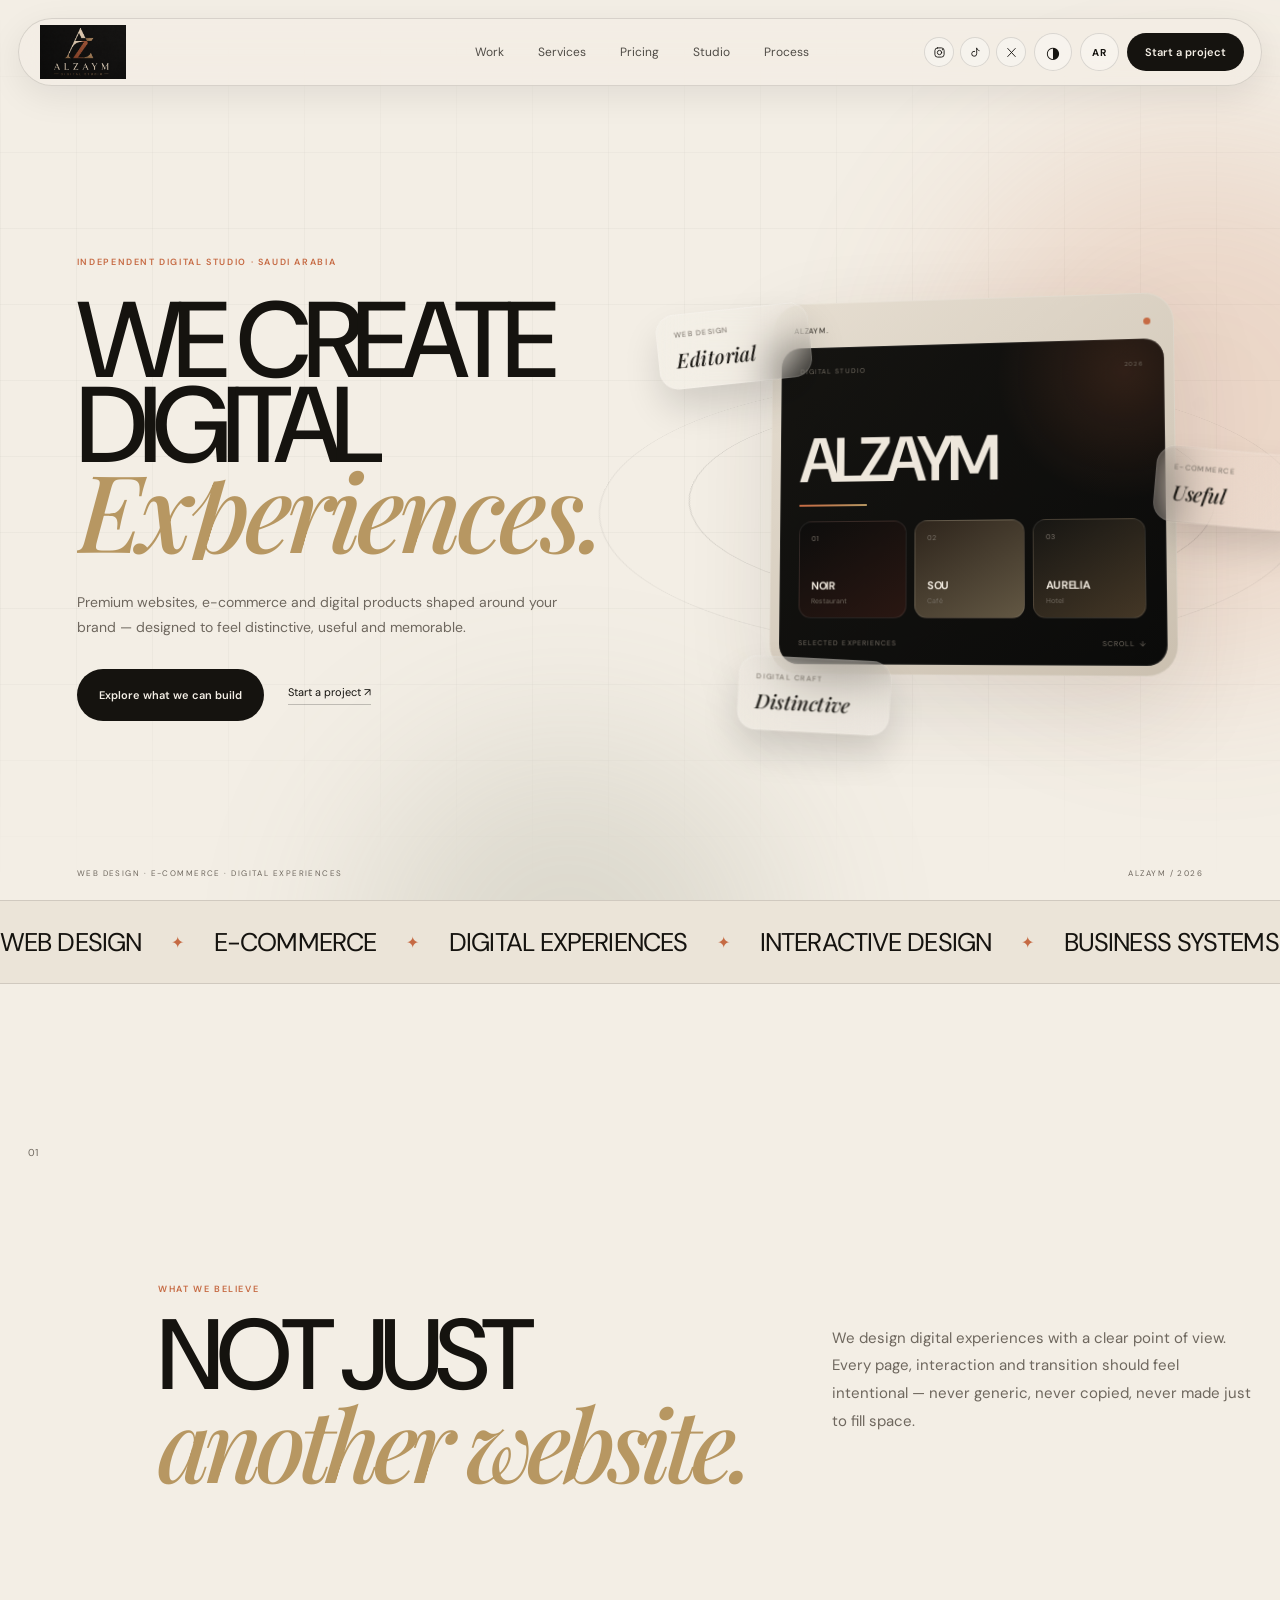
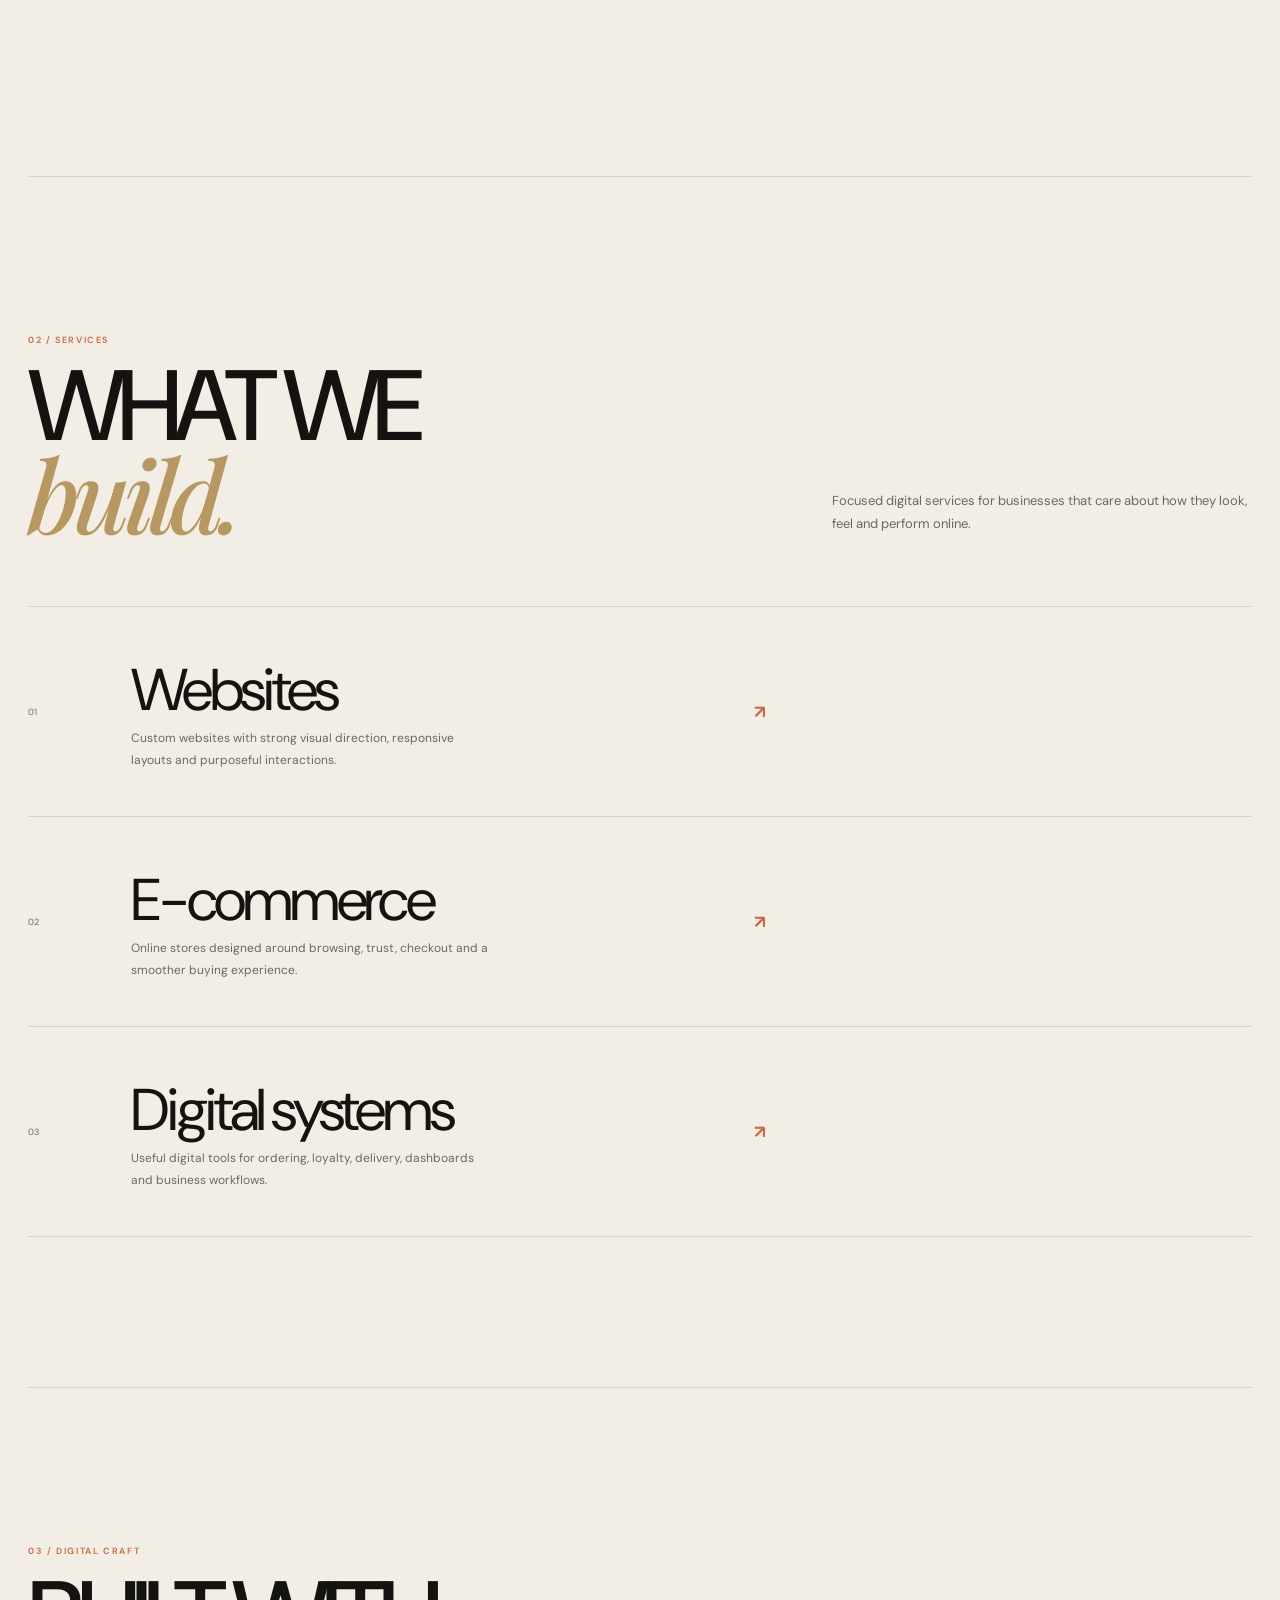
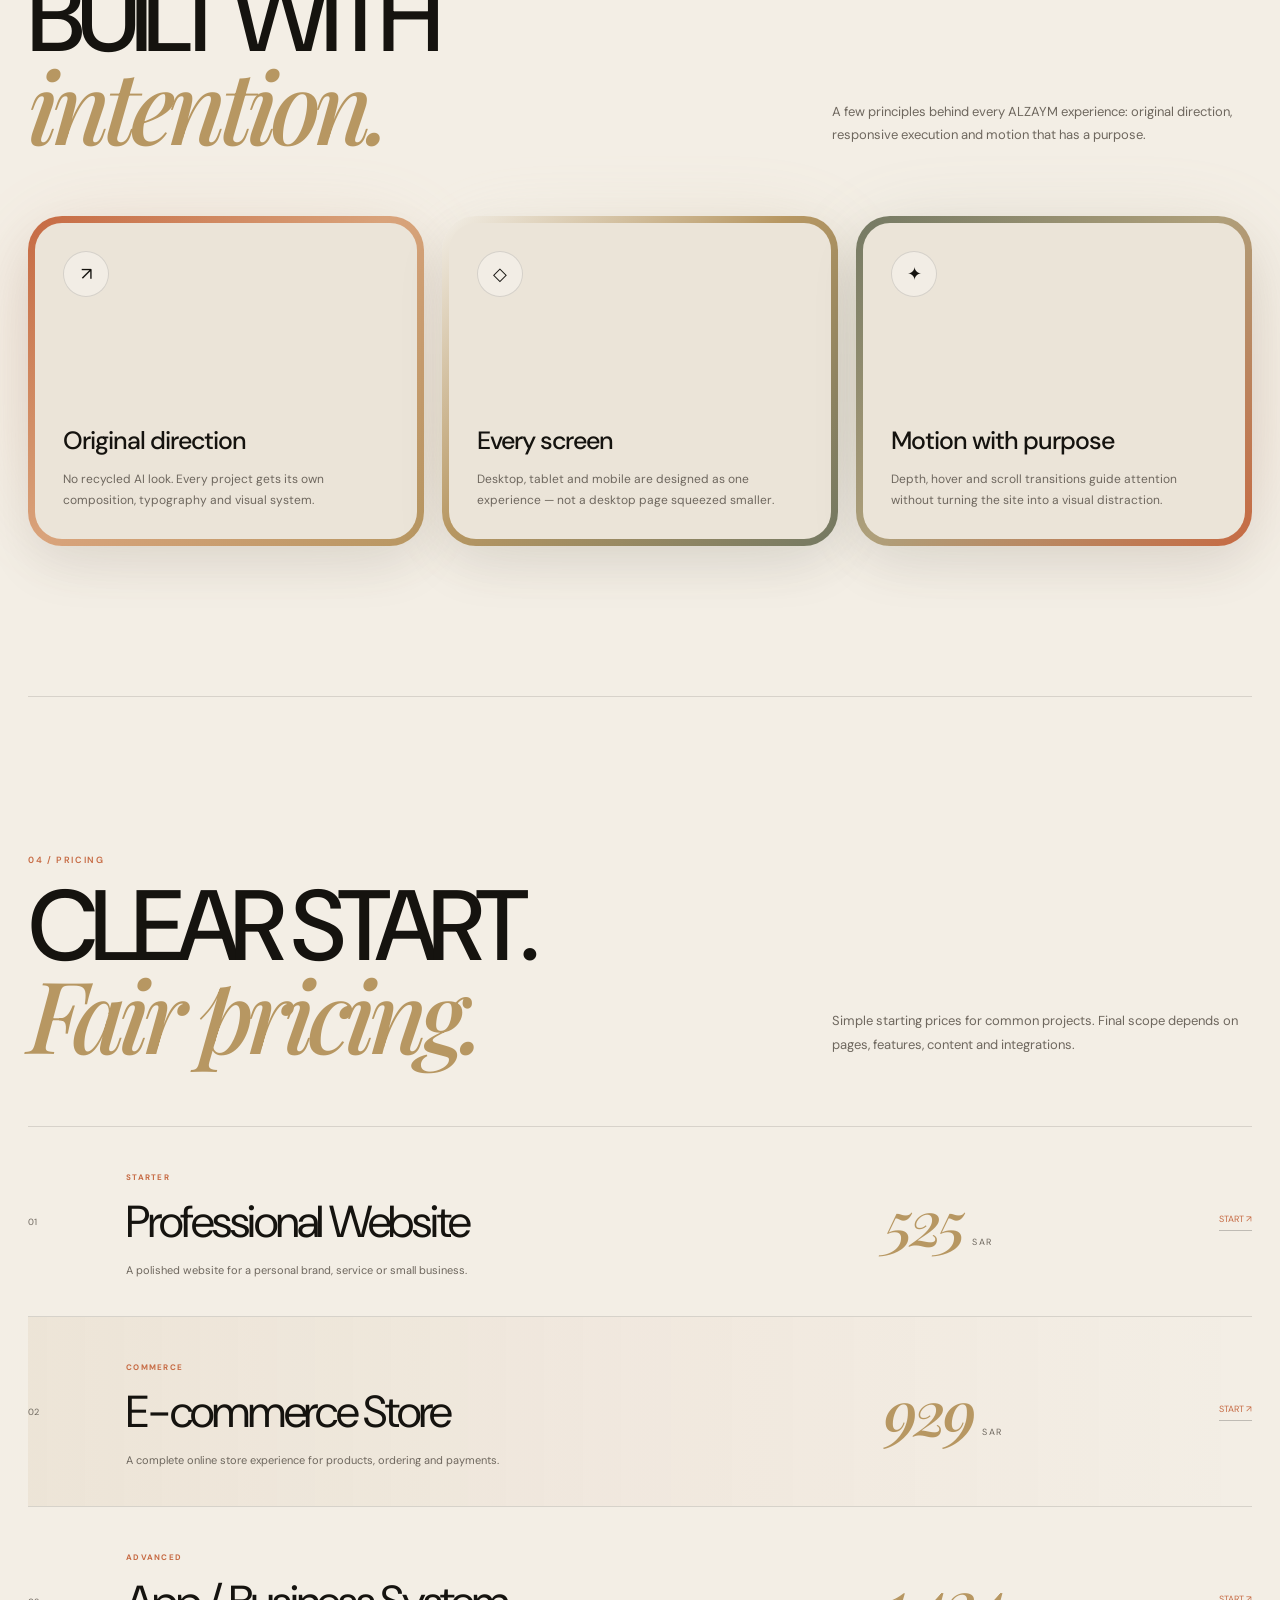
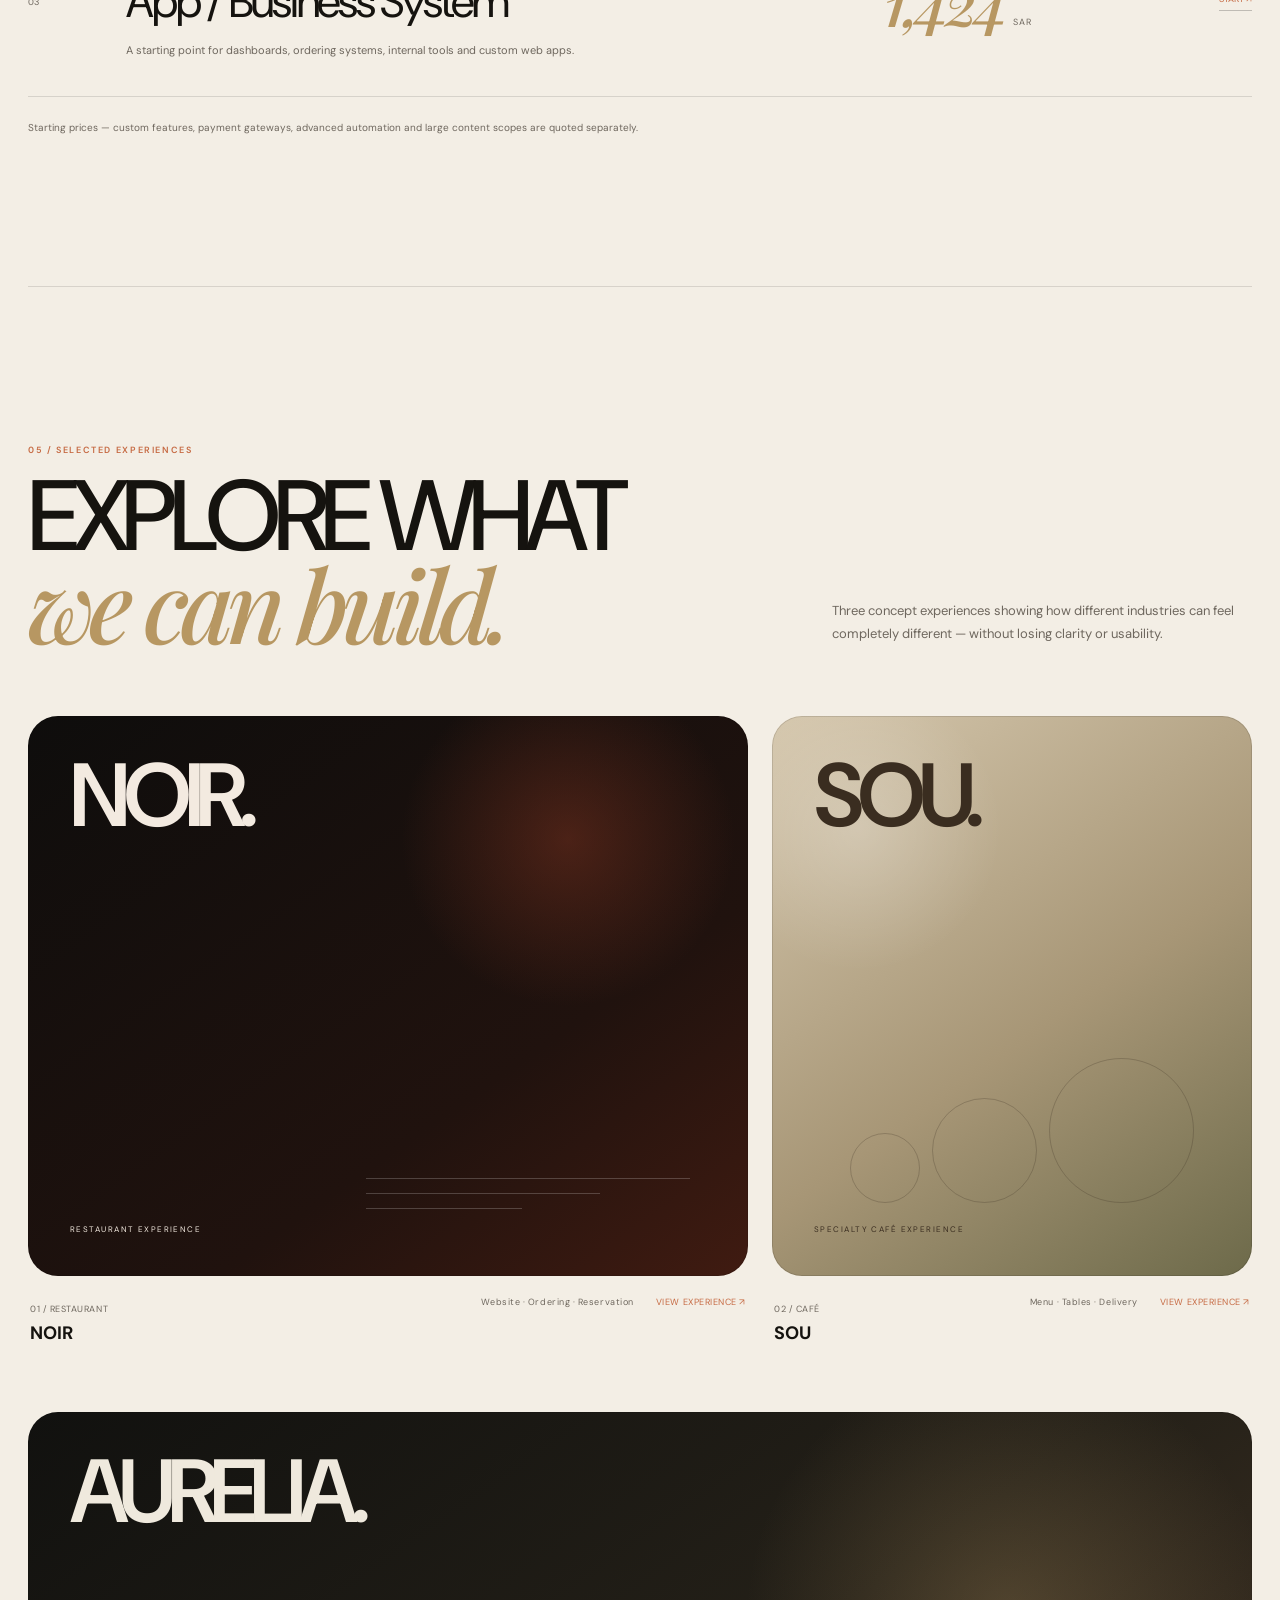
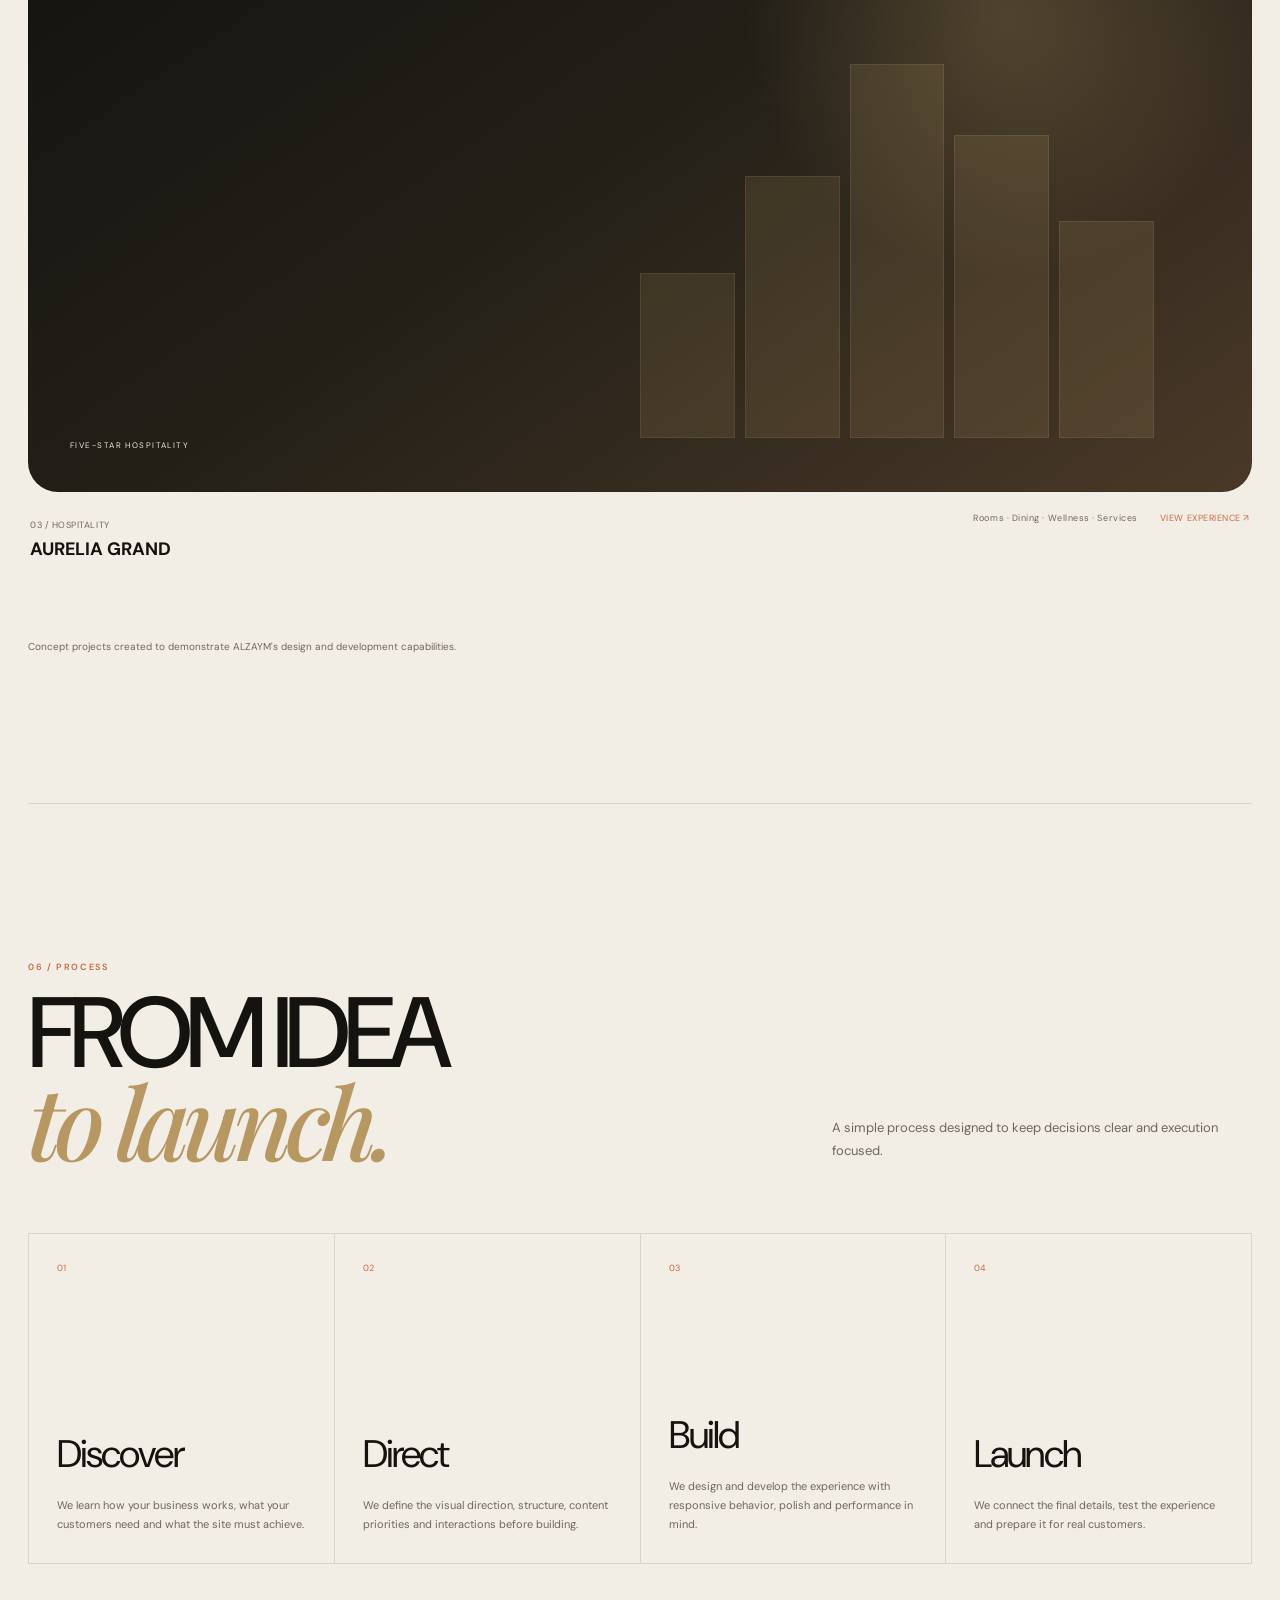
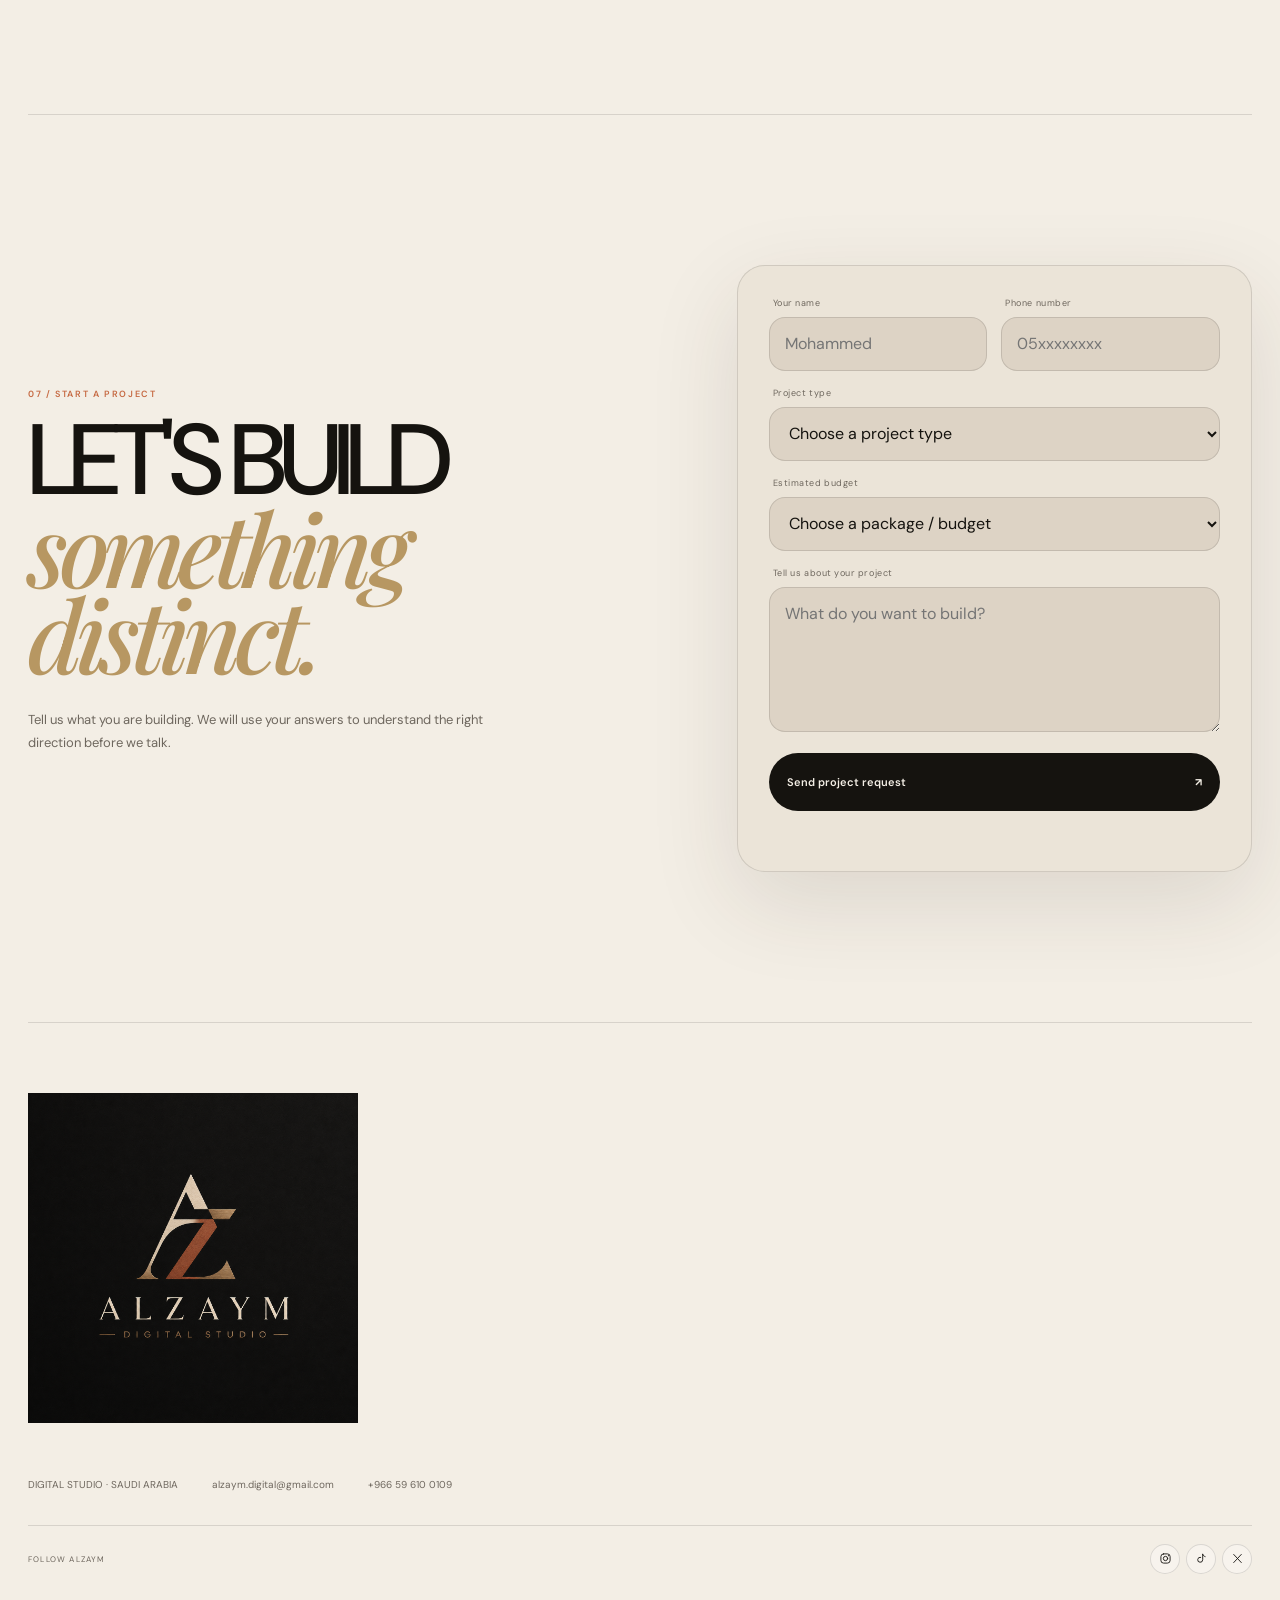
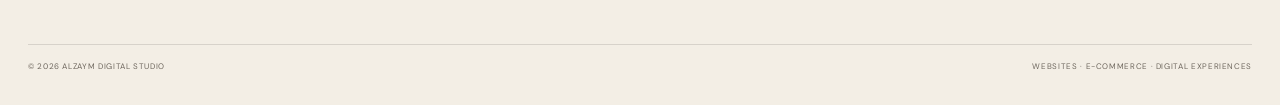
<file: index.html>
<!DOCTYPE html>
<html lang="en" data-theme="dark">
<head>
  <meta charset="UTF-8">
  <meta name="viewport" content="width=device-width, initial-scale=1.0">

  <title>ALZAYM Digital Studio — Websites, E-commerce & Digital Experiences</title>
  <meta name="description" content="ALZAYM Digital Studio creates premium websites, e-commerce experiences and digital products for ambitious businesses in Saudi Arabia and beyond.">
  <meta name="author" content="ALZAYM Digital Studio">
  <meta name="robots" content="index, follow">

  <meta property="og:title" content="ALZAYM Digital Studio">
  <meta property="og:description" content="Websites, e-commerce and digital experiences with a distinctive point of view.">
  <meta property="og:type" content="website">

  <link rel="preconnect" href="https://fonts.googleapis.com">
  <link rel="preconnect" href="https://fonts.gstatic.com" crossorigin>
  <link href="https://fonts.googleapis.com/css2?family=DM+Sans:wght@300;400;500;600;700&family=IBM+Plex+Sans+Arabic:wght@300;400;500;600;700&family=Playfair+Display:ital,wght@0,500;1,500&display=swap" rel="stylesheet">

  <link rel="stylesheet" href="style.css">
</head>

<body>
  <div class="loader" id="loader">
    <img class="loader-logo" src="alzaym-logo.png.png" alt="ALZAYM Digital Studio logo">
    <div class="loader-track"><i></i></div>
    <small>DIGITAL STUDIO</small>
  </div>

  <div class="cursor" id="cursor" aria-hidden="true"><span>VIEW</span></div>

  <header class="site-header" id="siteHeader">
    <a class="brand brand-logo" href="#home" aria-label="ALZAYM home"><img src="alzaym-logo.png.png" alt="ALZAYM Digital Studio"></a>

    <nav class="desktop-nav" aria-label="Primary navigation">
      <a href="#work" data-copy-en="Work" data-copy-ar="الأعمال">Work</a>
      <a href="#services" data-copy-en="Services" data-copy-ar="الخدمات">Services</a>
      <a href="#pricing" data-copy-en="Pricing" data-copy-ar="الأسعار">Pricing</a>
      <a href="#studio" data-copy-en="Studio" data-copy-ar="الاستوديو">Studio</a>
      <a href="#process" data-copy-en="Process" data-copy-ar="الخطوات">Process</a>
    </nav>

    <div class="header-actions">

      <div class="social-links social-links-top" aria-label="Social media">
        <a class="social-icon" href="https://www.instagram.com/alzaym.digital" target="_blank" rel="noopener noreferrer" aria-label="ALZAYM on Instagram" title="Instagram">
          <svg viewBox="0 0 24 24" aria-hidden="true">
            <rect x="3.5" y="3.5" width="17" height="17" rx="5"></rect>
            <circle cx="12" cy="12" r="4"></circle>
            <circle class="fill-dot" cx="17.4" cy="6.7" r="1"></circle>
          </svg>
        </a>
        <a class="social-icon" href="https://www.tiktok.com/@alzaym.digital" target="_blank" rel="noopener noreferrer" aria-label="ALZAYM on TikTok" title="TikTok">
          <svg viewBox="0 0 24 24" aria-hidden="true">
            <path d="M14.2 4.2v10.1a4.6 4.6 0 1 1-3.7-4.5"></path>
            <path d="M14.2 4.2c.7 2.2 2.2 3.7 4.5 4.3"></path>
          </svg>
        </a>
        <a class="social-icon" href="https://x.com/alzaym_digital?s=11" target="_blank" rel="noopener noreferrer" aria-label="ALZAYM on X" title="X">
          <svg viewBox="0 0 24 24" aria-hidden="true">
            <path d="M5 4.5 19 19.5"></path>
            <path d="M19 4.5 5 19.5"></path>
          </svg>
        </a>
      </div>
      <button class="round-control" id="themeToggle" type="button" aria-label="Switch color theme">
        <span id="themeIcon">◐</span>
      </button>

      <button class="lang-control" id="languageToggle" type="button" aria-label="Switch language">
        AR
      </button>

      <a class="start-project" href="#project-form"
         data-copy-en="Start a project"
         data-copy-ar="ابدأ مشروعك">Start a project</a>

      <button class="menu-toggle" id="menuToggle" type="button"
              aria-label="Open menu" aria-expanded="false">
        <span></span><span></span>
      </button>
    </div>
  </header>

  <div class="mobile-menu" id="mobileMenu" aria-hidden="true">
    <div class="mobile-menu-inner">
      <div class="mobile-menu-top">
        <span>ALZAYM DIGITAL STUDIO</span>
        <small>© 2026</small>
      </div>

      <nav>
        <a href="#work">
          <span>01</span>
          <strong data-copy-en="Work" data-copy-ar="الأعمال">Work</strong>
          <b>↗</b>
        </a>
        <a href="#services">
          <span>02</span>
          <strong data-copy-en="Services" data-copy-ar="الخدمات">Services</strong>
          <b>↗</b>
        </a>
        <a href="#pricing">
          <span>03</span>
          <strong data-copy-en="Pricing" data-copy-ar="الأسعار">Pricing</strong>
          <b>↗</b>
        </a>
        <a href="#studio">
          <span>04</span>
          <strong data-copy-en="Studio" data-copy-ar="الاستوديو">Studio</strong>
          <b>↗</b>
        </a>
        <a href="#process">
          <span>05</span>
          <strong data-copy-en="Process" data-copy-ar="الخطوات">Process</strong>
          <b>↗</b>
        </a>
        <a href="#project-form">
          <span>06</span>
          <strong data-copy-en="Contact" data-copy-ar="تواصل">Contact</strong>
          <b>↗</b>
        </a>
      </nav>

      <div class="mobile-menu-foot">
        <a href="mailto:alzaym.digital@gmail.com">alzaym.digital@gmail.com</a>
        <a href="https://wa.me/966596100109" target="_blank" rel="noopener">WhatsApp ↗</a>
      </div>
    </div>
  </div>

  <main>
    <section class="hero" id="home">
      <div class="hero-grid" aria-hidden="true"></div>
      <div class="hero-ambient hero-ambient-a" aria-hidden="true"></div>
      <div class="hero-ambient hero-ambient-b" aria-hidden="true"></div>

      <div class="hero-copy">
        <p class="eyebrow reveal"
           data-copy-en="INDEPENDENT DIGITAL STUDIO · SAUDI ARABIA"
           data-copy-ar="استوديو رقمي مستقل · المملكة العربية السعودية">
          INDEPENDENT DIGITAL STUDIO · SAUDI ARABIA
        </p>

        <h1 class="hero-title" aria-label="We create digital experiences">
          <span class="title-mask"><span data-copy-en="WE CREATE" data-copy-ar="نصنع">WE CREATE</span></span>
          <span class="title-mask"><span data-copy-en="DIGITAL" data-copy-ar="تجارب">DIGITAL</span></span>
          <span class="title-mask serif"><em data-copy-en="Experiences." data-copy-ar="رقمية.">Experiences.</em></span>
        </h1>

        <p class="hero-description reveal"
           data-copy-en="Premium websites, e-commerce and digital products shaped around your brand — designed to feel distinctive, useful and memorable."
           data-copy-ar="نصمم مواقع ومتاجر ومنتجات رقمية راقية مبنية حول هوية مشروعك، لتكون مميزة وعملية وسهلة التذكر.">
          Premium websites, e-commerce and digital products shaped around your brand — designed to feel distinctive, useful and memorable.
        </p>

        <div class="hero-actions reveal">
          <a class="primary-cta" href="#work"
             data-copy-en="Explore what we can build"
             data-copy-ar="اكتشف ما يمكننا بناؤه">
            Explore what we can build
          </a>

          <a class="text-cta" href="#project-form"
             data-copy-en="Start a project ↗"
             data-copy-ar="ابدأ مشروعك ↗">
            Start a project ↗
          </a>
        </div>
      </div>

      <div class="gateway" id="gateway" aria-hidden="true">
        <div class="gateway-orbit orbit-one"></div>
        <div class="gateway-orbit orbit-two"></div>

        <div class="gateway-stage" id="gatewayStage">
          <div class="device">
            <div class="device-cap">
              <span>ALZAYM.</span>
              <i></i>
            </div>

            <div class="device-screen">
              <div class="screen-head">
                <span>DIGITAL STUDIO</span>
                <small>2026</small>
              </div>

              <div class="screen-title">ALZAYM</div>
              <div class="screen-rule"></div>

              <div class="screen-projects">
                <div class="mini-project mini-noir">
                  <small>01</small><strong>NOIR</strong><span>Restaurant</span>
                </div>
                <div class="mini-project mini-sou">
                  <small>02</small><strong>SOU</strong><span>Café</span>
                </div>
                <div class="mini-project mini-aurelia">
                  <small>03</small><strong>AURELIA</strong><span>Hotel</span>
                </div>
              </div>

              <div class="screen-footer">
                <span>SELECTED EXPERIENCES</span>
                <span>SCROLL ↓</span>
              </div>
            </div>
          </div>

          <div class="glass-tag tag-one">
            <small>WEB DESIGN</small>
            <strong>Editorial</strong>
          </div>

          <div class="glass-tag tag-two">
            <small>E-COMMERCE</small>
            <strong>Useful</strong>
          </div>

          <div class="glass-tag tag-three">
            <small>DIGITAL CRAFT</small>
            <strong>Distinctive</strong>
          </div>
        </div>
      </div>

      <div class="hero-bottomline">
        <span>WEB DESIGN · E-COMMERCE · DIGITAL EXPERIENCES</span>
        <span>ALZAYM / 2026</span>
      </div>
    </section>

    <section class="marquee" aria-label="ALZAYM services">
      <div class="marquee-track">
        <span>WEB DESIGN</span><i>✦</i>
        <span>E-COMMERCE</span><i>✦</i>
        <span>DIGITAL EXPERIENCES</span><i>✦</i>
        <span>INTERACTIVE DESIGN</span><i>✦</i>
        <span>BUSINESS SYSTEMS</span><i>✦</i>
        <span>WEB DEVELOPMENT</span><i>✦</i>

        <span>WEB DESIGN</span><i>✦</i>
        <span>E-COMMERCE</span><i>✦</i>
        <span>DIGITAL EXPERIENCES</span><i>✦</i>
        <span>INTERACTIVE DESIGN</span><i>✦</i>
        <span>BUSINESS SYSTEMS</span><i>✦</i>
        <span>WEB DEVELOPMENT</span><i>✦</i>
      </div>
    </section>

    <section class="studio-intro page-section" id="studio">
      <div class="section-index">01</div>

      <div class="intro-heading">
        <p class="section-kicker"
           data-copy-en="WHAT WE BELIEVE"
           data-copy-ar="فلسفتنا">WHAT WE BELIEVE</p>

        <h2 class="section-title reveal">
          <span data-copy-en="NOT JUST" data-copy-ar="ليس مجرد">NOT JUST</span>
          <em data-copy-en="another website." data-copy-ar="موقع آخر.">another website.</em>
        </h2>
      </div>

      <p class="section-copy reveal"
         data-copy-en="We design digital experiences with a clear point of view. Every page, interaction and transition should feel intentional — never generic, never copied, never made just to fill space."
         data-copy-ar="نصمم التجربة الرقمية برؤية واضحة. كل صفحة وحركة وانتقال لها سبب، بعيدًا عن القوالب المكررة والتفاصيل التي لا تخدم المشروع.">
        We design digital experiences with a clear point of view. Every page, interaction and transition should feel intentional — never generic, never copied, never made just to fill space.
      </p>
    </section>

    <section class="services-section page-section" id="services">
      <div class="section-head">
        <div>
          <span class="section-kicker">02 / SERVICES</span>
          <h2 class="section-title reveal">
            <span data-copy-en="WHAT WE" data-copy-ar="ماذا">WHAT WE</span>
            <em data-copy-en="build." data-copy-ar="نبني.">build.</em>
          </h2>
        </div>

        <p data-copy-en="Focused digital services for businesses that care about how they look, feel and perform online."
           data-copy-ar="خدمات رقمية مركزة للمشاريع التي تهتم بالشكل والتجربة والأداء على الإنترنت.">
          Focused digital services for businesses that care about how they look, feel and perform online.
        </p>
      </div>

      <div class="service-grid">
        <article class="service-card reveal">
          <span class="service-number">01</span>
          <div>
            <h3 data-copy-en="Websites" data-copy-ar="المواقع">Websites</h3>
            <p data-copy-en="Custom websites with strong visual direction, responsive layouts and purposeful interactions."
               data-copy-ar="مواقع مخصصة بهوية بصرية قوية، تصميم متجاوب وتفاعلات مدروسة.">
              Custom websites with strong visual direction, responsive layouts and purposeful interactions.
            </p>
          </div>
          <b>↗</b>
        </article>

        <article class="service-card reveal">
          <span class="service-number">02</span>
          <div>
            <h3 data-copy-en="E-commerce" data-copy-ar="المتاجر الإلكترونية">E-commerce</h3>
            <p data-copy-en="Online stores designed around browsing, trust, checkout and a smoother buying experience."
               data-copy-ar="متاجر إلكترونية مبنية حول سهولة التصفح والثقة والدفع وتجربة شراء أفضل.">
              Online stores designed around browsing, trust, checkout and a smoother buying experience.
            </p>
          </div>
          <b>↗</b>
        </article>

        <article class="service-card reveal">
          <span class="service-number">03</span>
          <div>
            <h3 data-copy-en="Digital systems" data-copy-ar="الأنظمة الرقمية">Digital systems</h3>
            <p data-copy-en="Useful digital tools for ordering, loyalty, delivery, dashboards and business workflows."
               data-copy-ar="أدوات رقمية عملية للطلبات والولاء والتوصيل ولوحات التحكم وسير العمل.">
              Useful digital tools for ordering, loyalty, delivery, dashboards and business workflows.
            </p>
          </div>
          <b>↗</b>
        </article>
      </div>
    </section>


    <section class="capabilities-section page-section" id="capabilities">
      <div class="section-head">
        <div>
          <span class="section-kicker">03 / DIGITAL CRAFT</span>
          <h2 class="section-title reveal">
            <span data-copy-en="BUILT WITH" data-copy-ar="مصمم">BUILT WITH</span>
            <em data-copy-en="intention." data-copy-ar="بعناية.">intention.</em>
          </h2>
        </div>
        <p
          data-copy-en="A few principles behind every ALZAYM experience: original direction, responsive execution and motion that has a purpose."
          data-copy-ar="ثلاثة مبادئ خلف كل تجربة من ALZAYM: اتجاه بصري أصلي، تنفيذ متجاوب، وحركة لها وظيفة واضحة.">
          A few principles behind every ALZAYM experience: original direction, responsive execution and motion that has a purpose.
        </p>
      </div>

      <div class="glow-card-grid">
        <article class="glow-feature reveal" style="--card-gradient:linear-gradient(137deg,#C66A43 0%,#D9A37B 48%,#B79762 100%)">
          <div class="glow-feature-aura"></div>
          <div class="glow-feature-card">
            <div class="glow-icon" aria-hidden="true">↗</div>
            <div>
              <h3 data-copy-en="Original direction" data-copy-ar="اتجاه أصلي">Original direction</h3>
              <p data-copy-en="No recycled AI look. Every project gets its own composition, typography and visual system."
                 data-copy-ar="لا نعتمد مظهرًا مكررًا. كل مشروع يحصل على تكوين وخطوط ونظام بصري يناسب هويته.">
                No recycled AI look. Every project gets its own composition, typography and visual system.
              </p>
            </div>
          </div>
        </article>

        <article class="glow-feature reveal" style="--card-gradient:linear-gradient(137deg,#F2EEE6 0%,#B79762 46%,#747963 100%)">
          <div class="glow-feature-aura"></div>
          <div class="glow-feature-card">
            <div class="glow-icon" aria-hidden="true">◇</div>
            <div>
              <h3 data-copy-en="Every screen" data-copy-ar="لكل شاشة">Every screen</h3>
              <p data-copy-en="Desktop, tablet and mobile are designed as one experience — not a desktop page squeezed smaller."
                 data-copy-ar="الكمبيوتر والجهاز اللوحي والجوال تُصمم كتجربة واحدة، وليس مجرد تصغير لصفحة الكمبيوتر.">
                Desktop, tablet and mobile are designed as one experience — not a desktop page squeezed smaller.
              </p>
            </div>
          </div>
        </article>

        <article class="glow-feature reveal" style="--card-gradient:linear-gradient(137deg,#747963 0%,#AFA07B 48%,#C66A43 100%)">
          <div class="glow-feature-aura"></div>
          <div class="glow-feature-card">
            <div class="glow-icon" aria-hidden="true">✦</div>
            <div>
              <h3 data-copy-en="Motion with purpose" data-copy-ar="حركة لها هدف">Motion with purpose</h3>
              <p data-copy-en="Depth, hover and scroll transitions guide attention without turning the site into a visual distraction."
                 data-copy-ar="العمق والهوفر وحركات التمرير توجه الانتباه بدون أن تتحول التجربة إلى تشتيت بصري.">
                Depth, hover and scroll transitions guide attention without turning the site into a visual distraction.
              </p>
            </div>
          </div>
        </article>
      </div>
    </section>

    <section class="pricing-section page-section" id="pricing">
      <div class="section-head pricing-head">
        <div>
          <span class="section-kicker">04 / PRICING</span>
          <h2 class="section-title reveal">
            <span data-copy-en="CLEAR START." data-copy-ar="بداية واضحة.">CLEAR START.</span>
            <em data-copy-en="Fair pricing." data-copy-ar="وسعر منطقي.">Fair pricing.</em>
          </h2>
        </div>
        <p
          data-copy-en="Simple starting prices for common projects. Final scope depends on pages, features, content and integrations."
          data-copy-ar="أسعار بداية واضحة للمشاريع الشائعة. السعر النهائي يعتمد على عدد الصفحات والخصائص والمحتوى والربط المطلوب.">
          Simple starting prices for common projects. Final scope depends on pages, features, content and integrations.
        </p>
      </div>

      <div class="pricing-list">
        <article class="price-row reveal">
          <span class="price-index">01</span>
          <div class="price-name">
            <small data-copy-en="STARTER" data-copy-ar="البداية">STARTER</small>
            <h3 data-copy-en="Professional Website" data-copy-ar="موقع احترافي">Professional Website</h3>
            <p data-copy-en="A polished website for a personal brand, service or small business."
               data-copy-ar="موقع احترافي للعلامة الشخصية أو الخدمات أو المشاريع الصغيرة.">
              A polished website for a personal brand, service or small business.
            </p>
          </div>
          <div class="price-amount"><strong>525</strong><span>SAR</span></div>
          <a href="#project-form" class="price-action">START ↗</a>
        </article>

        <article class="price-row featured reveal">
          <span class="price-index">02</span>
          <div class="price-name">
            <small data-copy-en="COMMERCE" data-copy-ar="المتجر">COMMERCE</small>
            <h3 data-copy-en="E-commerce Store" data-copy-ar="متجر إلكتروني">E-commerce Store</h3>
            <p data-copy-en="A complete online store experience for products, ordering and payments."
               data-copy-ar="تجربة متجر إلكتروني متكاملة للمنتجات والطلبات وخيارات الدفع.">
              A complete online store experience for products, ordering and payments.
            </p>
          </div>
          <div class="price-amount"><strong>929</strong><span>SAR</span></div>
          <a href="#project-form" class="price-action">START ↗</a>
        </article>

        <article class="price-row reveal">
          <span class="price-index">03</span>
          <div class="price-name">
            <small data-copy-en="ADVANCED" data-copy-ar="المتقدم">ADVANCED</small>
            <h3 data-copy-en="App / Business System" data-copy-ar="تطبيق / نظام أعمال">App / Business System</h3>
            <p data-copy-en="A starting point for dashboards, ordering systems, internal tools and custom web apps."
               data-copy-ar="سعر بداية للوحات التحكم وأنظمة الطلب والأدوات الداخلية وتطبيقات الويب المخصصة.">
              A starting point for dashboards, ordering systems, internal tools and custom web apps.
            </p>
          </div>
          <div class="price-amount"><strong>1,424</strong><span>SAR</span></div>
          <a href="#project-form" class="price-action">START ↗</a>
        </article>
      </div>

      <p class="pricing-note"
         data-copy-en="Starting prices — custom features, payment gateways, advanced automation and large content scopes are quoted separately."
         data-copy-ar="هذه أسعار بداية — الخصائص المخصصة وبوابات الدفع والأتمتة المتقدمة والمحتوى الكبير تُسعّر حسب نطاق المشروع.">
        Starting prices — custom features, payment gateways, advanced automation and large content scopes are quoted separately.
      </p>
    </section>

    <section class="work-section page-section" id="work">
      <div class="section-head work-head">
        <div>
          <span class="section-kicker">05 / SELECTED EXPERIENCES</span>
          <h2 class="section-title reveal">
            <span data-copy-en="EXPLORE WHAT" data-copy-ar="اكتشف ما">EXPLORE WHAT</span>
            <em data-copy-en="we can build." data-copy-ar="يمكننا بناؤه.">we can build.</em>
          </h2>
        </div>

        <p data-copy-en="Three concept experiences showing how different industries can feel completely different — without losing clarity or usability."
           data-copy-ar="ثلاث تجارب تصورية توضح كيف يمكن لكل نشاط أن يمتلك هوية مختلفة تمامًا دون التضحية بالوضوح وسهولة الاستخدام.">
          Three concept experiences showing how different industries can feel completely different — without losing clarity or usability.
        </p>
      </div>

      <div class="project-list">
        <a class="project-card project-noir reveal" data-project="NOIR" href="./demos/noir/index.html" aria-label="Open NOIR restaurant concept">
          <div class="project-visual">
            <div class="project-poster">
              <span>NOIR.</span>
              <small>RESTAURANT EXPERIENCE</small>
              <div class="poster-lines"><i></i><i></i><i></i></div>
            </div>
            <div class="project-glass">
              <small>01 / RESTAURANT</small>
              <strong>NOIR</strong>
              <span>Concept experience</span>
            </div>
          </div>

          <div class="project-meta">
            <div><span>01 / RESTAURANT</span><h3>NOIR</h3></div>
            <p>Website · Ordering · Reservation</p>
            <span class="project-action" data-copy-en="VIEW EXPERIENCE ↗" data-copy-ar="عرض التجربة ↗">VIEW EXPERIENCE ↗</span>
          </div>
        </a>

        <a class="project-card project-sou reveal" data-project="SOU" href="./demos/sou/index.html" aria-label="Open SOU café concept">
          <div class="project-visual">
            <div class="project-poster">
              <span>SOU.</span>
              <small>SPECIALTY CAFÉ EXPERIENCE</small>
              <div class="poster-circles"><i></i><i></i><i></i></div>
            </div>
            <div class="project-glass">
              <small>02 / CAFÉ</small>
              <strong>SOU</strong>
              <span>Concept experience</span>
            </div>
          </div>

          <div class="project-meta">
            <div><span>02 / CAFÉ</span><h3>SOU</h3></div>
            <p>Menu · Tables · Delivery</p>
            <span class="project-action" data-copy-en="VIEW EXPERIENCE ↗" data-copy-ar="عرض التجربة ↗">VIEW EXPERIENCE ↗</span>
          </div>
        </a>

        <a class="project-card project-aurelia reveal" data-project="AURELIA" href="./demos/aurelia/index.html" aria-label="Open AURELIA hotel concept">
          <div class="project-visual">
            <div class="project-poster">
              <span>AURELIA.</span>
              <small>FIVE-STAR HOSPITALITY</small>
              <div class="hotel-lines"><i></i><i></i><i></i><i></i><i></i></div>
            </div>
            <div class="project-glass">
              <small>03 / HOSPITALITY</small>
              <strong>AURELIA GRAND</strong>
              <span>Concept experience</span>
            </div>
          </div>

          <div class="project-meta">
            <div><span>03 / HOSPITALITY</span><h3>AURELIA GRAND</h3></div>
            <p>Rooms · Dining · Wellness · Services</p>
            <span class="project-action" data-copy-en="VIEW EXPERIENCE ↗" data-copy-ar="عرض التجربة ↗">VIEW EXPERIENCE ↗</span>
          </div>
        </a>
      </div>

      <p class="demo-note"
         data-copy-en="Concept projects created to demonstrate ALZAYM's design and development capabilities."
         data-copy-ar="مشاريع تصورية صُممت لعرض قدرات ALZAYM في التصميم والتطوير.">
        Concept projects created to demonstrate ALZAYM's design and development capabilities.
      </p>
    </section>

    <section class="process-section page-section" id="process">
      <div class="section-head">
        <div>
          <span class="section-kicker">06 / PROCESS</span>
          <h2 class="section-title reveal">
            <span data-copy-en="FROM IDEA" data-copy-ar="من الفكرة">FROM IDEA</span>
            <em data-copy-en="to launch." data-copy-ar="إلى الإطلاق.">to launch.</em>
          </h2>
        </div>

        <p data-copy-en="A simple process designed to keep decisions clear and execution focused."
           data-copy-ar="عملية واضحة تحافظ على القرارات بسيطة والتنفيذ مركزًا.">
          A simple process designed to keep decisions clear and execution focused.
        </p>
      </div>

      <div class="process-grid">
        <article class="reveal">
          <span>01</span>
          <h3 data-copy-en="Discover" data-copy-ar="نفهم">Discover</h3>
          <p data-copy-en="We learn how your business works, what your customers need and what the site must achieve."
             data-copy-ar="نفهم طريقة عمل نشاطك واحتياجات عملائك وما الذي يجب أن يحققه الموقع.">
            We learn how your business works, what your customers need and what the site must achieve.
          </p>
        </article>

        <article class="reveal">
          <span>02</span>
          <h3 data-copy-en="Direct" data-copy-ar="نحدد الاتجاه">Direct</h3>
          <p data-copy-en="We define the visual direction, structure, content priorities and interactions before building."
             data-copy-ar="نحدد الاتجاه البصري والهيكل وأولوية المحتوى والتفاعلات قبل التنفيذ.">
            We define the visual direction, structure, content priorities and interactions before building.
          </p>
        </article>

        <article class="reveal">
          <span>03</span>
          <h3 data-copy-en="Build" data-copy-ar="نبني">Build</h3>
          <p data-copy-en="We design and develop the experience with responsive behavior, polish and performance in mind."
             data-copy-ar="نصمم ونطور التجربة مع الاهتمام بالتجاوب والجودة والأداء.">
            We design and develop the experience with responsive behavior, polish and performance in mind.
          </p>
        </article>

        <article class="reveal">
          <span>04</span>
          <h3 data-copy-en="Launch" data-copy-ar="نطلق">Launch</h3>
          <p data-copy-en="We connect the final details, test the experience and prepare it for real customers."
             data-copy-ar="نربط التفاصيل النهائية ونختبر التجربة ونجهزها للعملاء الحقيقيين.">
            We connect the final details, test the experience and prepare it for real customers.
          </p>
        </article>
      </div>
    </section>

    <section class="project-form-section page-section" id="project-form">
      <div class="form-copy">
        <span class="section-kicker">07 / START A PROJECT</span>
        <h2 class="section-title reveal">
          <span data-copy-en="LET'S BUILD" data-copy-ar="لنصنع">LET'S BUILD</span>
          <em data-copy-en="something distinct." data-copy-ar="شيئًا مميزًا.">something distinct.</em>
        </h2>

        <p data-copy-en="Tell us what you are building. We will use your answers to understand the right direction before we talk."
           data-copy-ar="أخبرنا عمّا تريد بناءه، وسنستخدم إجاباتك لفهم الاتجاه المناسب قبل التواصل.">
          Tell us what you are building. We will use your answers to understand the right direction before we talk.
        </p>
      </div>

      <form id="clientForm" class="project-form">
        <div class="form-row">
          <label>
            <span data-copy-en="Your name" data-copy-ar="اسمك">Your name</span>
            <input type="text" id="name" placeholder="Mohammed" required>
          </label>

          <label>
            <span data-copy-en="Phone number" data-copy-ar="رقم التواصل">Phone number</span>
            <input type="tel" id="phone" placeholder="05xxxxxxxx" required>
          </label>
        </div>

        <label>
          <span data-copy-en="Project type" data-copy-ar="نوع المشروع">Project type</span>
          <select id="service" required>
            <option value="">Choose a project type</option>
            <option value="موقع إلكتروني احترافي">Professional website</option>
            <option value="متجر إلكتروني">Online store</option>
            <option value="نظام مبيعات وكاشير">POS & sales system</option>
            <option value="نظام مخزون وولاء">Inventory & loyalty system</option>
            <option value="تطبيق أو منصة">App or platform</option>
            <option value="طلبات وتوصيل">Ordering & delivery</option>
            <option value="مشروع آخر">Other</option>
          </select>
        </label>

        <label>
          <span data-copy-en="Estimated budget" data-copy-ar="الميزانية التقريبية">Estimated budget</span>
          <select id="budget" required>
            <option value="">Choose a package / budget</option>
            <option value="525 ريال — موقع احترافي">Professional Website — 525 SAR</option>
            <option value="929 ريال — متجر إلكتروني">E-commerce Store — 929 SAR</option>
            <option value="1424 ريال — تطبيق / نظام أعمال">App / Business System — 1,424 SAR</option>
            <option value="مشروع مخصص — طلب تسعير">Custom Project — Request Quote</option>
          </select>
        </label>

        <label>
          <span data-copy-en="Tell us about your project" data-copy-ar="حدثنا عن مشروعك">Tell us about your project</span>
          <textarea id="details" placeholder="What do you want to build?" required></textarea>
        </label>

        <button class="submit-project" type="submit">
          <span data-copy-en="Send project request" data-copy-ar="أرسل طلب المشروع">Send project request</span>
          <b>↗</b>
        </button>

        <p class="form-status" id="formStatus" aria-live="polite"></p>
      </form>
    </section>
  </main>

  <footer class="site-footer">
    <div class="footer-brand footer-logo"><img src="alzaym-logo.png.png" alt="ALZAYM Digital Studio"></div>

    <div class="footer-copy">
      <span>DIGITAL STUDIO · SAUDI ARABIA</span>
      <a href="mailto:alzaym.digital@gmail.com">alzaym.digital@gmail.com</a>
      <a href="https://wa.me/966596100109" target="_blank" rel="noopener">+966 59 610 0109</a>
    </div>


    <div class="footer-social-row">
      <span>FOLLOW ALZAYM</span>
      <div class="social-links social-links-footer" aria-label="Social media">
        <a class="social-icon" href="https://www.instagram.com/alzaym.digital" target="_blank" rel="noopener noreferrer" aria-label="ALZAYM on Instagram" title="Instagram">
          <svg viewBox="0 0 24 24" aria-hidden="true">
            <rect x="3.5" y="3.5" width="17" height="17" rx="5"></rect>
            <circle cx="12" cy="12" r="4"></circle>
            <circle class="fill-dot" cx="17.4" cy="6.7" r="1"></circle>
          </svg>
        </a>
        <a class="social-icon" href="https://www.tiktok.com/@alzaym.digital" target="_blank" rel="noopener noreferrer" aria-label="ALZAYM on TikTok" title="TikTok">
          <svg viewBox="0 0 24 24" aria-hidden="true">
            <path d="M14.2 4.2v10.1a4.6 4.6 0 1 1-3.7-4.5"></path>
            <path d="M14.2 4.2c.7 2.2 2.2 3.7 4.5 4.3"></path>
          </svg>
        </a>
        <a class="social-icon" href="https://x.com/alzaym_digital?s=11" target="_blank" rel="noopener noreferrer" aria-label="ALZAYM on X" title="X">
          <svg viewBox="0 0 24 24" aria-hidden="true">
            <path d="M5 4.5 19 19.5"></path>
            <path d="M19 4.5 5 19.5"></path>
          </svg>
        </a>
      </div>
    </div>

    <div class="footer-bottom">
      <span>© 2026 ALZAYM DIGITAL STUDIO</span>
      <span>WEBSITES · E-COMMERCE · DIGITAL EXPERIENCES</span>
    </div>
  </footer>

  <script src="script.js"></script>
</body>
</html>
</file>
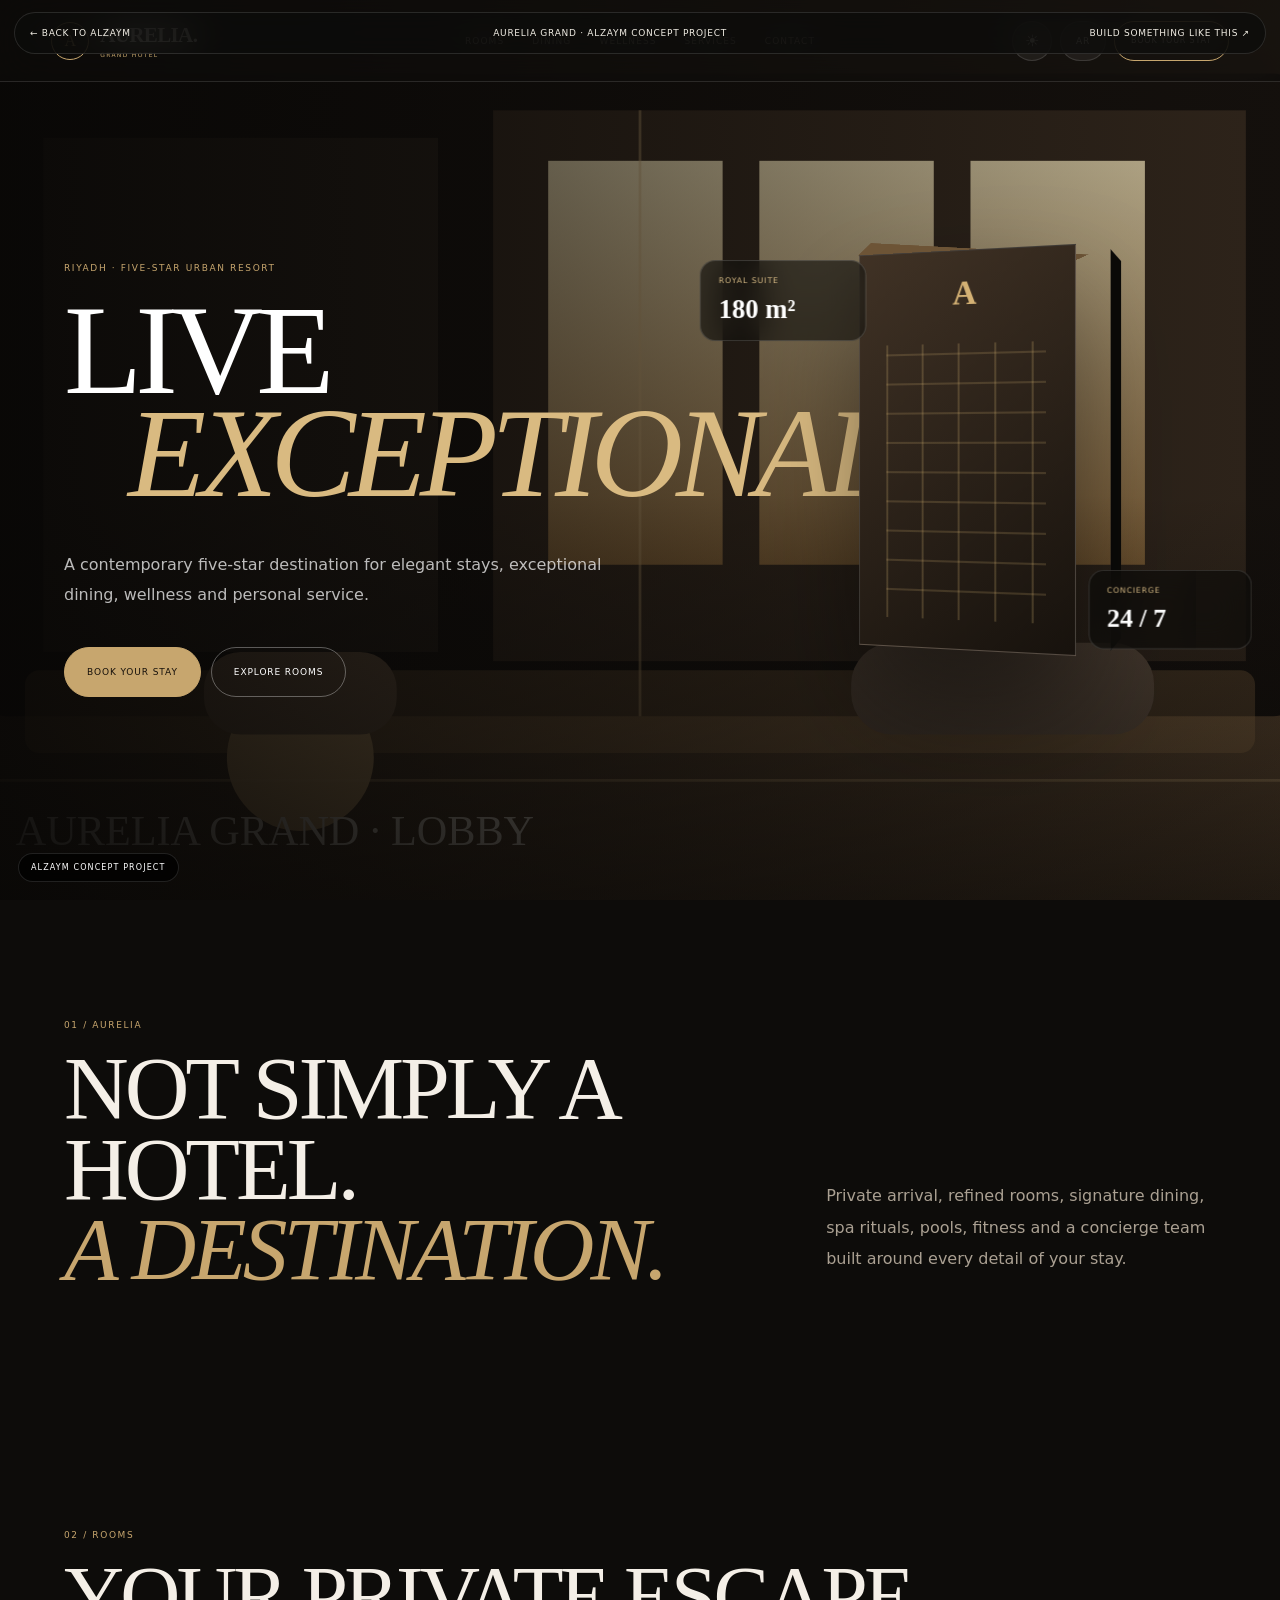
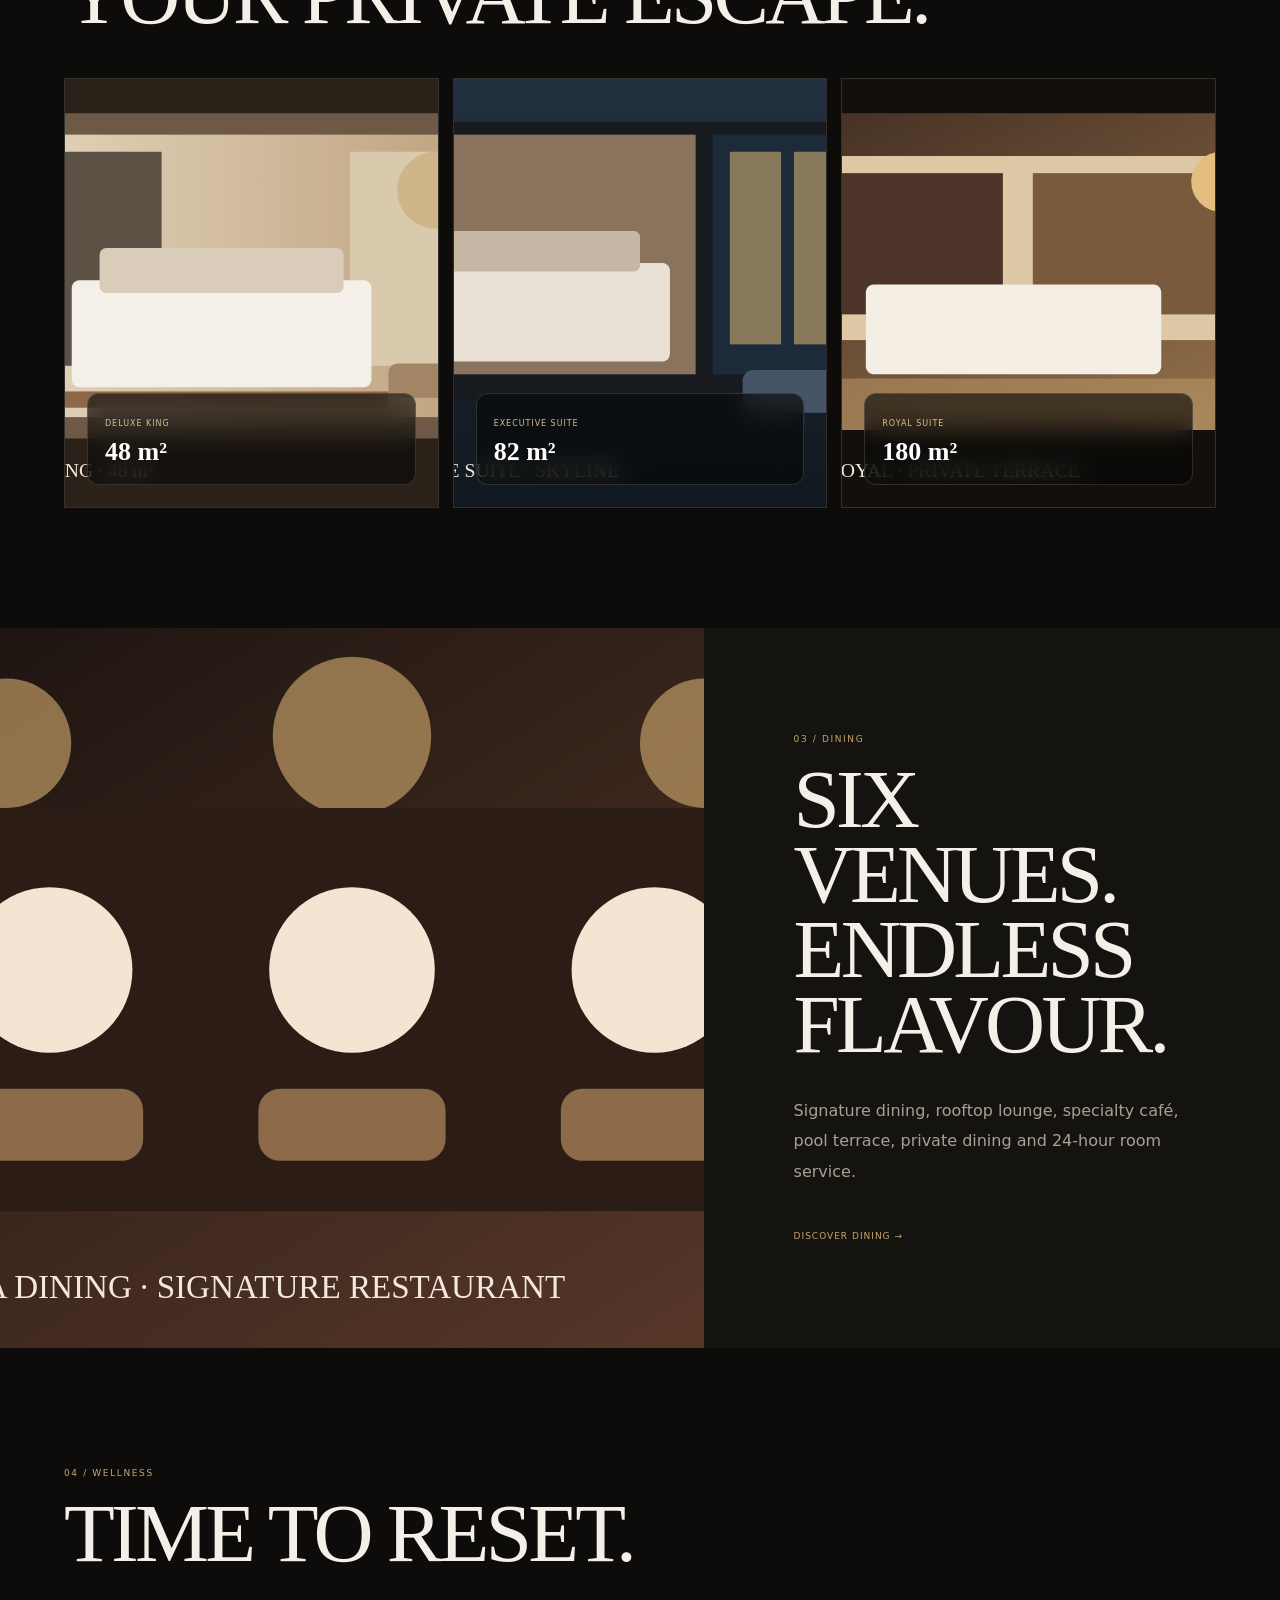
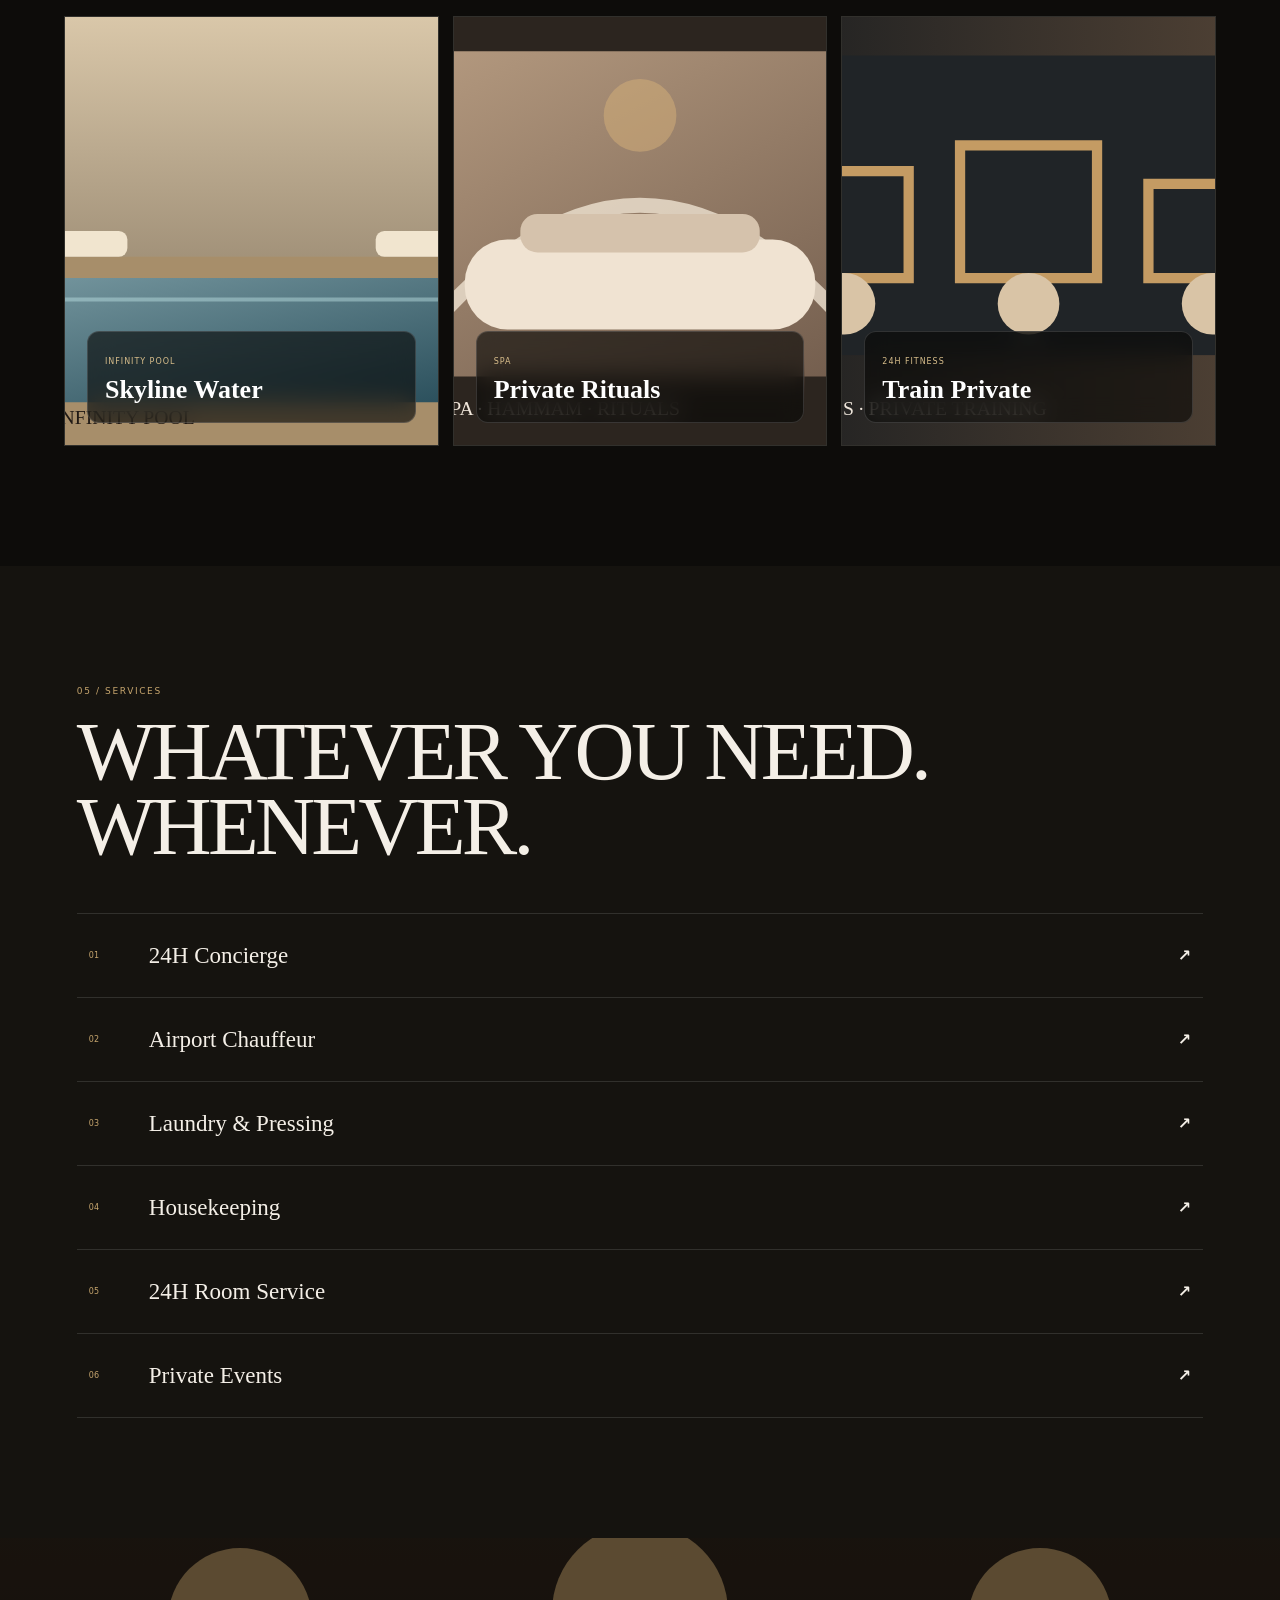
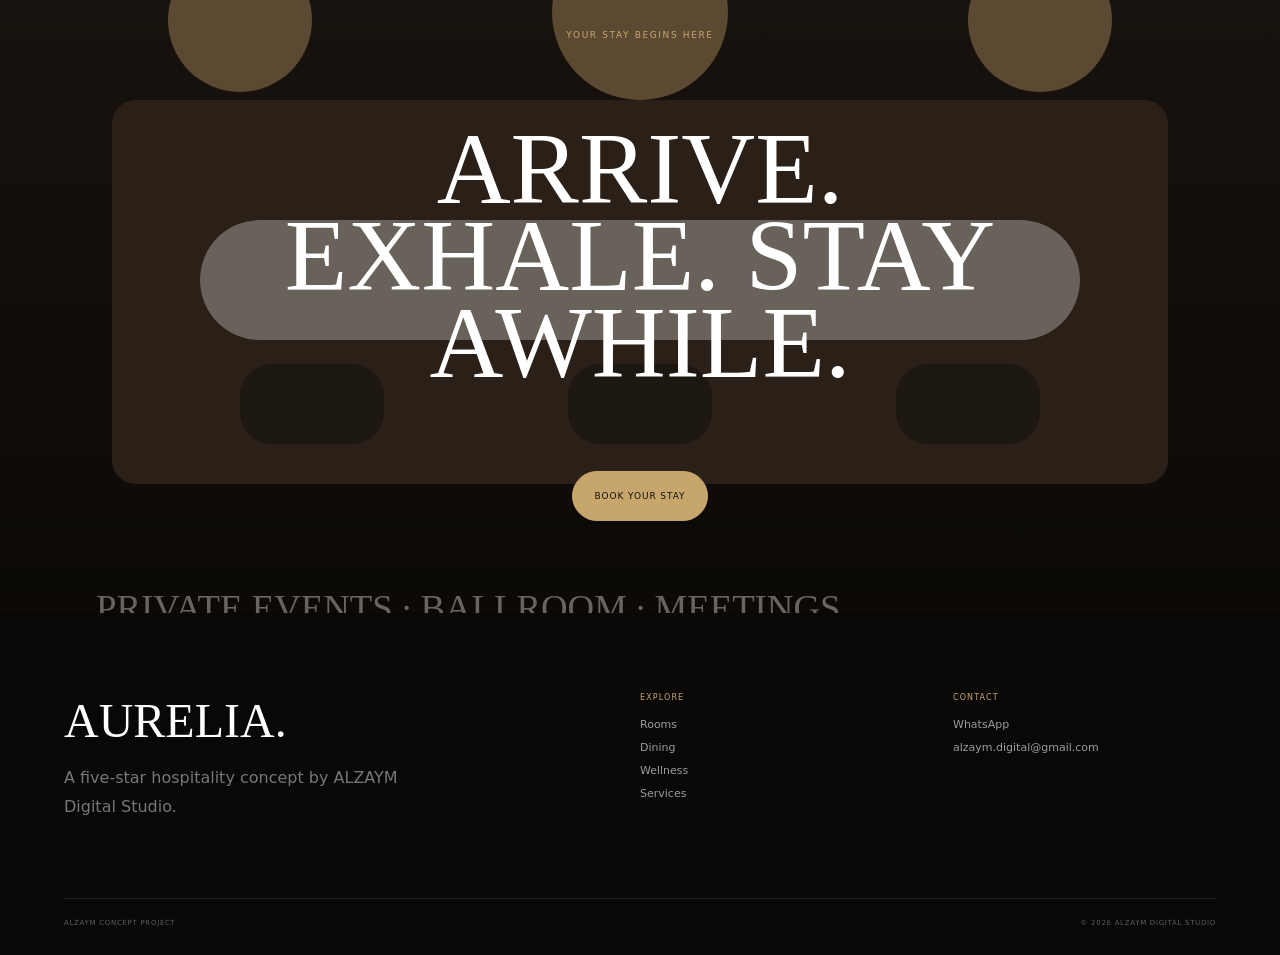
<file: demos/aurelia/index.html>
<!doctype html><html lang="en" data-theme="dark"><head><meta charset="utf-8"><meta name="viewport" content="width=device-width,initial-scale=1"><meta name="theme-color" content="#0d0c0a"><title>AURELIA GRAND — Five-Star Hotel</title><meta name="description" content="AURELIA GRAND — luxury five-star hotel concept by ALZAYM Digital Studio."><link rel="stylesheet" href="style.css"></head><body data-page="home">

<div class="alzaym-demo-bar">
  <a href="../../index.html">← BACK TO ALZAYM</a>
  <span>AURELIA GRAND · ALZAYM CONCEPT PROJECT</span>
  <a href="../../index.html#project-form">BUILD SOMETHING LIKE THIS ↗</a>
</div>
<div class="page-loader" id="pageLoader"><div class="loader-mark">A</div><span>AURELIA GRAND</span></div><div class="concept-badge">ALZAYM CONCEPT PROJECT</div><header class="site-header" id="siteHeader">
<a href="index.html" class="brand"><span class="brand-mark">A</span><span><strong>AURELIA.</strong><small data-i18n="brandSub">GRAND HOTEL</small></span></a>
<nav class="nav-links">
<a href="rooms.html" data-i18n="navRooms">Rooms</a><a href="dining.html" data-i18n="navDining">Dining</a><a href="wellness.html" data-i18n="navWellness">Wellness</a><a href="services.html" data-i18n="navServices">Services</a><a href="contact.html" data-i18n="navContact">Contact</a>
</nav>
<div class="header-tools">
<button class="icon-btn" id="themeToggle" aria-label="Toggle theme"><span id="themeIcon">☾</span></button>
<button class="lang-btn" id="langToggle" aria-label="Toggle language">AR</button>
<a href="booking.html" class="book-pill" data-i18n="bookStay">BOOK YOUR STAY</a>
<button class="menu-btn" id="menuToggle" aria-label="Menu"><span></span><span></span></button>
</div>
</header>
<div class="mobile-menu" id="mobileMenu"><a href="index.html" data-i18n="navHome">Home</a><a href="rooms.html" data-i18n="navRooms">Rooms</a><a href="dining.html" data-i18n="navDining">Dining</a><a href="wellness.html" data-i18n="navWellness">Wellness</a><a href="services.html" data-i18n="navServices">Services</a><a href="booking.html" data-i18n="bookStay">Book your stay</a><a href="contact.html" data-i18n="navContact">Contact</a></div><main>
<section class="hero home-hero"><div class="hero-bg" style="--hero:url('assets/images/lobby.svg')"></div><div class="hero-shade"></div><div class="hero-content"><span class="eyebrow" data-i18n="heroEyebrow">RIYADH · FIVE-STAR URBAN RESORT</span><h1><span data-i18n="heroLive">LIVE</span><em data-i18n="heroExceptional">EXCEPTIONALLY.</em></h1><p data-i18n="heroCopy">A contemporary five-star destination for elegant stays, exceptional dining, wellness and personal service.</p><div class="hero-actions"><a class="btn primary" href="booking.html" data-i18n="bookStay">BOOK YOUR STAY</a><a class="btn ghost" href="rooms.html" data-i18n="exploreRooms">EXPLORE ROOMS</a></div></div><div class="hero-3d" id="hotelScene"><div class="hotel-object" id="hotelObject"><div class="hotel-face front"><b>A</b><i></i></div><div class="hotel-face side"></div><div class="hotel-face roof"></div><div class="float-info fi-1"><small data-i18n="suiteLabel">ROYAL SUITE</small><strong>180 m²</strong></div><div class="float-info fi-2"><small data-i18n="conciergeLabel">CONCIERGE</small><strong>24 / 7</strong></div></div></div></section>
<section class="editorial reveal"><div><span class="eyebrow">01 / AURELIA</span><h2><span data-i18n="notSimply">NOT SIMPLY A HOTEL.</span><em data-i18n="destination">A DESTINATION.</em></h2></div><p data-i18n="introCopy">Private arrival, refined rooms, signature dining, spa rituals, pools, fitness and a concierge team built around every detail of your stay.</p></section>
<section class="showcase"><div class="section-head reveal"><span class="eyebrow">02 / <span data-i18n="navRooms">ROOMS</span></span><h2 data-i18n="privateEscape">YOUR PRIVATE ESCAPE.</h2></div><div class="cards three"><a class="media-card" href="rooms.html#deluxe"><img src="assets/images/room-deluxe.svg" alt="Deluxe room"><div><small>DELUXE KING</small><h3>48 m²</h3></div></a><a class="media-card" href="rooms.html#executive"><img src="assets/images/room-executive.svg" alt="Executive suite"><div><small>EXECUTIVE SUITE</small><h3>82 m²</h3></div></a><a class="media-card" href="rooms.html#royal"><img src="assets/images/room-royal.svg" alt="Royal suite"><div><small>ROYAL SUITE</small><h3>180 m²</h3></div></a></div></section>
<section class="split dark-panel"><div class="split-media"><img src="assets/images/dining.svg" alt="Dining"></div><div class="split-copy reveal"><span class="eyebrow">03 / <span data-i18n="navDining">DINING</span></span><h2 data-i18n="sixVenues">SIX VENUES. ENDLESS FLAVOUR.</h2><p data-i18n="diningIntro">Signature dining, rooftop lounge, specialty café, pool terrace, private dining and 24-hour room service.</p><a class="text-link" href="dining.html" data-i18n="discoverDining">DISCOVER DINING →</a></div></section>
<section class="showcase"><div class="section-head reveal"><span class="eyebrow">04 / <span data-i18n="navWellness">WELLNESS</span></span><h2 data-i18n="reset">TIME TO RESET.</h2></div><div class="cards three"><a class="media-card" href="wellness.html"><img src="assets/images/pool.svg" alt="Pool"><div><small data-i18n="infinityPool">INFINITY POOL</small><h3 data-i18n="skylineWater">Skyline Water</h3></div></a><a class="media-card" href="wellness.html"><img src="assets/images/spa.svg" alt="Spa"><div><small>SPA</small><h3 data-i18n="spaRituals">Private Rituals</h3></div></a><a class="media-card" href="wellness.html"><img src="assets/images/fitness.svg" alt="Fitness"><div><small>24H FITNESS</small><h3 data-i18n="trainPrivate">Train Private</h3></div></a></div></section>
<section class="services-index dark-panel"><div class="section-head reveal"><span class="eyebrow">05 / <span data-i18n="navServices">SERVICES</span></span><h2 data-i18n="whateverNeed">WHATEVER YOU NEED. WHENEVER.</h2></div><div class="service-list"><a href="services.html"><span>01</span><strong data-i18n="concierge">24H Concierge</strong><b>↗</b></a><a href="services.html"><span>02</span><strong data-i18n="chauffeur">Airport Chauffeur</strong><b>↗</b></a><a href="services.html"><span>03</span><strong data-i18n="laundry">Laundry & Pressing</strong><b>↗</b></a><a href="services.html"><span>04</span><strong data-i18n="housekeeping">Housekeeping</strong><b>↗</b></a><a href="services.html"><span>05</span><strong data-i18n="roomService">24H Room Service</strong><b>↗</b></a><a href="services.html"><span>06</span><strong data-i18n="events">Private Events</strong><b>↗</b></a></div></section>
<section class="cta"><img src="assets/images/events.svg" alt="Events"><div><span class="eyebrow" data-i18n="stayBegins">YOUR STAY BEGINS HERE</span><h2 data-i18n="arrive">ARRIVE. EXHALE. STAY AWHILE.</h2><a class="btn primary" href="booking.html" data-i18n="bookStay">BOOK YOUR STAY</a></div></section>
</main><footer class="footer"><div class="footer-grid"><div><div class="footer-logo">AURELIA.</div><p data-i18n="footerDesc">A five-star hospitality concept by ALZAYM Digital Studio.</p></div><div><span data-i18n="explore">EXPLORE</span><a href="rooms.html" data-i18n="navRooms">Rooms</a><a href="dining.html" data-i18n="navDining">Dining</a><a href="wellness.html" data-i18n="navWellness">Wellness</a><a href="services.html" data-i18n="navServices">Services</a></div><div><span data-i18n="contact">CONTACT</span><a href="https://wa.me/966596100109" target="_blank">WhatsApp</a><a href="mailto:alzaym.digital@gmail.com">alzaym.digital@gmail.com</a></div></div><div class="footer-bottom"><span>ALZAYM CONCEPT PROJECT</span><span>© 2026 ALZAYM DIGITAL STUDIO</span></div></footer><script src="script.js"></script></body></html>
</file>
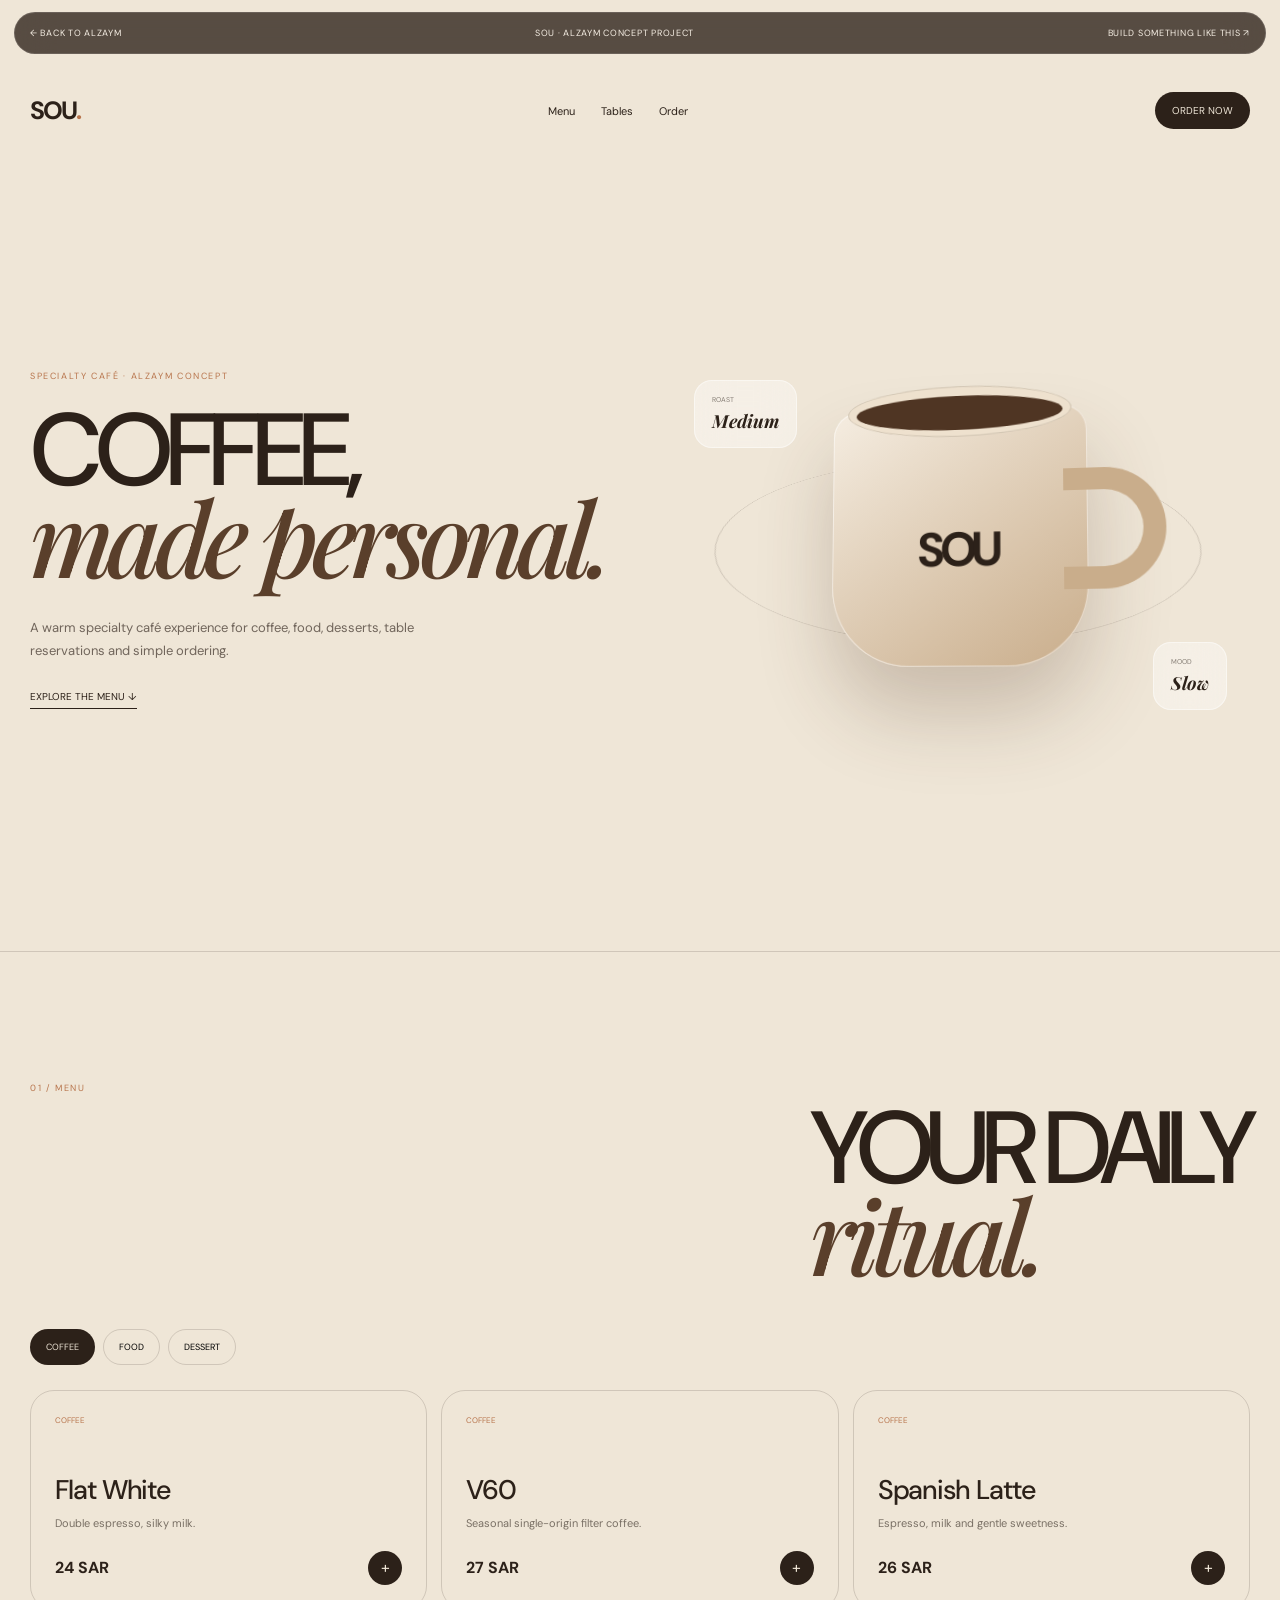
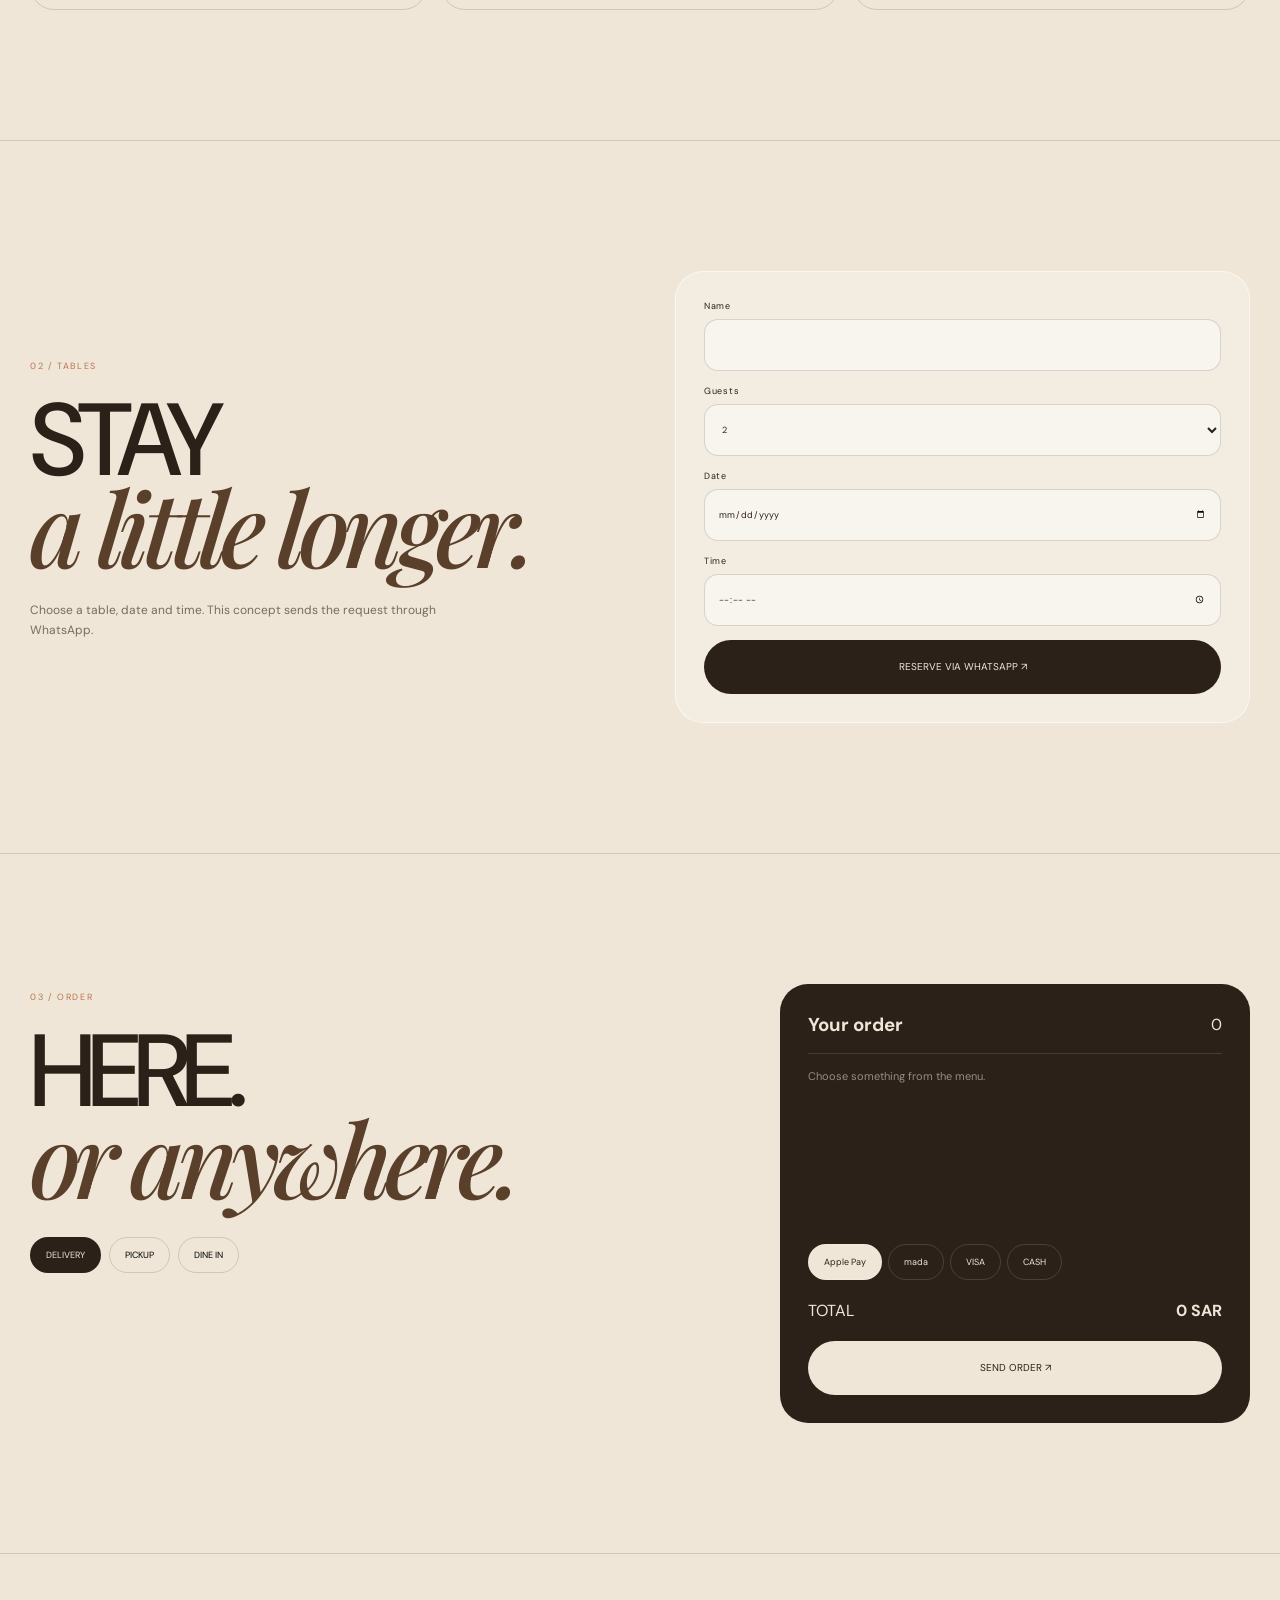
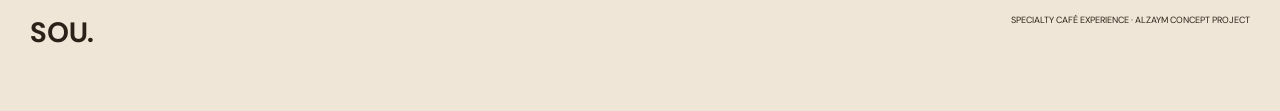
<file: demos/sou/index.html>
<!doctype html>
<html lang="en">
<head>
  <meta charset="utf-8">
  <meta name="viewport" content="width=device-width,initial-scale=1">
  <title>SOU Café — ALZAYM Concept</title>
  <link rel="preconnect" href="https://fonts.googleapis.com">
  <link rel="preconnect" href="https://fonts.gstatic.com" crossorigin>
  <link href="https://fonts.googleapis.com/css2?family=DM+Sans:wght@400;500;600&family=Playfair+Display:ital,wght@0,500;1,500&display=swap" rel="stylesheet">
  <link rel="stylesheet" href="style.css">
</head>
<body>
<div class="alzaym-demo-bar">
  <a href="../../index.html">← BACK TO ALZAYM</a>
  <span>SOU · ALZAYM CONCEPT PROJECT</span>
  <a href="../../index.html#project-form">BUILD SOMETHING LIKE THIS ↗</a>
</div>

<header class="nav">
  <a href="#" class="brand">SOU<span>.</span></a>
  <nav>
    <a href="#menu">Menu</a>
    <a href="#reserve">Tables</a>
    <a href="#order">Order</a>
  </nav>
  <a class="pill" href="#order">ORDER NOW</a>
</header>

<main>
  <section class="hero">
    <div class="copy">
      <small>SPECIALTY CAFÉ · ALZAYM CONCEPT</small>
      <h1>COFFEE,<br><em>made personal.</em></h1>
      <p>A warm specialty café experience for coffee, food, desserts, table reservations and simple ordering.</p>
      <a class="cta" href="#menu">EXPLORE THE MENU ↓</a>
    </div>

    <div class="cup-scene" id="cupScene" aria-hidden="true">
      <div class="orbit"></div>
      <div class="cup" id="cup">
        <div class="coffee"></div>
        <div class="handle"></div>
        <span>SOU</span>
      </div>
      <div class="tag t1"><small>ROAST</small><b>Medium</b></div>
      <div class="tag t2"><small>MOOD</small><b>Slow</b></div>
    </div>
  </section>

  <section class="menu-section" id="menu">
    <div class="head"><small>01 / MENU</small><h2>YOUR DAILY<br><em>ritual.</em></h2></div>
    <div class="tabs">
      <button class="tab active" data-category="coffee">COFFEE</button>
      <button class="tab" data-category="food">FOOD</button>
      <button class="tab" data-category="dessert">DESSERT</button>
    </div>
    <div class="menu-grid" id="menuGrid"></div>
  </section>

  <section class="reserve" id="reserve">
    <div>
      <small>02 / TABLES</small>
      <h2>STAY<br><em>a little longer.</em></h2>
      <p>Choose a table, date and time. This concept sends the request through WhatsApp.</p>
    </div>
    <form id="reserveForm">
      <label>Name<input id="reserveName" required></label>
      <label>Guests<select id="reserveGuests"><option>2</option><option>3</option><option>4</option><option>6</option></select></label>
      <label>Date<input id="reserveDate" type="date" required></label>
      <label>Time<input id="reserveTime" type="time" required></label>
      <button type="submit">RESERVE VIA WHATSAPP ↗</button>
    </form>
  </section>

  <section class="order" id="order">
    <div class="order-copy">
      <small>03 / ORDER</small>
      <h2>HERE.<br><em>or anywhere.</em></h2>
      <div class="methods">
        <button class="method active" data-method="Delivery">DELIVERY</button>
        <button class="method" data-method="Pickup">PICKUP</button>
        <button class="method" data-method="Dine In">DINE IN</button>
      </div>
    </div>

    <aside class="cart">
      <div class="cart-head"><h3>Your order</h3><span id="cartCount">0</span></div>
      <div id="cartItems"><p class="empty">Choose something from the menu.</p></div>
      <div class="payment">
        <button class="pay active" data-pay="Apple Pay">Apple Pay</button>
        <button class="pay" data-pay="Mada">mada</button>
        <button class="pay" data-pay="Visa">VISA</button>
        <button class="pay" data-pay="Cash">CASH</button>
      </div>
      <div class="total"><span>TOTAL</span><strong><b id="cartTotal">0</b> SAR</strong></div>
      <button id="sendOrder" class="send">SEND ORDER ↗</button>
    </aside>
  </section>
</main>

<footer>
  <strong>SOU.</strong>
  <span>SPECIALTY CAFÉ EXPERIENCE · ALZAYM CONCEPT PROJECT</span>
</footer>
<script src="script.js"></script>
</body>
</html>
</file>
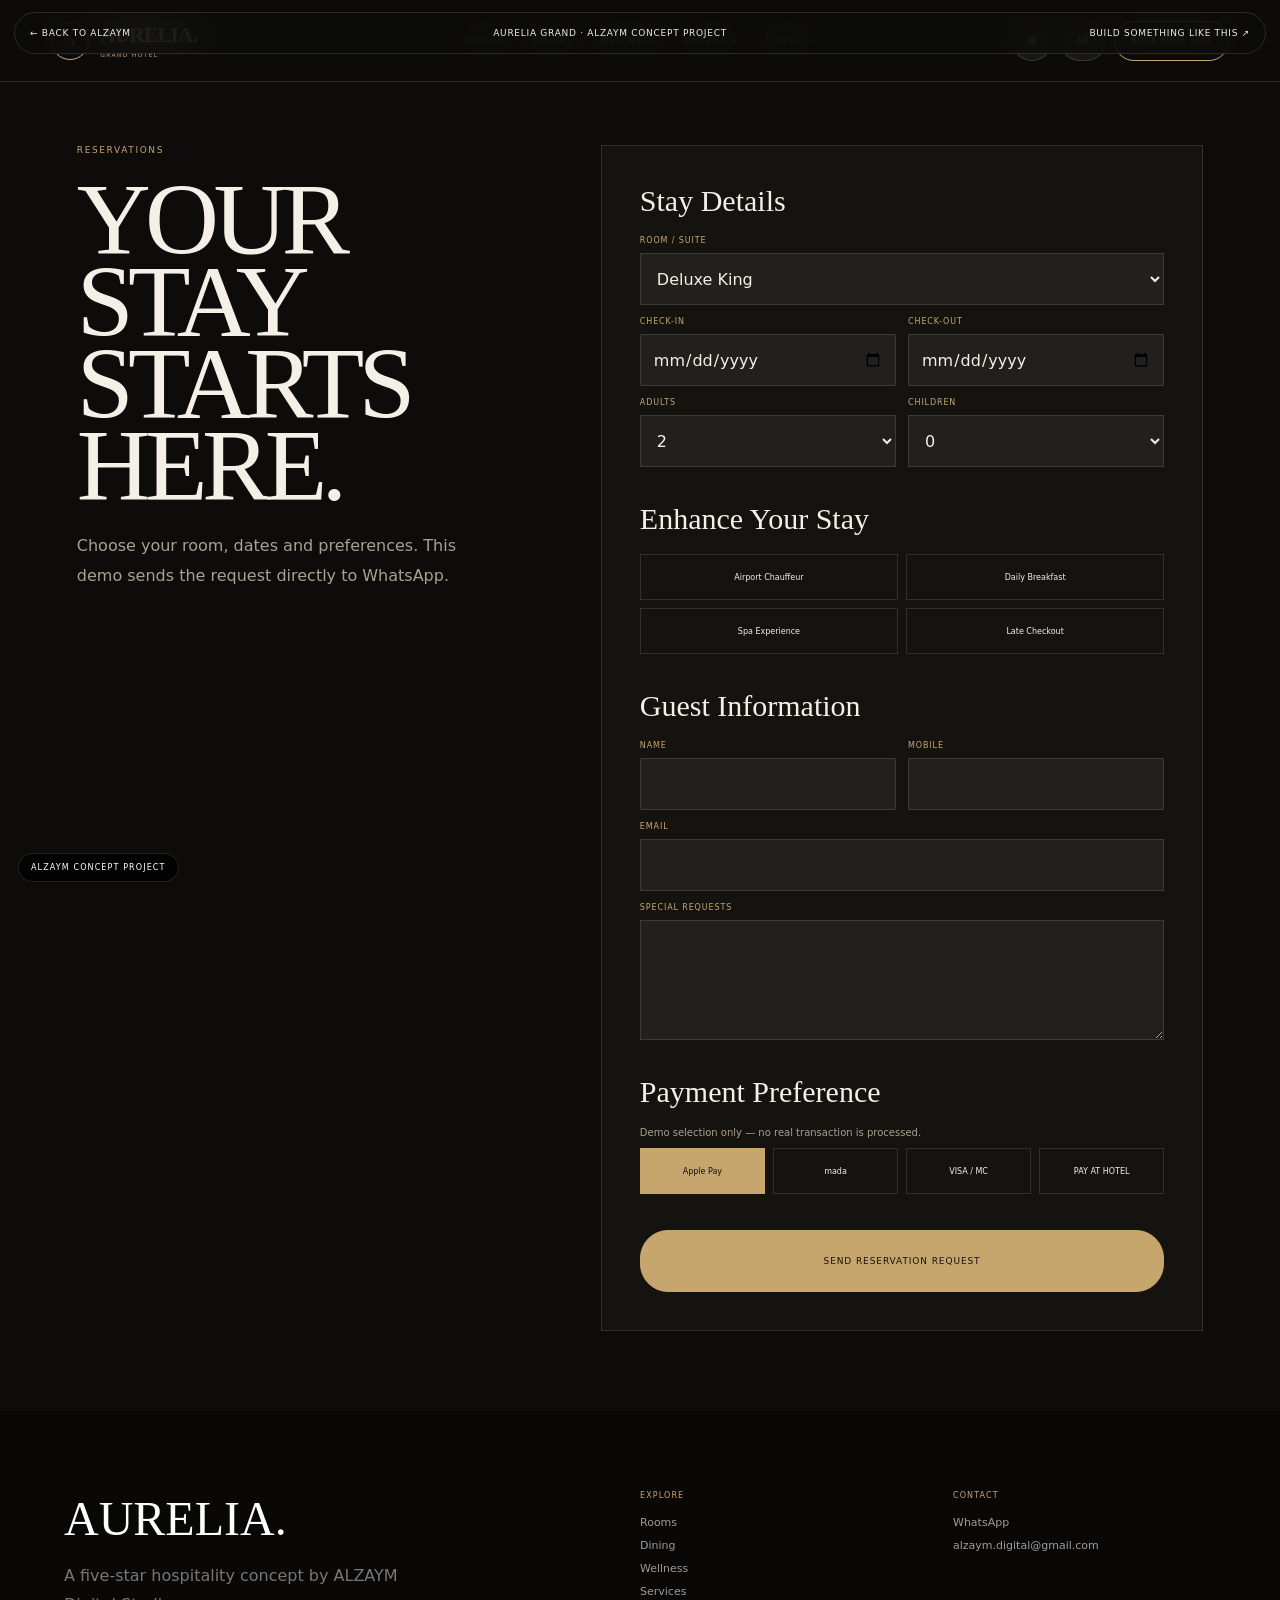
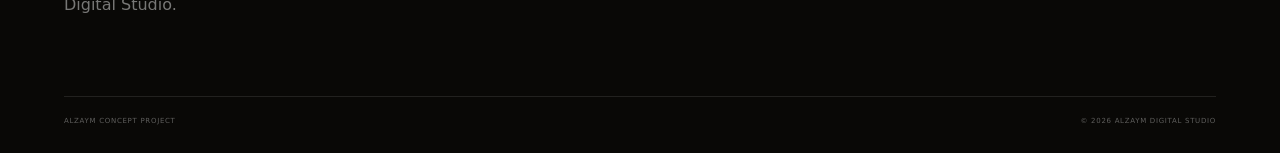
<file: demos/aurelia/booking.html>
<!doctype html><html lang="en" data-theme="dark"><head><meta charset="utf-8"><meta name="viewport" content="width=device-width,initial-scale=1"><meta name="theme-color" content="#0d0c0a"><title>Reservations — AURELIA GRAND</title><meta name="description" content="AURELIA GRAND — luxury five-star hotel concept by ALZAYM Digital Studio."><link rel="stylesheet" href="style.css"></head><body data-page="booking">

<div class="alzaym-demo-bar">
  <a href="../../index.html">← BACK TO ALZAYM</a>
  <span>AURELIA GRAND · ALZAYM CONCEPT PROJECT</span>
  <a href="../../index.html#project-form">BUILD SOMETHING LIKE THIS ↗</a>
</div>
<div class="page-loader" id="pageLoader"><div class="loader-mark">A</div><span>AURELIA GRAND</span></div><div class="concept-badge">ALZAYM CONCEPT PROJECT</div><header class="site-header" id="siteHeader">
<a href="index.html" class="brand"><span class="brand-mark">A</span><span><strong>AURELIA.</strong><small data-i18n="brandSub">GRAND HOTEL</small></span></a>
<nav class="nav-links">
<a href="rooms.html" data-i18n="navRooms">Rooms</a><a href="dining.html" data-i18n="navDining">Dining</a><a href="wellness.html" data-i18n="navWellness">Wellness</a><a href="services.html" data-i18n="navServices">Services</a><a href="contact.html" data-i18n="navContact">Contact</a>
</nav>
<div class="header-tools">
<button class="icon-btn" id="themeToggle" aria-label="Toggle theme"><span id="themeIcon">☾</span></button>
<button class="lang-btn" id="langToggle" aria-label="Toggle language">AR</button>
<a href="booking.html" class="book-pill" data-i18n="bookStay">BOOK YOUR STAY</a>
<button class="menu-btn" id="menuToggle" aria-label="Menu"><span></span><span></span></button>
</div>
</header>
<div class="mobile-menu" id="mobileMenu"><a href="index.html" data-i18n="navHome">Home</a><a href="rooms.html" data-i18n="navRooms">Rooms</a><a href="dining.html" data-i18n="navDining">Dining</a><a href="wellness.html" data-i18n="navWellness">Wellness</a><a href="services.html" data-i18n="navServices">Services</a><a href="booking.html" data-i18n="bookStay">Book your stay</a><a href="contact.html" data-i18n="navContact">Contact</a></div><main><section class="booking-shell"><div class="booking-side"><span class="eyebrow" data-i18n="reservations">RESERVATIONS</span><h1 data-i18n="stayStarts">YOUR STAY STARTS HERE.</h1><p data-i18n="bookingIntro">Choose your room, dates and preferences. This demo sends the request directly to WhatsApp.</p></div><form id="bookingForm" class="booking-card"><h2 data-i18n="stayDetails">Stay Details</h2><div class="form-grid"><label class="full"><span data-i18n="roomSuite">ROOM / SUITE</span><select id="bookingRoom"><option value="Deluxe King">Deluxe King</option><option value="Executive Suite">Executive Suite</option><option value="Aurelia Royal Suite">Aurelia Royal Suite</option></select></label><label><span data-i18n="checkin">CHECK-IN</span><input id="checkIn" type="date" required></label><label><span data-i18n="checkout">CHECK-OUT</span><input id="checkOut" type="date" required></label><label><span data-i18n="adults">ADULTS</span><select id="adults"><option>1</option><option selected>2</option><option>3</option><option>4</option></select></label><label><span data-i18n="children">CHILDREN</span><select id="children"><option selected>0</option><option>1</option><option>2</option><option>3</option></select></label></div><h2 data-i18n="enhance">Enhance Your Stay</h2><div class="extras"><button type="button" data-extra="Airport Chauffeur" data-i18n="chauffeur">Airport Chauffeur</button><button type="button" data-extra="Daily Breakfast" data-i18n="dailyBreakfast">Daily Breakfast</button><button type="button" data-extra="Spa Experience" data-i18n="spaExperience">Spa Experience</button><button type="button" data-extra="Late Checkout" data-i18n="lateCheckout">Late Checkout</button></div><h2 data-i18n="guestInfo">Guest Information</h2><div class="form-grid"><label><span data-i18n="name">NAME</span><input id="guestName" required></label><label><span data-i18n="mobile">MOBILE</span><input id="guestPhone" type="tel" required></label><label class="full"><span>EMAIL</span><input id="guestEmail" type="email" required></label><label class="full"><span data-i18n="specialRequests">SPECIAL REQUESTS</span><textarea id="guestNotes"></textarea></label></div><h2 data-i18n="paymentPreference">Payment Preference</h2><p class="note" data-i18n="paymentNote">Demo selection only — no real transaction is processed.</p><div class="payment-row four"><button type="button" class="booking-pay active" data-pay="Apple Pay">Apple Pay</button><button type="button" class="booking-pay" data-pay="Mada">mada</button><button type="button" class="booking-pay" data-pay="Visa / Mastercard">VISA / MC</button><button type="button" class="booking-pay" data-pay="Pay at Hotel" data-i18n="payHotel">PAY AT HOTEL</button></div><button class="btn primary full submit-big" type="submit" data-i18n="sendReservation">SEND RESERVATION REQUEST</button></form></section></main><footer class="footer"><div class="footer-grid"><div><div class="footer-logo">AURELIA.</div><p data-i18n="footerDesc">A five-star hospitality concept by ALZAYM Digital Studio.</p></div><div><span data-i18n="explore">EXPLORE</span><a href="rooms.html" data-i18n="navRooms">Rooms</a><a href="dining.html" data-i18n="navDining">Dining</a><a href="wellness.html" data-i18n="navWellness">Wellness</a><a href="services.html" data-i18n="navServices">Services</a></div><div><span data-i18n="contact">CONTACT</span><a href="https://wa.me/966596100109" target="_blank">WhatsApp</a><a href="mailto:alzaym.digital@gmail.com">alzaym.digital@gmail.com</a></div></div><div class="footer-bottom"><span>ALZAYM CONCEPT PROJECT</span><span>© 2026 ALZAYM DIGITAL STUDIO</span></div></footer><script src="script.js"></script></body></html>
</file>
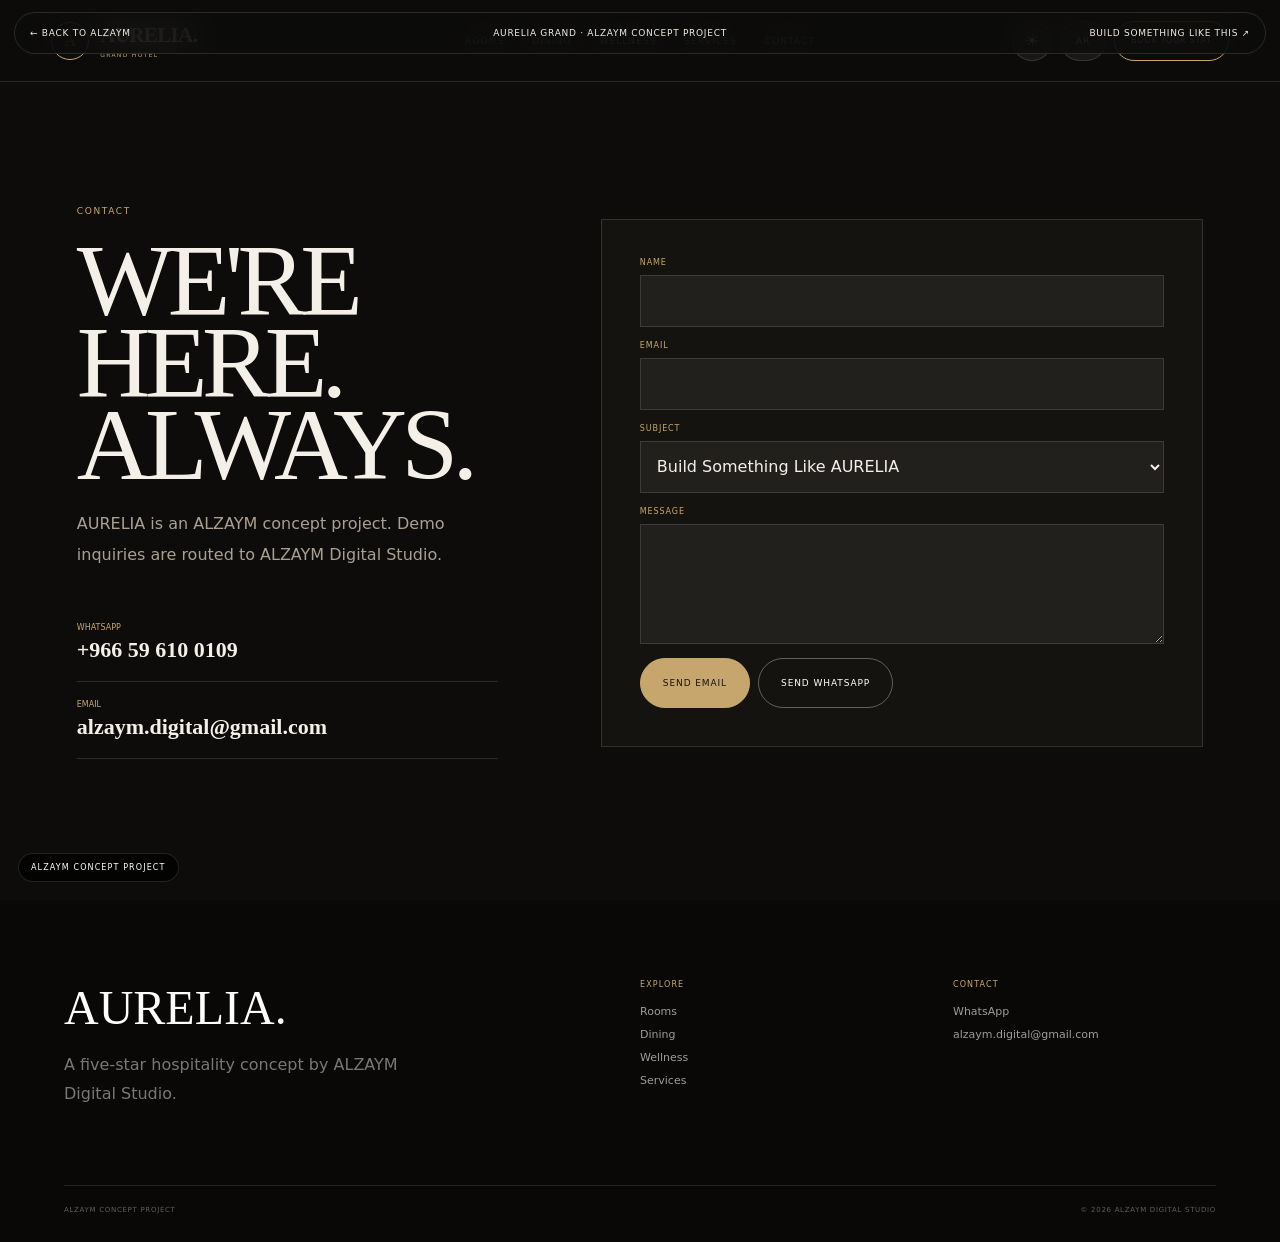
<file: demos/aurelia/contact.html>
<!doctype html><html lang="en" data-theme="dark"><head><meta charset="utf-8"><meta name="viewport" content="width=device-width,initial-scale=1"><meta name="theme-color" content="#0d0c0a"><title>Contact — AURELIA GRAND</title><meta name="description" content="AURELIA GRAND — luxury five-star hotel concept by ALZAYM Digital Studio."><link rel="stylesheet" href="style.css"></head><body data-page="contact">

<div class="alzaym-demo-bar">
  <a href="../../index.html">← BACK TO ALZAYM</a>
  <span>AURELIA GRAND · ALZAYM CONCEPT PROJECT</span>
  <a href="../../index.html#project-form">BUILD SOMETHING LIKE THIS ↗</a>
</div>
<div class="page-loader" id="pageLoader"><div class="loader-mark">A</div><span>AURELIA GRAND</span></div><div class="concept-badge">ALZAYM CONCEPT PROJECT</div><header class="site-header" id="siteHeader">
<a href="index.html" class="brand"><span class="brand-mark">A</span><span><strong>AURELIA.</strong><small data-i18n="brandSub">GRAND HOTEL</small></span></a>
<nav class="nav-links">
<a href="rooms.html" data-i18n="navRooms">Rooms</a><a href="dining.html" data-i18n="navDining">Dining</a><a href="wellness.html" data-i18n="navWellness">Wellness</a><a href="services.html" data-i18n="navServices">Services</a><a href="contact.html" data-i18n="navContact">Contact</a>
</nav>
<div class="header-tools">
<button class="icon-btn" id="themeToggle" aria-label="Toggle theme"><span id="themeIcon">☾</span></button>
<button class="lang-btn" id="langToggle" aria-label="Toggle language">AR</button>
<a href="booking.html" class="book-pill" data-i18n="bookStay">BOOK YOUR STAY</a>
<button class="menu-btn" id="menuToggle" aria-label="Menu"><span></span><span></span></button>
</div>
</header>
<div class="mobile-menu" id="mobileMenu"><a href="index.html" data-i18n="navHome">Home</a><a href="rooms.html" data-i18n="navRooms">Rooms</a><a href="dining.html" data-i18n="navDining">Dining</a><a href="wellness.html" data-i18n="navWellness">Wellness</a><a href="services.html" data-i18n="navServices">Services</a><a href="booking.html" data-i18n="bookStay">Book your stay</a><a href="contact.html" data-i18n="navContact">Contact</a></div><main><section class="contact-shell"><div><span class="eyebrow" data-i18n="contact">CONTACT</span><h1 data-i18n="alwaysHere">WE'RE HERE. ALWAYS.</h1><p data-i18n="contactIntro">AURELIA is an ALZAYM concept project. Demo inquiries are routed to ALZAYM Digital Studio.</p><div class="contact-links"><a href="https://wa.me/966596100109" target="_blank"><small>WHATSAPP</small><strong>+966 59 610 0109</strong></a><a href="mailto:alzaym.digital@gmail.com"><small>EMAIL</small><strong>alzaym.digital@gmail.com</strong></a></div></div><form id="contactForm" class="contact-card"><label><span data-i18n="name">NAME</span><input id="contactName" required></label><label><span>EMAIL</span><input id="contactEmail" type="email" required></label><label><span data-i18n="subject">SUBJECT</span><select id="contactSubject"><option>Build Something Like AURELIA</option><option>Hotel Website Inquiry</option><option>General Inquiry</option></select></label><label><span data-i18n="message">MESSAGE</span><textarea id="contactMessage" required></textarea></label><div class="contact-actions"><button class="btn primary" type="submit" data-i18n="sendEmail">SEND EMAIL</button><button class="btn ghost" type="button" id="contactWhatsapp" data-i18n="sendWhatsapp">SEND WHATSAPP</button></div></form></section></main><footer class="footer"><div class="footer-grid"><div><div class="footer-logo">AURELIA.</div><p data-i18n="footerDesc">A five-star hospitality concept by ALZAYM Digital Studio.</p></div><div><span data-i18n="explore">EXPLORE</span><a href="rooms.html" data-i18n="navRooms">Rooms</a><a href="dining.html" data-i18n="navDining">Dining</a><a href="wellness.html" data-i18n="navWellness">Wellness</a><a href="services.html" data-i18n="navServices">Services</a></div><div><span data-i18n="contact">CONTACT</span><a href="https://wa.me/966596100109" target="_blank">WhatsApp</a><a href="mailto:alzaym.digital@gmail.com">alzaym.digital@gmail.com</a></div></div><div class="footer-bottom"><span>ALZAYM CONCEPT PROJECT</span><span>© 2026 ALZAYM DIGITAL STUDIO</span></div></footer><script src="script.js"></script></body></html>
</file>
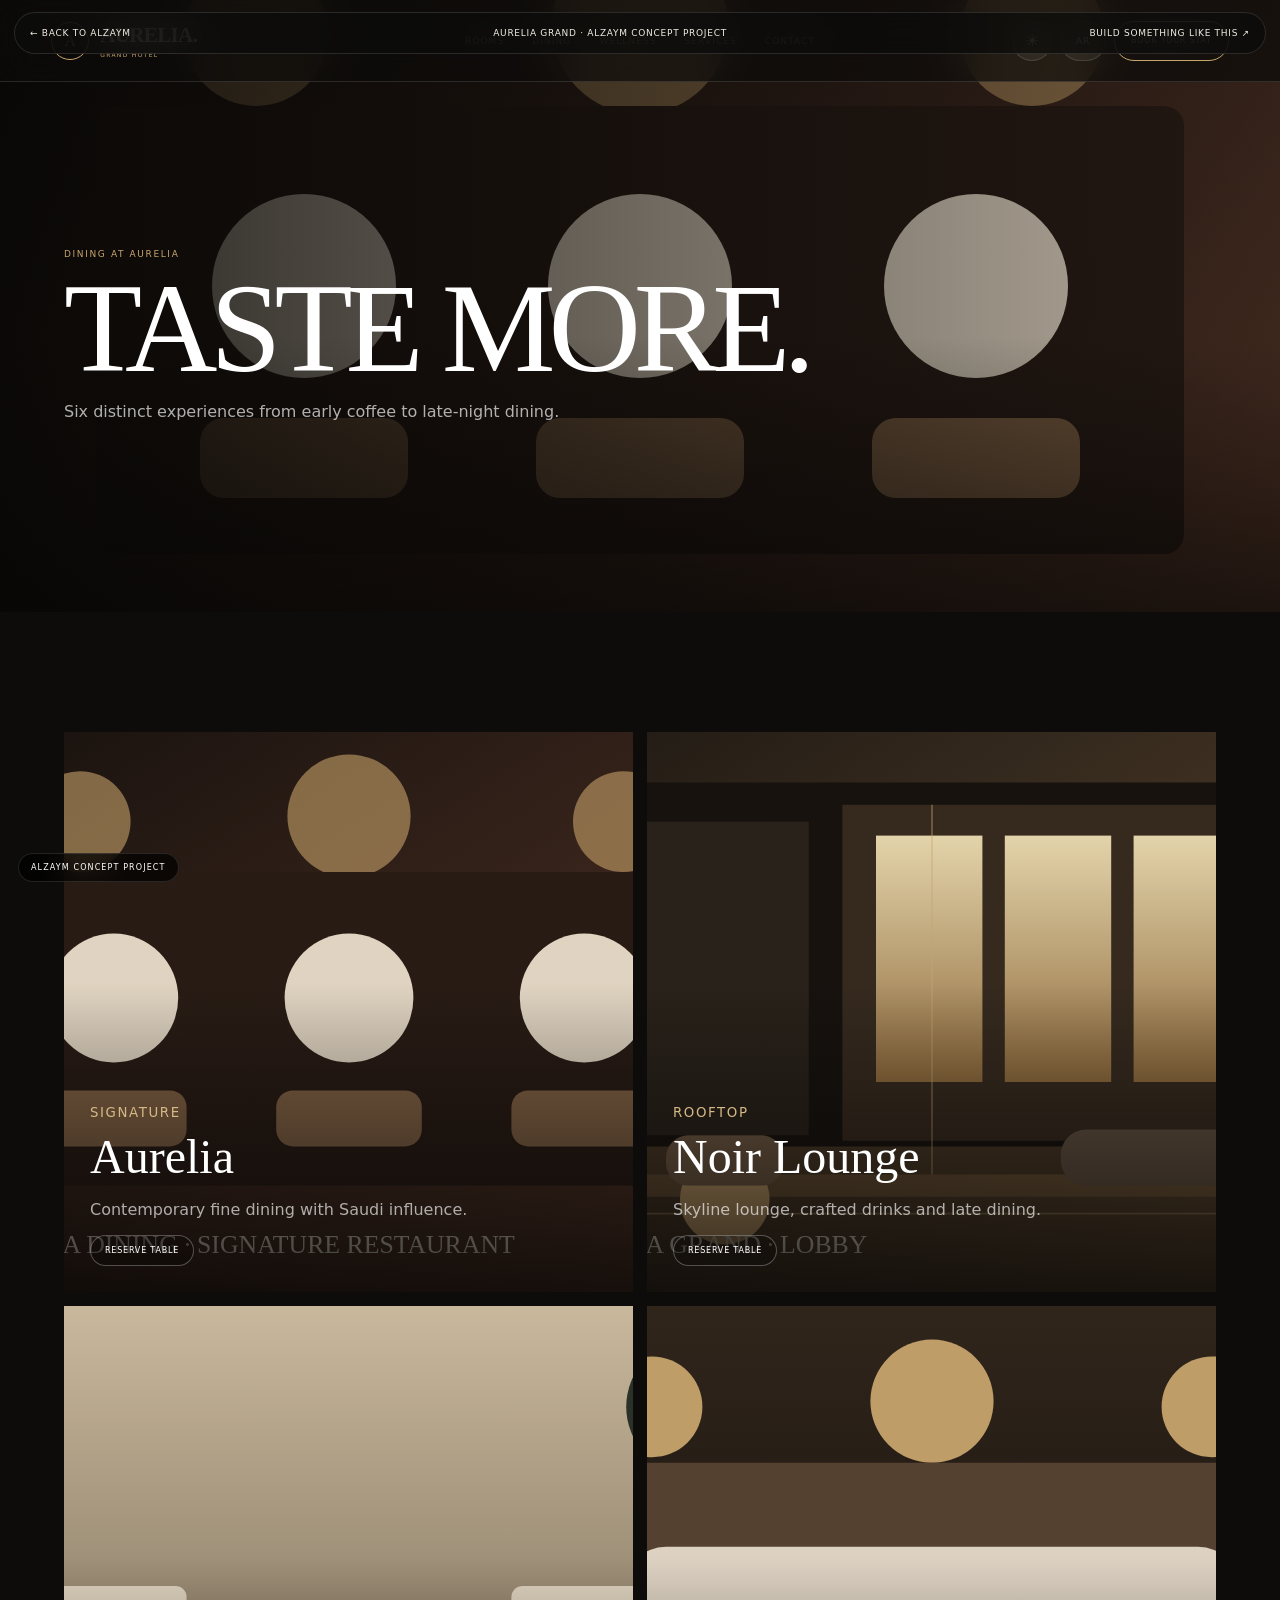
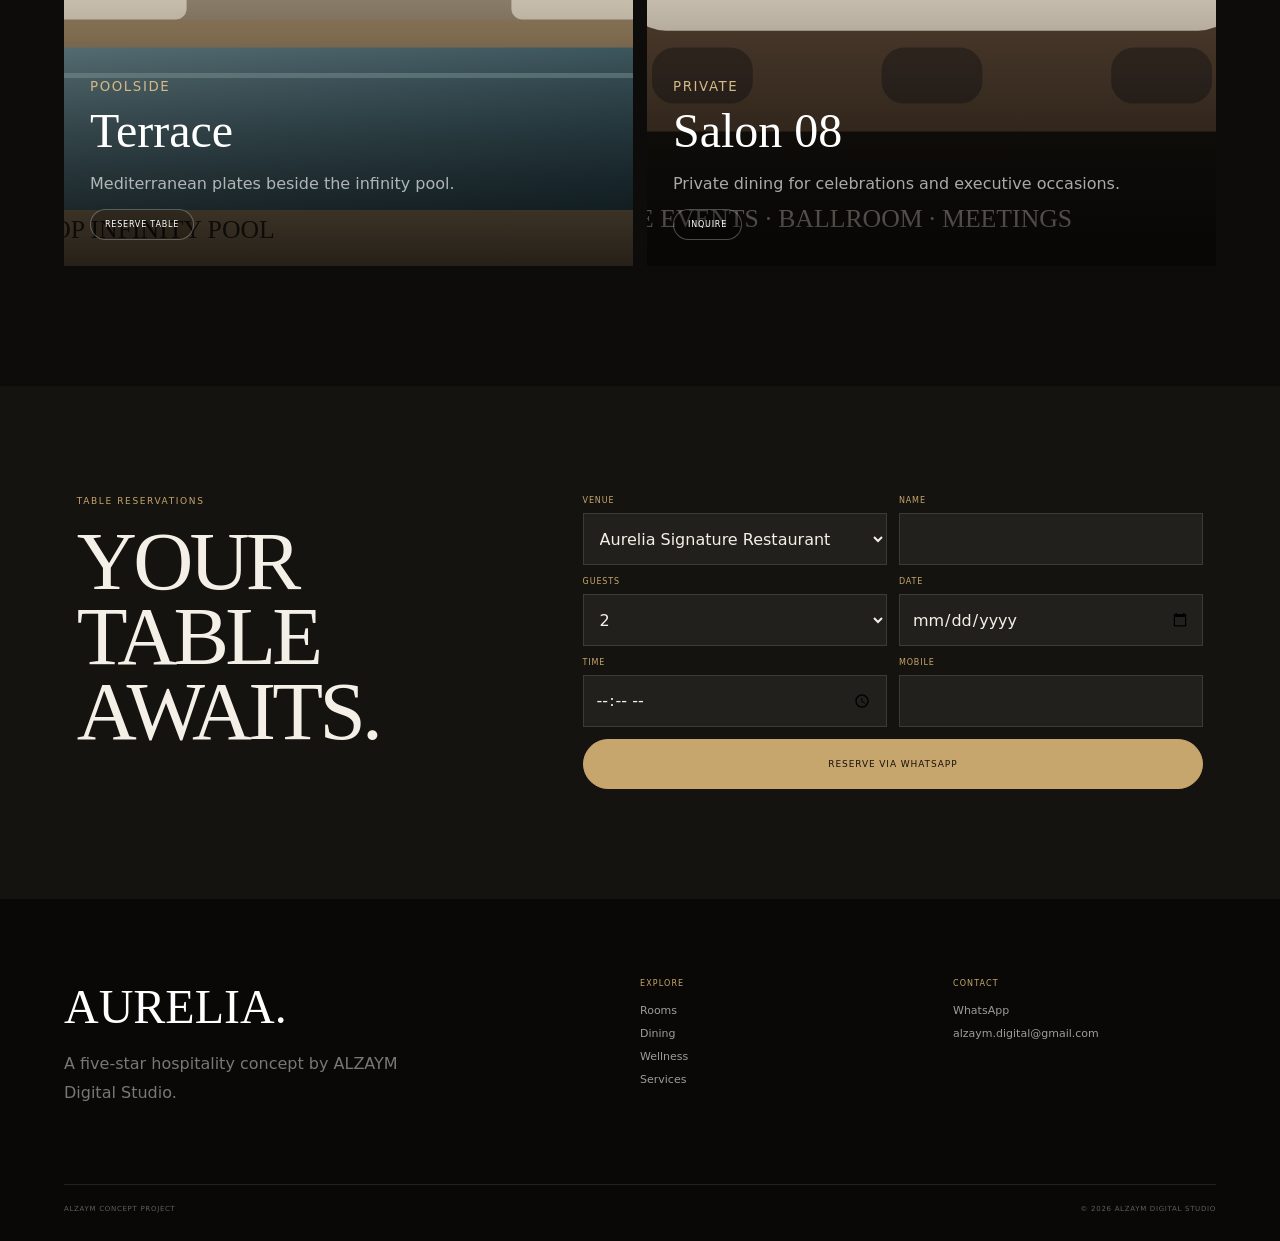
<file: demos/aurelia/dining.html>
<!doctype html><html lang="en" data-theme="dark"><head><meta charset="utf-8"><meta name="viewport" content="width=device-width,initial-scale=1"><meta name="theme-color" content="#0d0c0a"><title>Dining — AURELIA GRAND</title><meta name="description" content="AURELIA GRAND — luxury five-star hotel concept by ALZAYM Digital Studio."><link rel="stylesheet" href="style.css"></head><body data-page="dining">

<div class="alzaym-demo-bar">
  <a href="../../index.html">← BACK TO ALZAYM</a>
  <span>AURELIA GRAND · ALZAYM CONCEPT PROJECT</span>
  <a href="../../index.html#project-form">BUILD SOMETHING LIKE THIS ↗</a>
</div>
<div class="page-loader" id="pageLoader"><div class="loader-mark">A</div><span>AURELIA GRAND</span></div><div class="concept-badge">ALZAYM CONCEPT PROJECT</div><header class="site-header" id="siteHeader">
<a href="index.html" class="brand"><span class="brand-mark">A</span><span><strong>AURELIA.</strong><small data-i18n="brandSub">GRAND HOTEL</small></span></a>
<nav class="nav-links">
<a href="rooms.html" data-i18n="navRooms">Rooms</a><a href="dining.html" data-i18n="navDining">Dining</a><a href="wellness.html" data-i18n="navWellness">Wellness</a><a href="services.html" data-i18n="navServices">Services</a><a href="contact.html" data-i18n="navContact">Contact</a>
</nav>
<div class="header-tools">
<button class="icon-btn" id="themeToggle" aria-label="Toggle theme"><span id="themeIcon">☾</span></button>
<button class="lang-btn" id="langToggle" aria-label="Toggle language">AR</button>
<a href="booking.html" class="book-pill" data-i18n="bookStay">BOOK YOUR STAY</a>
<button class="menu-btn" id="menuToggle" aria-label="Menu"><span></span><span></span></button>
</div>
</header>
<div class="mobile-menu" id="mobileMenu"><a href="index.html" data-i18n="navHome">Home</a><a href="rooms.html" data-i18n="navRooms">Rooms</a><a href="dining.html" data-i18n="navDining">Dining</a><a href="wellness.html" data-i18n="navWellness">Wellness</a><a href="services.html" data-i18n="navServices">Services</a><a href="booking.html" data-i18n="bookStay">Book your stay</a><a href="contact.html" data-i18n="navContact">Contact</a></div><main><section class="page-hero"><img src="assets/images/dining.svg" alt="Dining"><div class="hero-shade"></div><div class="page-hero-copy"><span class="eyebrow" data-i18n="diningAt">DINING AT AURELIA</span><h1 data-i18n="tasteMore">TASTE MORE.</h1><p data-i18n="diningPageIntro">Six distinct experiences from early coffee to late-night dining.</p></div></section>
<section class="venue-grid"><article class="venue"><img src="assets/images/dining.svg" alt="Restaurant"><div><small>SIGNATURE</small><h2>Aurelia</h2><p data-i18n="venue1">Contemporary fine dining with Saudi influence.</p><button class="venue-btn" data-venue="Aurelia Signature Restaurant" data-i18n="reserveTable">RESERVE TABLE</button></div></article><article class="venue"><img src="assets/images/lobby.svg" alt="Lounge"><div><small>ROOFTOP</small><h2>Noir Lounge</h2><p data-i18n="venue2">Skyline lounge, crafted drinks and late dining.</p><button class="venue-btn" data-venue="Noir Rooftop Lounge" data-i18n="reserveTable">RESERVE TABLE</button></div></article><article class="venue"><img src="assets/images/pool.svg" alt="Pool terrace"><div><small>POOLSIDE</small><h2>Terrace</h2><p data-i18n="venue3">Mediterranean plates beside the infinity pool.</p><button class="venue-btn" data-venue="Pool Terrace" data-i18n="reserveTable">RESERVE TABLE</button></div></article><article class="venue"><img src="assets/images/events.svg" alt="Private dining"><div><small>PRIVATE</small><h2>Salon 08</h2><p data-i18n="venue4">Private dining for celebrations and executive occasions.</p><button class="venue-btn" data-venue="Salon 08" data-i18n="inquire">INQUIRE</button></div></article></section>
<section class="form-section dark-panel"><div><span class="eyebrow" data-i18n="tableReservations">TABLE RESERVATIONS</span><h2 data-i18n="tableAwaits">YOUR TABLE AWAITS.</h2></div><form id="diningForm" class="form-grid"><label><span data-i18n="venue">VENUE</span><select id="diningVenue"><option>Aurelia Signature Restaurant</option><option>Noir Rooftop Lounge</option><option>Pool Terrace</option><option>Salon 08</option></select></label><label><span data-i18n="name">NAME</span><input id="diningName" required></label><label><span data-i18n="guests">GUESTS</span><select id="diningGuests"><option>2</option><option>4</option><option>6</option><option>8</option></select></label><label><span data-i18n="date">DATE</span><input id="diningDate" type="date" required></label><label><span data-i18n="time">TIME</span><input id="diningTime" type="time" required></label><label><span data-i18n="mobile">MOBILE</span><input id="diningPhone" type="tel"></label><button class="btn primary full" type="submit" data-i18n="reserveWhatsapp">RESERVE VIA WHATSAPP</button></form></section></main><footer class="footer"><div class="footer-grid"><div><div class="footer-logo">AURELIA.</div><p data-i18n="footerDesc">A five-star hospitality concept by ALZAYM Digital Studio.</p></div><div><span data-i18n="explore">EXPLORE</span><a href="rooms.html" data-i18n="navRooms">Rooms</a><a href="dining.html" data-i18n="navDining">Dining</a><a href="wellness.html" data-i18n="navWellness">Wellness</a><a href="services.html" data-i18n="navServices">Services</a></div><div><span data-i18n="contact">CONTACT</span><a href="https://wa.me/966596100109" target="_blank">WhatsApp</a><a href="mailto:alzaym.digital@gmail.com">alzaym.digital@gmail.com</a></div></div><div class="footer-bottom"><span>ALZAYM CONCEPT PROJECT</span><span>© 2026 ALZAYM DIGITAL STUDIO</span></div></footer><script src="script.js"></script></body></html>
</file>
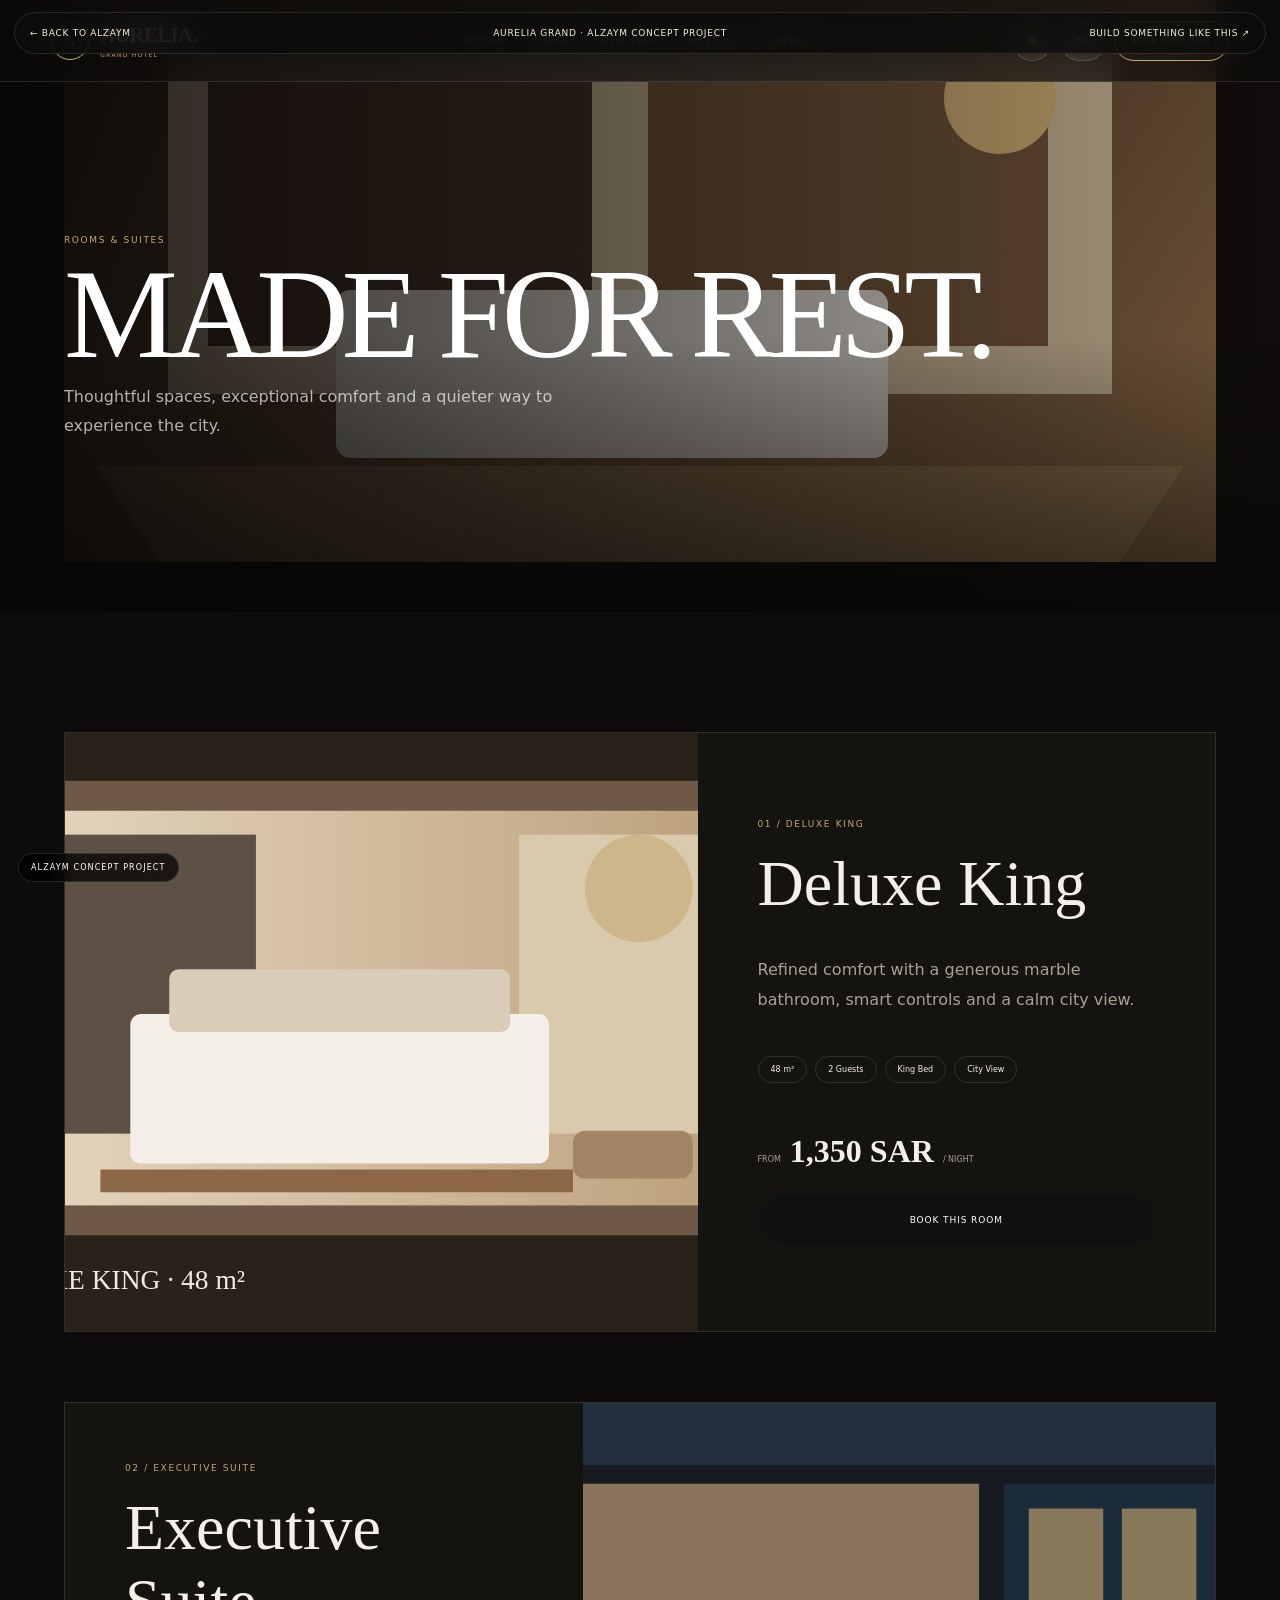
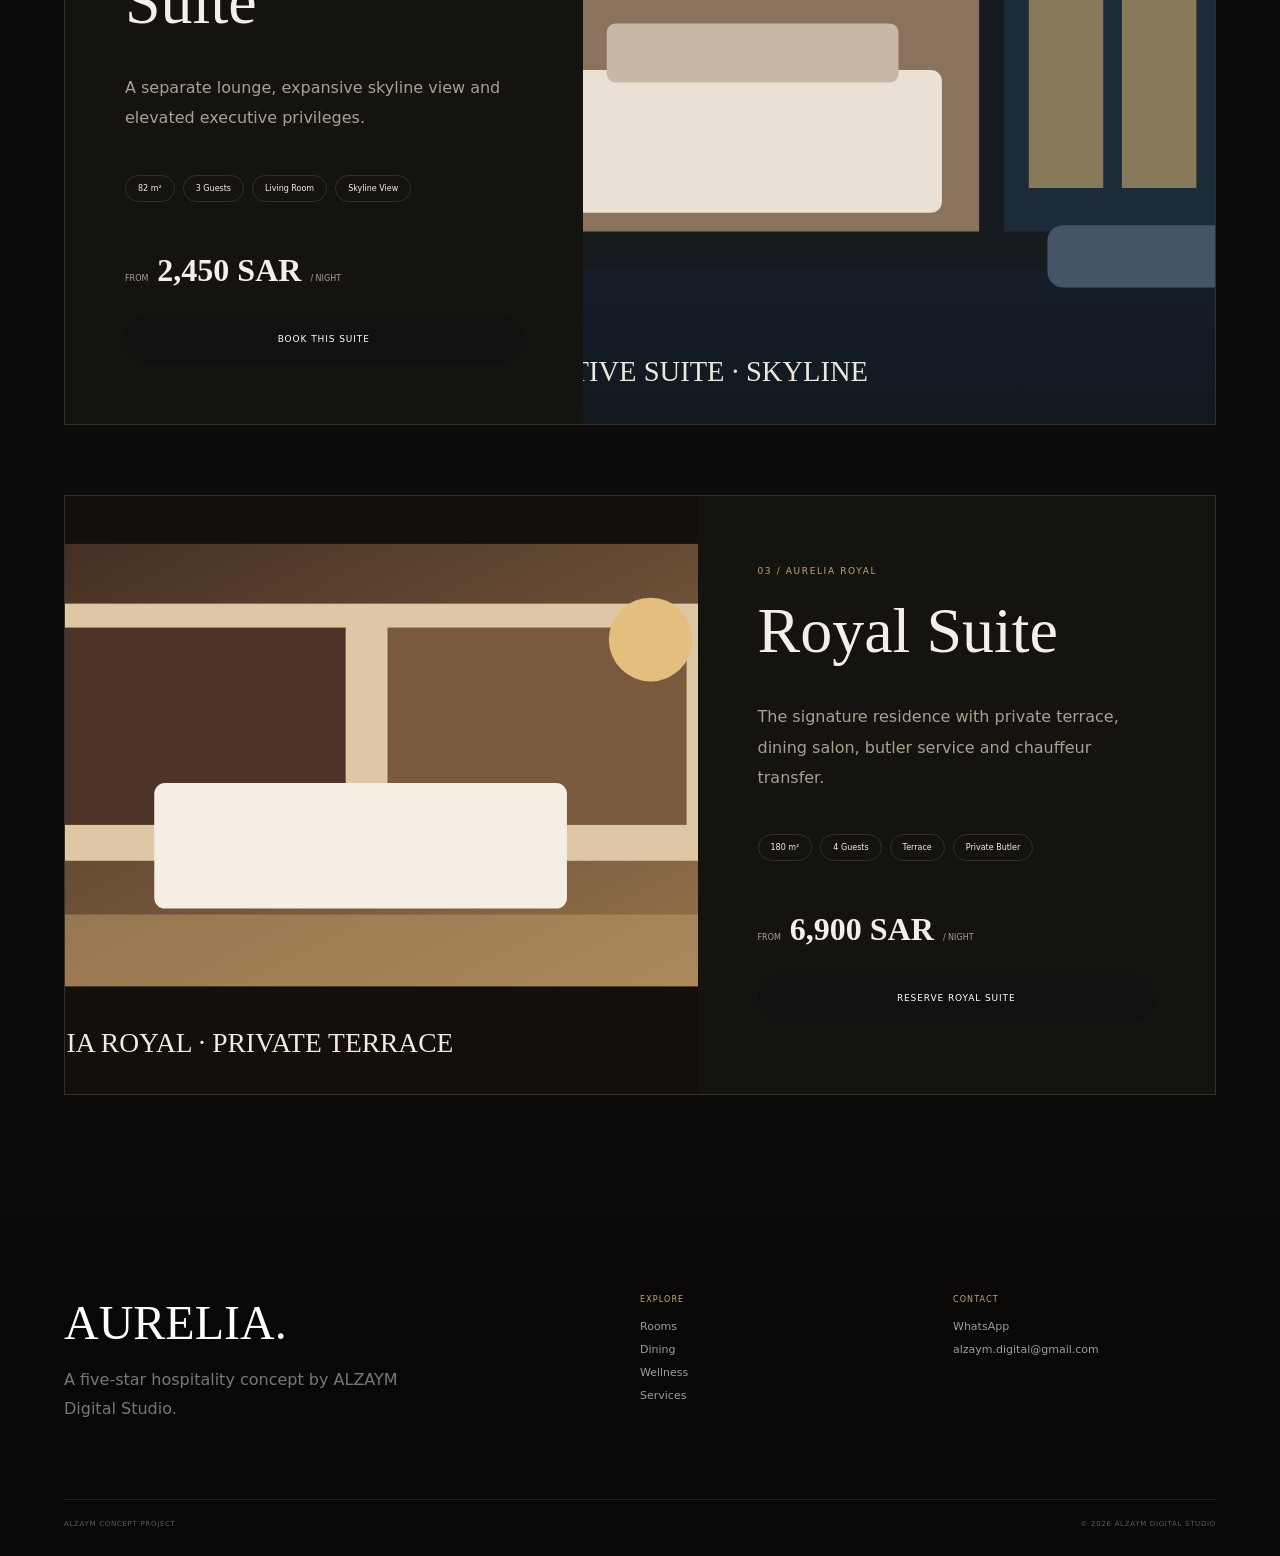
<file: demos/aurelia/rooms.html>
<!doctype html><html lang="en" data-theme="dark"><head><meta charset="utf-8"><meta name="viewport" content="width=device-width,initial-scale=1"><meta name="theme-color" content="#0d0c0a"><title>Rooms & Suites — AURELIA GRAND</title><meta name="description" content="AURELIA GRAND — luxury five-star hotel concept by ALZAYM Digital Studio."><link rel="stylesheet" href="style.css"></head><body data-page="rooms">

<div class="alzaym-demo-bar">
  <a href="../../index.html">← BACK TO ALZAYM</a>
  <span>AURELIA GRAND · ALZAYM CONCEPT PROJECT</span>
  <a href="../../index.html#project-form">BUILD SOMETHING LIKE THIS ↗</a>
</div>
<div class="page-loader" id="pageLoader"><div class="loader-mark">A</div><span>AURELIA GRAND</span></div><div class="concept-badge">ALZAYM CONCEPT PROJECT</div><header class="site-header" id="siteHeader">
<a href="index.html" class="brand"><span class="brand-mark">A</span><span><strong>AURELIA.</strong><small data-i18n="brandSub">GRAND HOTEL</small></span></a>
<nav class="nav-links">
<a href="rooms.html" data-i18n="navRooms">Rooms</a><a href="dining.html" data-i18n="navDining">Dining</a><a href="wellness.html" data-i18n="navWellness">Wellness</a><a href="services.html" data-i18n="navServices">Services</a><a href="contact.html" data-i18n="navContact">Contact</a>
</nav>
<div class="header-tools">
<button class="icon-btn" id="themeToggle" aria-label="Toggle theme"><span id="themeIcon">☾</span></button>
<button class="lang-btn" id="langToggle" aria-label="Toggle language">AR</button>
<a href="booking.html" class="book-pill" data-i18n="bookStay">BOOK YOUR STAY</a>
<button class="menu-btn" id="menuToggle" aria-label="Menu"><span></span><span></span></button>
</div>
</header>
<div class="mobile-menu" id="mobileMenu"><a href="index.html" data-i18n="navHome">Home</a><a href="rooms.html" data-i18n="navRooms">Rooms</a><a href="dining.html" data-i18n="navDining">Dining</a><a href="wellness.html" data-i18n="navWellness">Wellness</a><a href="services.html" data-i18n="navServices">Services</a><a href="booking.html" data-i18n="bookStay">Book your stay</a><a href="contact.html" data-i18n="navContact">Contact</a></div><main><section class="page-hero"><img src="assets/images/room-royal.svg" alt="Rooms"><div class="hero-shade"></div><div class="page-hero-copy"><span class="eyebrow" data-i18n="roomsSuites">ROOMS & SUITES</span><h1 data-i18n="madeForRest">MADE FOR REST.</h1><p data-i18n="roomsIntro">Thoughtful spaces, exceptional comfort and a quieter way to experience the city.</p></div></section>
<section class="room-list">
<article class="room-row" id="deluxe"><img src="assets/images/room-deluxe.svg" alt="Deluxe King"><div><span class="eyebrow">01 / DELUXE KING</span><h2>Deluxe King</h2><p data-i18n="deluxeDesc">Refined comfort with a generous marble bathroom, smart controls and a calm city view.</p><div class="chips"><span>48 m²</span><span data-i18n="twoGuests">2 Guests</span><span>King Bed</span><span data-i18n="cityView">City View</span></div><div class="price"><small data-i18n="from">FROM</small><strong>1,350 SAR</strong><span data-i18n="night">/ NIGHT</span></div><a class="btn dark" href="booking.html?room=Deluxe%20King" data-i18n="bookRoom">BOOK THIS ROOM</a></div></article>
<article class="room-row reverse" id="executive"><img src="assets/images/room-executive.svg" alt="Executive Suite"><div><span class="eyebrow">02 / EXECUTIVE SUITE</span><h2>Executive Suite</h2><p data-i18n="executiveDesc">A separate lounge, expansive skyline view and elevated executive privileges.</p><div class="chips"><span>82 m²</span><span data-i18n="threeGuests">3 Guests</span><span data-i18n="livingRoom">Living Room</span><span data-i18n="skylineView">Skyline View</span></div><div class="price"><small data-i18n="from">FROM</small><strong>2,450 SAR</strong><span data-i18n="night">/ NIGHT</span></div><a class="btn dark" href="booking.html?room=Executive%20Suite" data-i18n="bookSuite">BOOK THIS SUITE</a></div></article>
<article class="room-row" id="royal"><img src="assets/images/room-royal.svg" alt="Royal Suite"><div><span class="eyebrow">03 / AURELIA ROYAL</span><h2>Royal Suite</h2><p data-i18n="royalDesc">The signature residence with private terrace, dining salon, butler service and chauffeur transfer.</p><div class="chips"><span>180 m²</span><span data-i18n="fourGuests">4 Guests</span><span data-i18n="terrace">Terrace</span><span data-i18n="butler">Private Butler</span></div><div class="price"><small data-i18n="from">FROM</small><strong>6,900 SAR</strong><span data-i18n="night">/ NIGHT</span></div><a class="btn dark" href="booking.html?room=Aurelia%20Royal%20Suite" data-i18n="reserveRoyal">RESERVE ROYAL SUITE</a></div></article>
</section></main><footer class="footer"><div class="footer-grid"><div><div class="footer-logo">AURELIA.</div><p data-i18n="footerDesc">A five-star hospitality concept by ALZAYM Digital Studio.</p></div><div><span data-i18n="explore">EXPLORE</span><a href="rooms.html" data-i18n="navRooms">Rooms</a><a href="dining.html" data-i18n="navDining">Dining</a><a href="wellness.html" data-i18n="navWellness">Wellness</a><a href="services.html" data-i18n="navServices">Services</a></div><div><span data-i18n="contact">CONTACT</span><a href="https://wa.me/966596100109" target="_blank">WhatsApp</a><a href="mailto:alzaym.digital@gmail.com">alzaym.digital@gmail.com</a></div></div><div class="footer-bottom"><span>ALZAYM CONCEPT PROJECT</span><span>© 2026 ALZAYM DIGITAL STUDIO</span></div></footer><script src="script.js"></script></body></html>
</file>
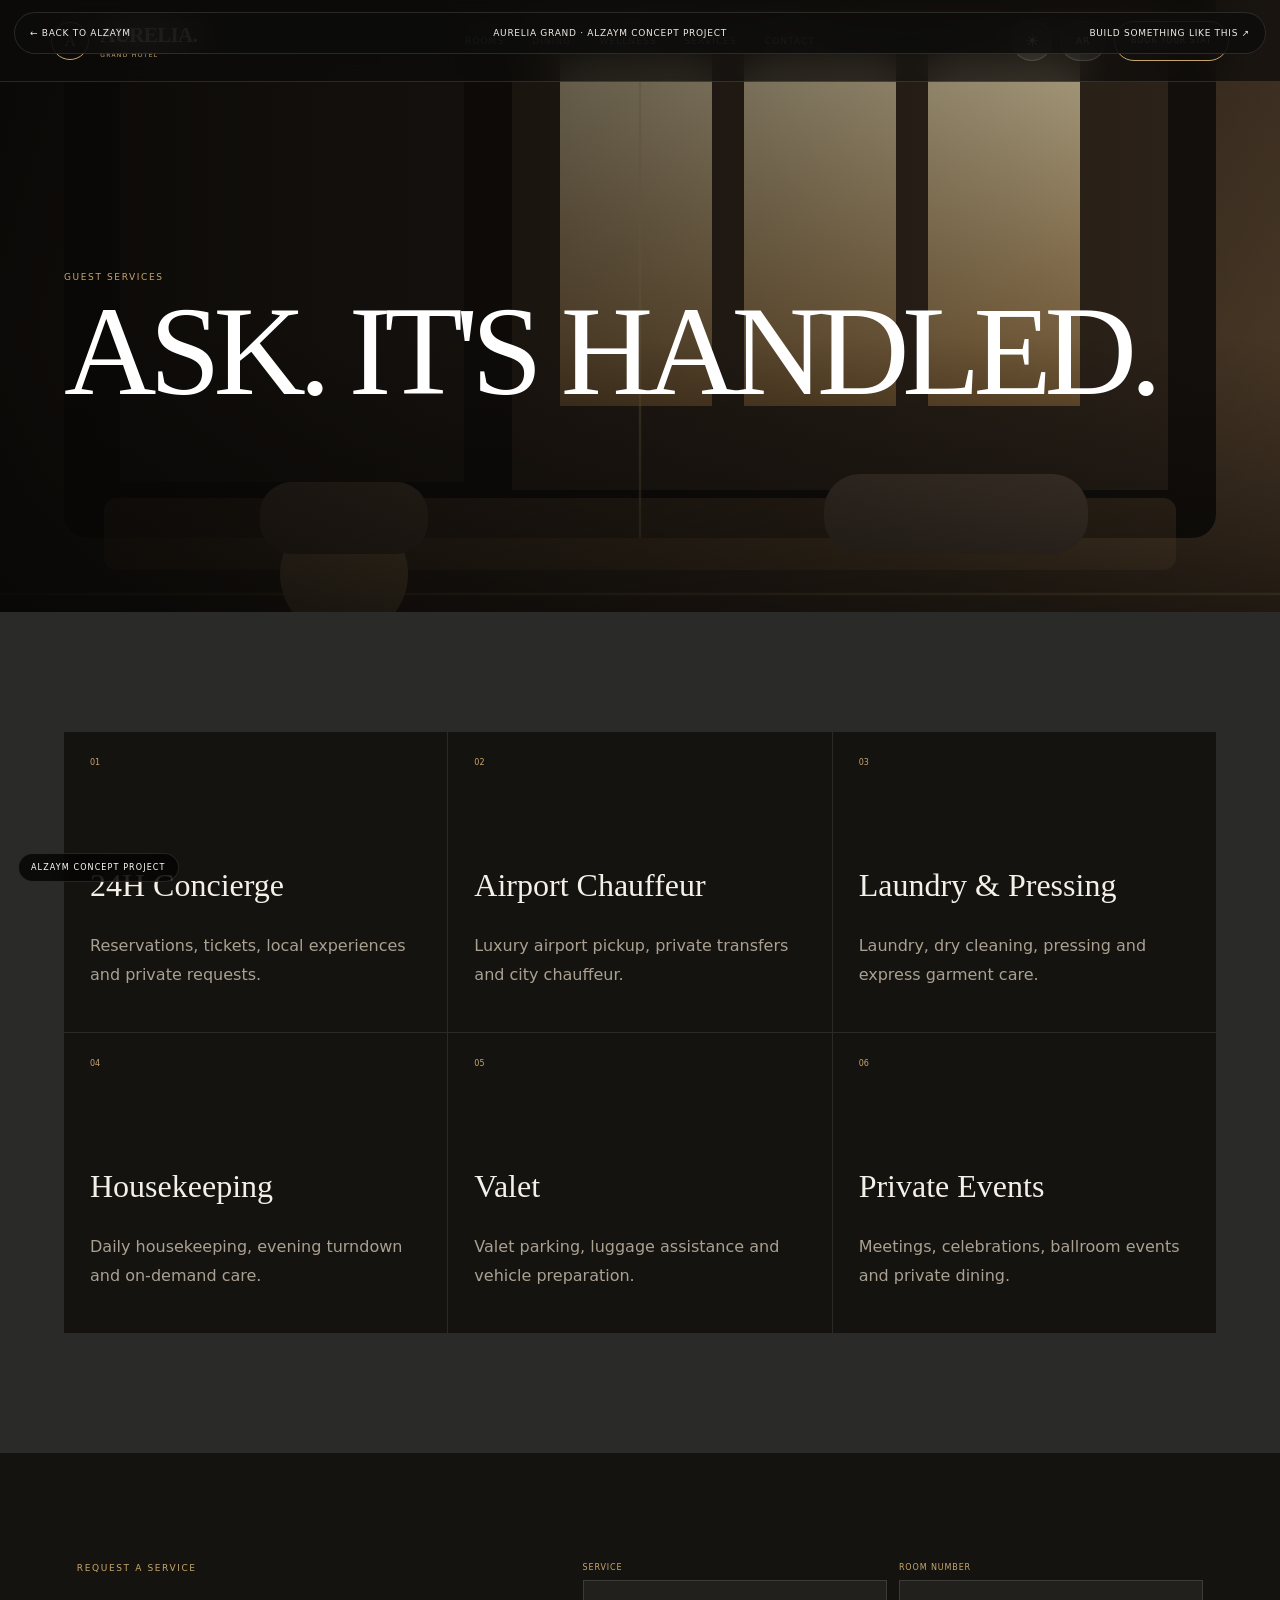
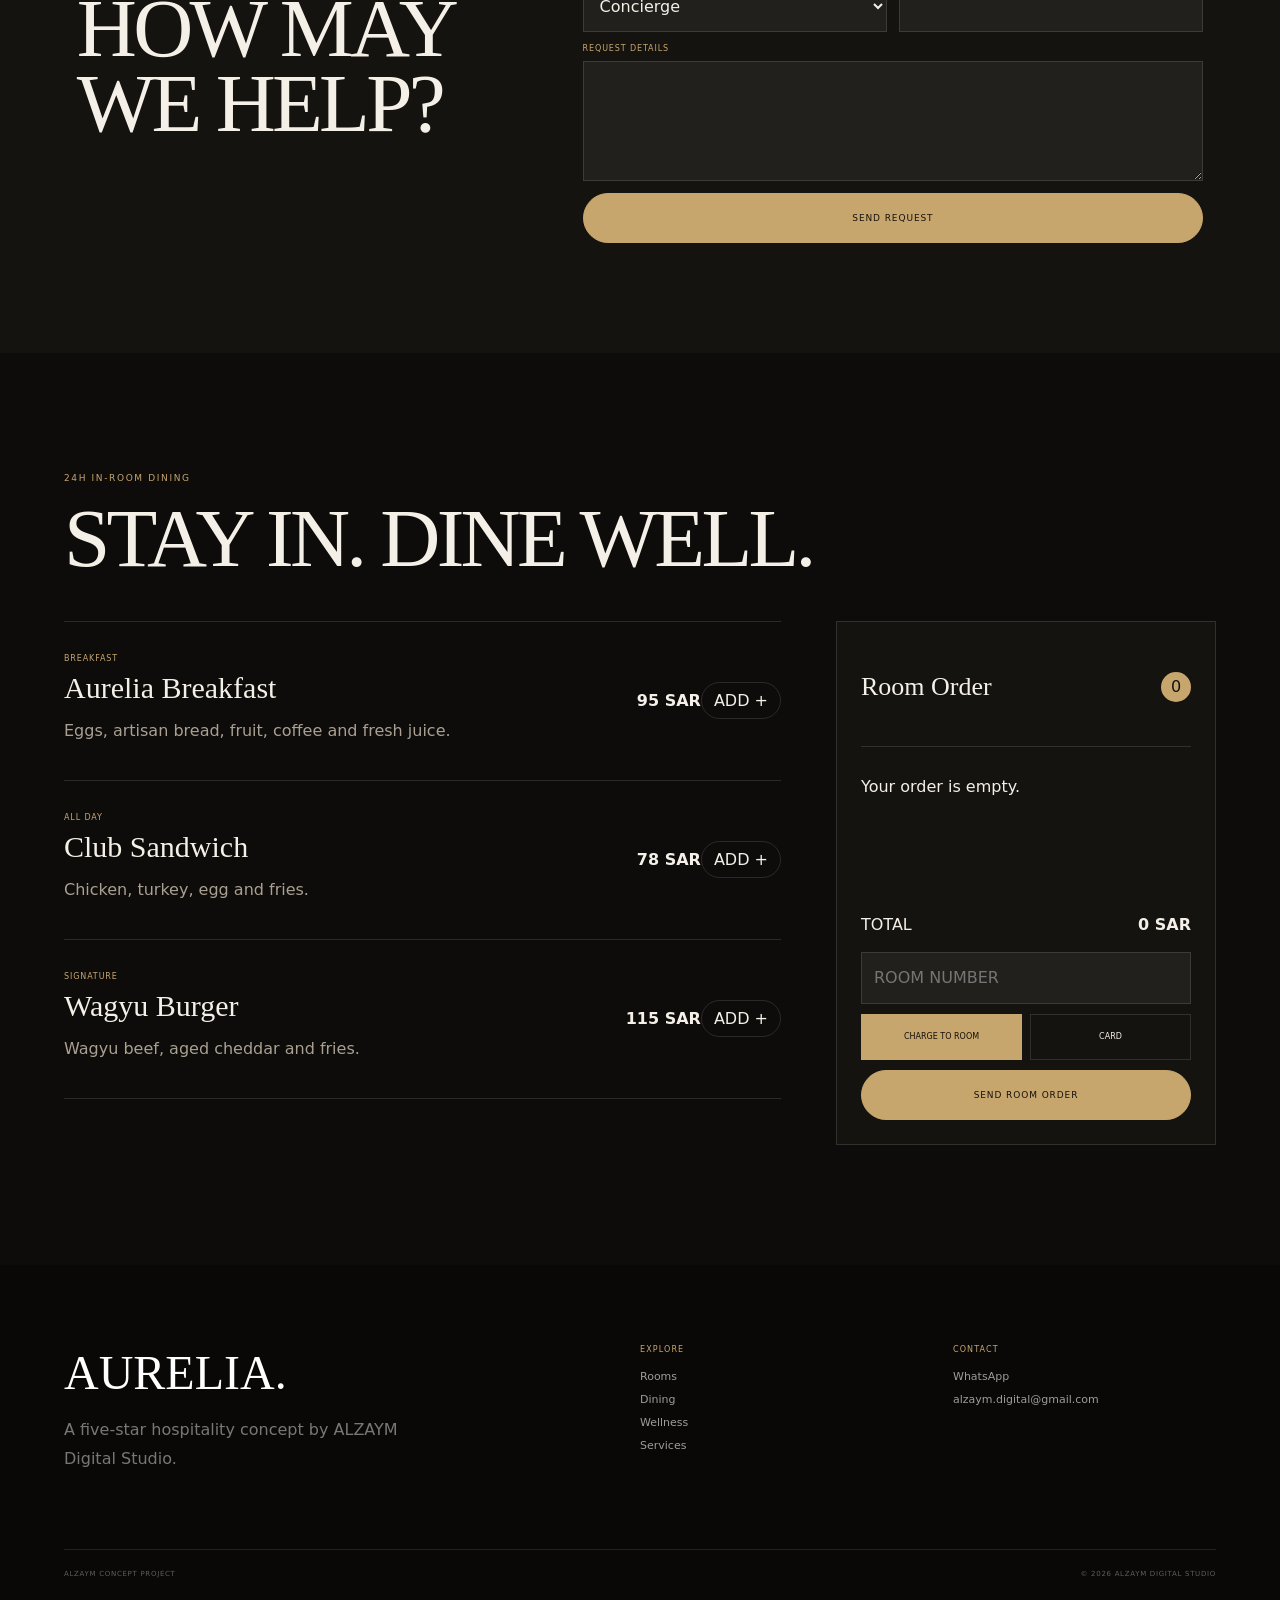
<file: demos/aurelia/services.html>
<!doctype html><html lang="en" data-theme="dark"><head><meta charset="utf-8"><meta name="viewport" content="width=device-width,initial-scale=1"><meta name="theme-color" content="#0d0c0a"><title>Guest Services — AURELIA GRAND</title><meta name="description" content="AURELIA GRAND — luxury five-star hotel concept by ALZAYM Digital Studio."><link rel="stylesheet" href="style.css"></head><body data-page="services">

<div class="alzaym-demo-bar">
  <a href="../../index.html">← BACK TO ALZAYM</a>
  <span>AURELIA GRAND · ALZAYM CONCEPT PROJECT</span>
  <a href="../../index.html#project-form">BUILD SOMETHING LIKE THIS ↗</a>
</div>
<div class="page-loader" id="pageLoader"><div class="loader-mark">A</div><span>AURELIA GRAND</span></div><div class="concept-badge">ALZAYM CONCEPT PROJECT</div><header class="site-header" id="siteHeader">
<a href="index.html" class="brand"><span class="brand-mark">A</span><span><strong>AURELIA.</strong><small data-i18n="brandSub">GRAND HOTEL</small></span></a>
<nav class="nav-links">
<a href="rooms.html" data-i18n="navRooms">Rooms</a><a href="dining.html" data-i18n="navDining">Dining</a><a href="wellness.html" data-i18n="navWellness">Wellness</a><a href="services.html" data-i18n="navServices">Services</a><a href="contact.html" data-i18n="navContact">Contact</a>
</nav>
<div class="header-tools">
<button class="icon-btn" id="themeToggle" aria-label="Toggle theme"><span id="themeIcon">☾</span></button>
<button class="lang-btn" id="langToggle" aria-label="Toggle language">AR</button>
<a href="booking.html" class="book-pill" data-i18n="bookStay">BOOK YOUR STAY</a>
<button class="menu-btn" id="menuToggle" aria-label="Menu"><span></span><span></span></button>
</div>
</header>
<div class="mobile-menu" id="mobileMenu"><a href="index.html" data-i18n="navHome">Home</a><a href="rooms.html" data-i18n="navRooms">Rooms</a><a href="dining.html" data-i18n="navDining">Dining</a><a href="wellness.html" data-i18n="navWellness">Wellness</a><a href="services.html" data-i18n="navServices">Services</a><a href="booking.html" data-i18n="bookStay">Book your stay</a><a href="contact.html" data-i18n="navContact">Contact</a></div><main><section class="page-hero"><img src="assets/images/lobby.svg" alt="Services"><div class="hero-shade"></div><div class="page-hero-copy"><span class="eyebrow" data-i18n="guestServices">GUEST SERVICES</span><h1 data-i18n="askHandled">ASK. IT'S HANDLED.</h1></div></section><section class="service-cards"><article><span>01</span><h2 data-i18n="concierge">24H Concierge</h2><p data-i18n="conciergeDesc">Reservations, tickets, local experiences and private requests.</p></article><article><span>02</span><h2 data-i18n="chauffeur">Airport Chauffeur</h2><p data-i18n="chauffeurDesc">Luxury airport pickup, private transfers and city chauffeur.</p></article><article><span>03</span><h2 data-i18n="laundry">Laundry & Pressing</h2><p data-i18n="laundryDesc">Laundry, dry cleaning, pressing and express garment care.</p></article><article><span>04</span><h2 data-i18n="housekeeping">Housekeeping</h2><p data-i18n="housekeepingDesc">Daily housekeeping, evening turndown and on-demand care.</p></article><article><span>05</span><h2>Valet</h2><p data-i18n="valetDesc">Valet parking, luggage assistance and vehicle preparation.</p></article><article><span>06</span><h2 data-i18n="events">Private Events</h2><p data-i18n="eventsDesc">Meetings, celebrations, ballroom events and private dining.</p></article></section>
<section class="form-section dark-panel"><div><span class="eyebrow" data-i18n="requestService">REQUEST A SERVICE</span><h2 data-i18n="howHelp">HOW MAY WE HELP?</h2></div><form id="serviceForm" class="form-grid"><label><span data-i18n="service">SERVICE</span><select id="serviceType"><option>Concierge</option><option>Chauffeur</option><option>Laundry & Pressing</option><option>Housekeeping</option><option>Valet</option><option>Private Event</option></select></label><label><span data-i18n="roomNumber">ROOM NUMBER</span><input id="serviceRoom"></label><label class="full"><span data-i18n="requestDetails">REQUEST DETAILS</span><textarea id="serviceDetails" required></textarea></label><button class="btn primary full" type="submit" data-i18n="sendRequest">SEND REQUEST</button></form></section>
<section class="room-service"><div class="section-head"><span class="eyebrow">24H IN-ROOM DINING</span><h2 data-i18n="stayIn">STAY IN. DINE WELL.</h2></div><div class="room-service-layout"><div class="menu-items"><article data-id="breakfast" data-name="Aurelia Breakfast" data-price="95"><div><small>BREAKFAST</small><h3>Aurelia Breakfast</h3><p data-i18n="breakfastDesc">Eggs, artisan bread, fruit, coffee and fresh juice.</p></div><div><strong>95 SAR</strong><button class="add-room-item">ADD +</button></div></article><article data-id="club" data-name="Club Sandwich" data-price="78"><div><small>ALL DAY</small><h3>Club Sandwich</h3><p data-i18n="clubDesc">Chicken, turkey, egg and fries.</p></div><div><strong>78 SAR</strong><button class="add-room-item">ADD +</button></div></article><article data-id="wagyu" data-name="Wagyu Burger" data-price="115"><div><small>SIGNATURE</small><h3>Wagyu Burger</h3><p data-i18n="wagyuDesc">Wagyu beef, aged cheddar and fries.</p></div><div><strong>115 SAR</strong><button class="add-room-item">ADD +</button></div></article></div><aside class="cart"><div class="cart-head"><h3 data-i18n="roomOrder">Room Order</h3><span id="cartCount">0</span></div><div id="cartItems"><p data-i18n="cartEmpty">Your order is empty.</p></div><div class="cart-total"><span data-i18n="total">TOTAL</span><strong><b id="cartTotal">0</b> SAR</strong></div><input id="roomServiceRoom" data-i18n-placeholder="roomNumber" placeholder="Room number"><div class="payment-row"><button class="pay-option active" data-pay="Charge to Room" data-i18n="chargeRoom">CHARGE TO ROOM</button><button class="pay-option" data-pay="Card" data-i18n="card">CARD</button></div><button id="sendRoomOrder" class="btn primary full" data-i18n="sendRoomOrder">SEND ROOM ORDER</button></aside></div></section></main><footer class="footer"><div class="footer-grid"><div><div class="footer-logo">AURELIA.</div><p data-i18n="footerDesc">A five-star hospitality concept by ALZAYM Digital Studio.</p></div><div><span data-i18n="explore">EXPLORE</span><a href="rooms.html" data-i18n="navRooms">Rooms</a><a href="dining.html" data-i18n="navDining">Dining</a><a href="wellness.html" data-i18n="navWellness">Wellness</a><a href="services.html" data-i18n="navServices">Services</a></div><div><span data-i18n="contact">CONTACT</span><a href="https://wa.me/966596100109" target="_blank">WhatsApp</a><a href="mailto:alzaym.digital@gmail.com">alzaym.digital@gmail.com</a></div></div><div class="footer-bottom"><span>ALZAYM CONCEPT PROJECT</span><span>© 2026 ALZAYM DIGITAL STUDIO</span></div></footer><script src="script.js"></script></body></html>
</file>
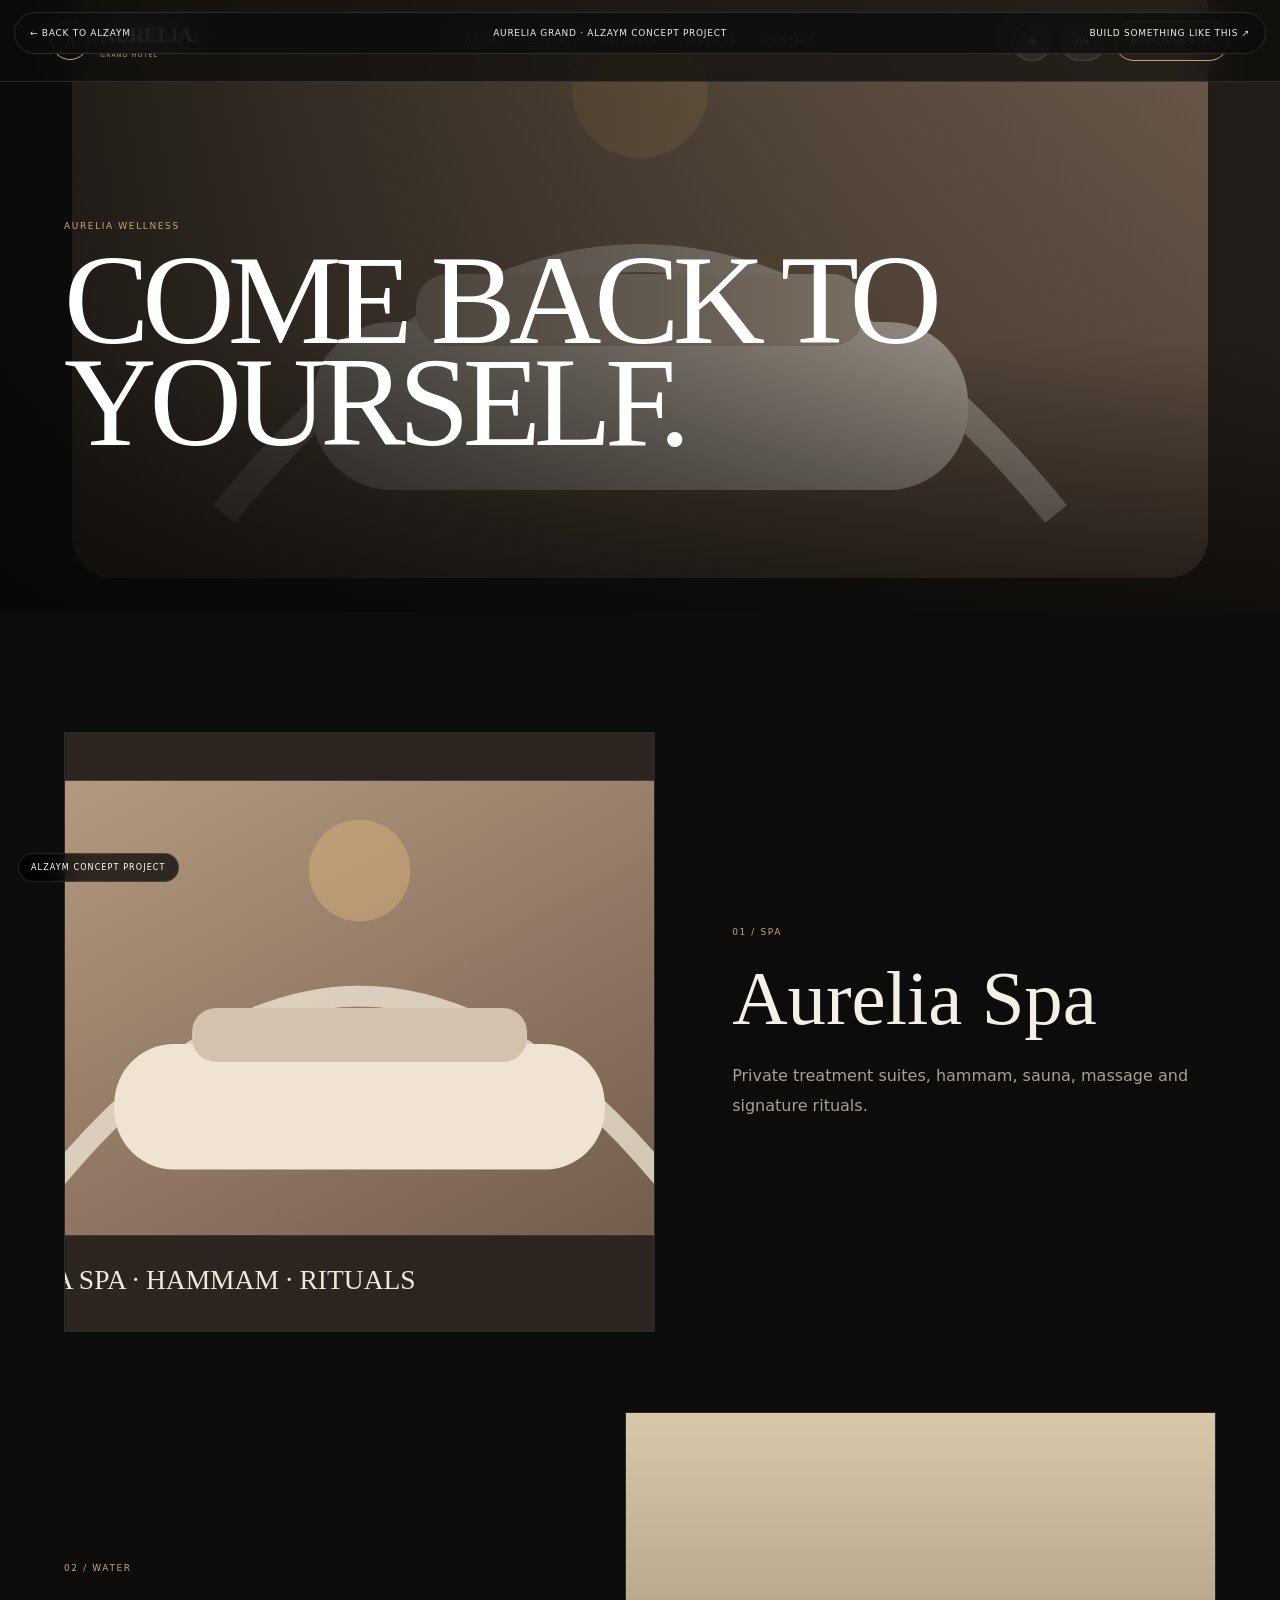
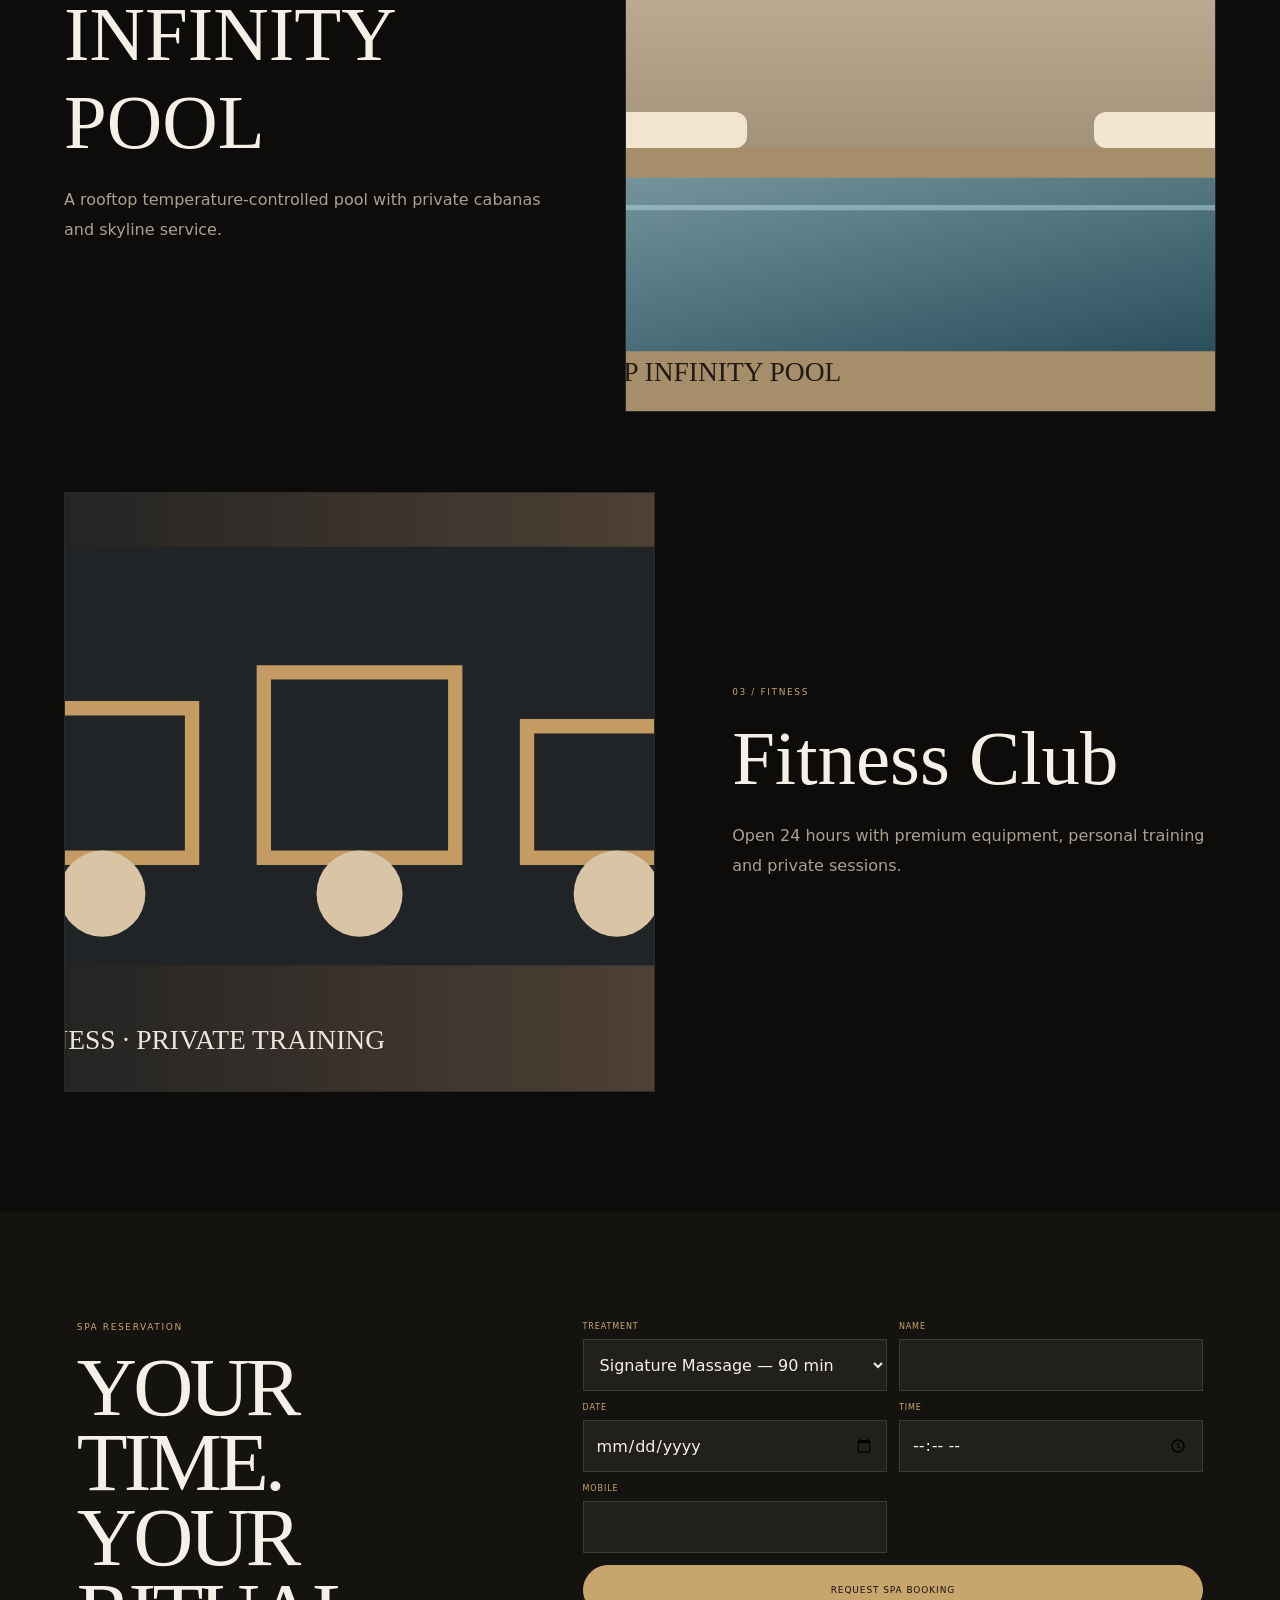
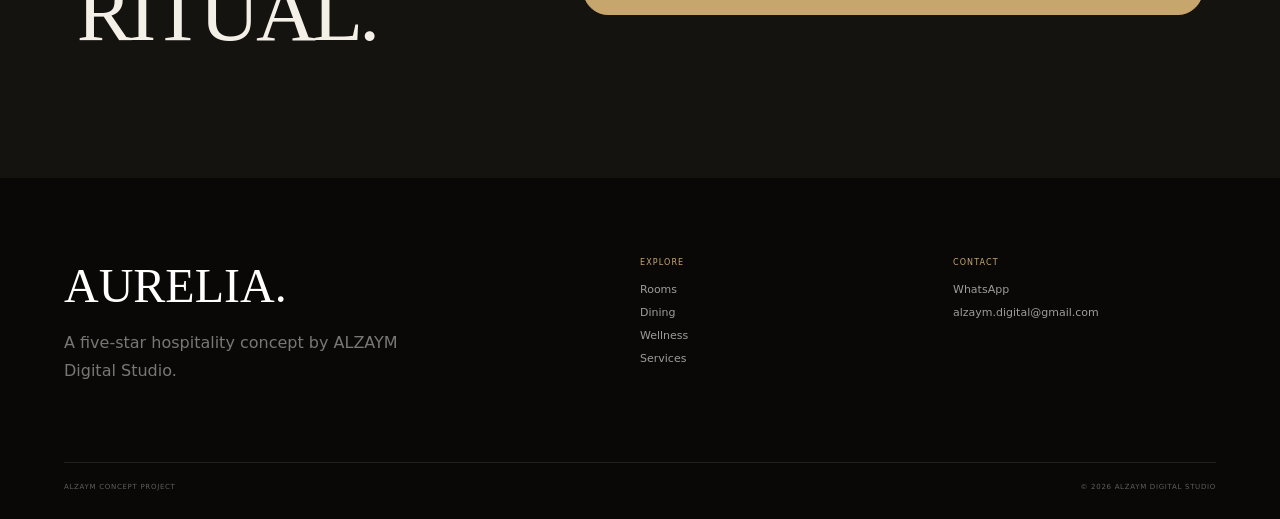
<file: demos/aurelia/wellness.html>
<!doctype html><html lang="en" data-theme="dark"><head><meta charset="utf-8"><meta name="viewport" content="width=device-width,initial-scale=1"><meta name="theme-color" content="#0d0c0a"><title>Wellness — AURELIA GRAND</title><meta name="description" content="AURELIA GRAND — luxury five-star hotel concept by ALZAYM Digital Studio."><link rel="stylesheet" href="style.css"></head><body data-page="wellness">

<div class="alzaym-demo-bar">
  <a href="../../index.html">← BACK TO ALZAYM</a>
  <span>AURELIA GRAND · ALZAYM CONCEPT PROJECT</span>
  <a href="../../index.html#project-form">BUILD SOMETHING LIKE THIS ↗</a>
</div>
<div class="page-loader" id="pageLoader"><div class="loader-mark">A</div><span>AURELIA GRAND</span></div><div class="concept-badge">ALZAYM CONCEPT PROJECT</div><header class="site-header" id="siteHeader">
<a href="index.html" class="brand"><span class="brand-mark">A</span><span><strong>AURELIA.</strong><small data-i18n="brandSub">GRAND HOTEL</small></span></a>
<nav class="nav-links">
<a href="rooms.html" data-i18n="navRooms">Rooms</a><a href="dining.html" data-i18n="navDining">Dining</a><a href="wellness.html" data-i18n="navWellness">Wellness</a><a href="services.html" data-i18n="navServices">Services</a><a href="contact.html" data-i18n="navContact">Contact</a>
</nav>
<div class="header-tools">
<button class="icon-btn" id="themeToggle" aria-label="Toggle theme"><span id="themeIcon">☾</span></button>
<button class="lang-btn" id="langToggle" aria-label="Toggle language">AR</button>
<a href="booking.html" class="book-pill" data-i18n="bookStay">BOOK YOUR STAY</a>
<button class="menu-btn" id="menuToggle" aria-label="Menu"><span></span><span></span></button>
</div>
</header>
<div class="mobile-menu" id="mobileMenu"><a href="index.html" data-i18n="navHome">Home</a><a href="rooms.html" data-i18n="navRooms">Rooms</a><a href="dining.html" data-i18n="navDining">Dining</a><a href="wellness.html" data-i18n="navWellness">Wellness</a><a href="services.html" data-i18n="navServices">Services</a><a href="booking.html" data-i18n="bookStay">Book your stay</a><a href="contact.html" data-i18n="navContact">Contact</a></div><main><section class="page-hero"><img src="assets/images/spa.svg" alt="Wellness"><div class="hero-shade"></div><div class="page-hero-copy"><span class="eyebrow" data-i18n="aureliaWellness">AURELIA WELLNESS</span><h1 data-i18n="comeBack">COME BACK TO YOURSELF.</h1></div></section><section class="wellness-list"><article><img src="assets/images/spa.svg" alt="Spa"><div><span class="eyebrow">01 / SPA</span><h2>Aurelia Spa</h2><p data-i18n="spaDesc">Private treatment suites, hammam, sauna, massage and signature rituals.</p></div></article><article class="reverse"><img src="assets/images/pool.svg" alt="Pool"><div><span class="eyebrow">02 / WATER</span><h2 data-i18n="infinityPool">Infinity Pool</h2><p data-i18n="poolDesc">A rooftop temperature-controlled pool with private cabanas and skyline service.</p></div></article><article><img src="assets/images/fitness.svg" alt="Fitness"><div><span class="eyebrow">03 / FITNESS</span><h2>Fitness Club</h2><p data-i18n="fitnessDesc">Open 24 hours with premium equipment, personal training and private sessions.</p></div></article></section>
<section class="form-section dark-panel"><div><span class="eyebrow" data-i18n="spaBooking">SPA RESERVATION</span><h2 data-i18n="yourRitual">YOUR TIME. YOUR RITUAL.</h2></div><form id="spaForm" class="form-grid"><label><span data-i18n="treatment">TREATMENT</span><select id="spaTreatment"><option>Signature Massage — 90 min</option><option>Deep Tissue — 60 min</option><option>Hammam Ritual — 90 min</option><option>Couple Experience — 120 min</option></select></label><label><span data-i18n="name">NAME</span><input id="spaName" required></label><label><span data-i18n="date">DATE</span><input id="spaDate" type="date" required></label><label><span data-i18n="time">TIME</span><input id="spaTime" type="time" required></label><label><span data-i18n="mobile">MOBILE</span><input id="spaPhone" type="tel"></label><button class="btn primary full" type="submit" data-i18n="requestSpa">REQUEST SPA BOOKING</button></form></section></main><footer class="footer"><div class="footer-grid"><div><div class="footer-logo">AURELIA.</div><p data-i18n="footerDesc">A five-star hospitality concept by ALZAYM Digital Studio.</p></div><div><span data-i18n="explore">EXPLORE</span><a href="rooms.html" data-i18n="navRooms">Rooms</a><a href="dining.html" data-i18n="navDining">Dining</a><a href="wellness.html" data-i18n="navWellness">Wellness</a><a href="services.html" data-i18n="navServices">Services</a></div><div><span data-i18n="contact">CONTACT</span><a href="https://wa.me/966596100109" target="_blank">WhatsApp</a><a href="mailto:alzaym.digital@gmail.com">alzaym.digital@gmail.com</a></div></div><div class="footer-bottom"><span>ALZAYM CONCEPT PROJECT</span><span>© 2026 ALZAYM DIGITAL STUDIO</span></div></footer><script src="script.js"></script></body></html>
</file>
<file: style.css>
/* =========================================================
   ALZAYM DIGITAL STUDIO — REDESIGN V1
   Editorial / architectural / warm premium system
   ========================================================= */

:root{
  --ink:#0d0d0c;
  --ink-2:#151410;
  --ink-3:#1f1d18;

  --ivory:#f2eee6;
  --paper:#faf7f1;
  --cream:#e7dfd1;
  --stone:#aaa296;
  --muted:#817a70;

  --terracotta:#c66a43;
  --brass:#b79762;
  --olive:#747963;

  --line:rgba(255,255,255,.10);
  --line-strong:rgba(255,255,255,.18);

  --glass:rgba(242,238,230,.07);
  --glass-strong:rgba(242,238,230,.11);

  --shadow:0 30px 90px rgba(0,0,0,.28);
  --radius:24px;
  --max:1480px;
}

html[data-theme="light"]{
  --ink:#f3eee5;
  --ink-2:#ebe4d8;
  --ink-3:#ddd3c5;

  --ivory:#15130f;
  --paper:#0d0d0c;
  --cream:#2c2922;
  --stone:#6c655a;
  --muted:#6e675e;

  --line:rgba(13,13,12,.12);
  --line-strong:rgba(13,13,12,.22);

  --glass:rgba(255,255,255,.32);
  --glass-strong:rgba(255,255,255,.48);

  --shadow:0 30px 90px rgba(56,45,30,.12);
}

*{
  box-sizing:border-box;
  margin:0;
  padding:0;
}

html{
  scroll-behavior:smooth;
  background:var(--ink);
}

body{
  min-height:100%;
  background:var(--ink);
  color:var(--ivory);
  font-family:"DM Sans",Arial,sans-serif;
  overflow-x:hidden;
  transition:background .45s ease,color .45s ease;
  -webkit-font-smoothing:antialiased;
  text-rendering:optimizeLegibility;
}

html[lang="ar"] body{
  font-family:"IBM Plex Sans Arabic","DM Sans",Arial,sans-serif;
}

a{
  color:inherit;
  text-decoration:none;
}

button,
input,
select,
textarea{
  font:inherit;
}

button{
  color:inherit;
}

::selection{
  background:var(--terracotta);
  color:var(--paper);
}

/* LOADER */
.loader{
  position:fixed;
  inset:0;
  z-index:9999;
  display:flex;
  flex-direction:column;
  align-items:center;
  justify-content:center;
  gap:18px;
  background:var(--ink);
  color:var(--ivory);
  transition:opacity .55s ease,visibility .55s ease;
}

.loader.is-hidden{
  opacity:0;
  visibility:hidden;
  pointer-events:none;
}

.loader-mark{
  font-size:clamp(38px,5vw,80px);
  font-weight:600;
  letter-spacing:-.075em;
}

.loader-mark span,
.brand span,
.footer-brand span{
  color:var(--terracotta);
}

.loader small{
  font-size:9px;
  letter-spacing:.32em;
  color:var(--muted);
}

.loader-track{
  width:170px;
  height:1px;
  background:var(--line);
  overflow:hidden;
}

.loader-track i{
  display:block;
  width:100%;
  height:100%;
  background:linear-gradient(90deg,var(--terracotta),var(--brass),var(--olive));
  transform-origin:left;
  animation:loaderLine 1.15s cubic-bezier(.16,1,.3,1) forwards;
}

@keyframes loaderLine{
  from{transform:scaleX(0)}
  to{transform:scaleX(1)}
}

/* CURSOR */
.cursor{
  position:fixed;
  left:0;
  top:0;
  width:62px;
  height:62px;
  border-radius:50%;
  z-index:5000;
  display:grid;
  place-items:center;
  background:var(--paper);
  color:var(--ink);
  pointer-events:none;
  opacity:0;
  transform:translate(-50%,-50%) scale(.65);
  transition:opacity .2s ease,transform .25s ease;
  mix-blend-mode:difference;
}

.cursor span{
  font-size:8px;
  font-weight:700;
  letter-spacing:.1em;
}

.cursor.is-visible{
  opacity:1;
}

.cursor.is-project{
  transform:translate(-50%,-50%) scale(1);
}

@media (pointer:coarse){
  .cursor{display:none}
}

/* HEADER */
.site-header{
  position:fixed;
  left:50%;
  top:18px;
  width:min(calc(100% - 36px),var(--max));
  height:68px;
  padding:0 18px 0 22px;
  transform:translateX(-50%);
  z-index:1000;
  display:grid;
  grid-template-columns:1fr auto 1fr;
  align-items:center;
  gap:24px;
  border-radius:999px;
  background:color-mix(in srgb,var(--ink) 72%,transparent);
  backdrop-filter:blur(22px) saturate(120%);
  -webkit-backdrop-filter:blur(22px) saturate(120%);
  box-shadow:inset 0 0 0 1px var(--line),0 10px 35px rgba(0,0,0,.08);
  transition:background .35s ease,box-shadow .35s ease;
}

.brand{
  justify-self:start;
  font-size:19px;
  font-weight:700;
  letter-spacing:-.06em;
}

.desktop-nav{
  display:flex;
  align-items:center;
  gap:34px;
}

.desktop-nav a{
  position:relative;
  font-size:12px;
  color:color-mix(in srgb,var(--ivory) 74%,transparent);
}

.desktop-nav a::after{
  content:"";
  position:absolute;
  left:0;
  bottom:-8px;
  width:100%;
  height:1px;
  background:var(--terracotta);
  transform:scaleX(0);
  transform-origin:right;
  transition:transform .3s cubic-bezier(.16,1,.3,1);
}

.desktop-nav a:hover::after{
  transform:scaleX(1);
  transform-origin:left;
}

.header-actions{
  justify-self:end;
  display:flex;
  align-items:center;
  gap:8px;
}

.round-control,
.lang-control,
.menu-toggle{
  border:0;
  background:transparent;
  cursor:pointer;
}

.round-control,
.lang-control{
  height:38px;
  min-width:38px;
  padding:0 12px;
  display:grid;
  place-items:center;
  border-radius:999px;
  box-shadow:inset 0 0 0 1px var(--line);
  background:var(--glass);
  transition:transform .25s ease,background .25s ease;
}

.round-control:hover,
.lang-control:hover{
  transform:translateY(-2px);
  background:var(--glass-strong);
}

.lang-control{
  font-size:10px;
  font-weight:700;
  letter-spacing:.08em;
}

.start-project{
  min-height:38px;
  display:flex;
  align-items:center;
  padding:0 18px;
  border-radius:999px;
  background:var(--ivory);
  color:var(--ink);
  font-size:11px;
  font-weight:600;
  transition:transform .25s ease;
}

.start-project:hover{
  transform:translateY(-2px);
}

.menu-toggle{
  display:none;
  width:42px;
  height:42px;
  position:relative;
  border-radius:50%;
  box-shadow:inset 0 0 0 1px var(--line);
}

.menu-toggle span{
  position:absolute;
  left:12px;
  width:18px;
  height:1px;
  background:var(--ivory);
  transition:transform .3s ease,top .3s ease;
}

.menu-toggle span:first-child{top:17px}
.menu-toggle span:last-child{top:24px}

.menu-toggle[aria-expanded="true"] span:first-child{
  top:21px;
  transform:rotate(45deg);
}

.menu-toggle[aria-expanded="true"] span:last-child{
  top:21px;
  transform:rotate(-45deg);
}

/* MOBILE MENU */
.mobile-menu{
  position:fixed;
  inset:0;
  z-index:900;
  background:color-mix(in srgb,var(--ink) 91%,transparent);
  backdrop-filter:blur(24px);
  -webkit-backdrop-filter:blur(24px);
  opacity:0;
  visibility:hidden;
  transition:opacity .38s ease,visibility .38s ease;
}

.mobile-menu.is-open{
  opacity:1;
  visibility:visible;
}

.mobile-menu-inner{
  width:min(100% - 40px,900px);
  min-height:100%;
  margin:auto;
  padding:115px 0 34px;
  display:flex;
  flex-direction:column;
}

.mobile-menu-top{
  display:flex;
  justify-content:space-between;
  color:var(--muted);
  font-size:9px;
  letter-spacing:.18em;
}

.mobile-menu nav{
  margin-top:10vh;
  border-top:1px solid var(--line);
}

.mobile-menu nav a{
  display:grid;
  grid-template-columns:48px 1fr auto;
  align-items:center;
  min-height:88px;
  border-bottom:1px solid var(--line);
  transform:translateY(18px);
  opacity:0;
  transition:transform .55s cubic-bezier(.16,1,.3,1),opacity .55s ease;
}

.mobile-menu.is-open nav a{
  transform:none;
  opacity:1;
}

.mobile-menu.is-open nav a:nth-child(1){transition-delay:.08s}
.mobile-menu.is-open nav a:nth-child(2){transition-delay:.13s}
.mobile-menu.is-open nav a:nth-child(3){transition-delay:.18s}
.mobile-menu.is-open nav a:nth-child(4){transition-delay:.23s}
.mobile-menu.is-open nav a:nth-child(5){transition-delay:.28s}

.mobile-menu nav a span{
  font-size:10px;
  color:var(--muted);
}

.mobile-menu nav a strong{
  font-size:clamp(28px,7vw,60px);
  font-weight:400;
  letter-spacing:-.05em;
}

.mobile-menu-foot{
  margin-top:auto;
  padding-top:22px;
  border-top:1px solid var(--line);
  display:flex;
  gap:18px;
  flex-wrap:wrap;
  justify-content:space-between;
  font-size:11px;
  color:var(--muted);
}

/* HERO */
.hero{
  position:relative;
  min-height:100svh;
  width:100%;
  overflow:hidden;
  display:grid;
  grid-template-columns:minmax(0,1fr) minmax(420px,.9fr);
  align-items:center;
  gap:clamp(30px,5vw,90px);
  padding:150px max(6vw,28px) 80px;
  isolation:isolate;
}

.hero-grid{
  position:absolute;
  inset:0;
  z-index:-4;
  background-image:
    linear-gradient(var(--line) 1px,transparent 1px),
    linear-gradient(90deg,var(--line) 1px,transparent 1px);
  background-size:76px 76px;
  mask-image:linear-gradient(to bottom,transparent,black 20%,black 72%,transparent);
  opacity:.25;
}

.hero-ambient{
  position:absolute;
  z-index:-3;
  border-radius:50%;
  filter:blur(90px);
  opacity:.18;
  pointer-events:none;
}

.hero-ambient-a{
  width:520px;
  height:520px;
  right:-180px;
  top:16%;
  background:var(--terracotta);
}

.hero-ambient-b{
  width:420px;
  height:420px;
  left:28%;
  bottom:-260px;
  background:var(--olive);
}

.hero-copy{
  position:relative;
  z-index:3;
  max-width:860px;
}

.eyebrow,
.section-kicker{
  display:inline-block;
  color:var(--terracotta);
  font-size:9px;
  font-weight:600;
  letter-spacing:.18em;
}

.hero-title{
  margin-top:28px;
  font-size:clamp(66px,8.4vw,152px);
  line-height:.79;
  letter-spacing:-.075em;
  font-weight:500;
}

.title-mask{
  display:block;
  overflow:hidden;
  padding-bottom:.07em;
  margin-bottom:-.07em;
}

.title-mask > span,
.title-mask > em{
  display:block;
}

.title-mask.serif em{
  font-family:"Playfair Display",Georgia,serif;
  font-weight:500;
  font-style:italic;
  letter-spacing:-.05em;
  color:var(--brass);
}

html[lang="ar"] .hero-title{
  line-height:.93;
  letter-spacing:-.045em;
}

html[lang="ar"] .title-mask.serif em{
  font-family:"IBM Plex Sans Arabic",sans-serif;
  font-style:normal;
}

.hero-description{
  width:min(100%,520px);
  margin-top:38px;
  color:var(--muted);
  font-size:14px;
  line-height:1.75;
}

.hero-actions{
  display:flex;
  align-items:center;
  gap:24px;
  margin-top:30px;
}

.primary-cta{
  min-height:52px;
  padding:0 22px;
  display:flex;
  align-items:center;
  border-radius:999px;
  background:var(--ivory);
  color:var(--ink);
  font-size:11px;
  font-weight:600;
  transition:transform .25s ease;
}

.primary-cta:hover{
  transform:translateY(-3px);
}

.text-cta{
  font-size:11px;
  border-bottom:1px solid var(--line-strong);
  padding-bottom:5px;
}

.hero-bottomline{
  position:absolute;
  left:max(6vw,28px);
  right:max(6vw,28px);
  bottom:22px;
  display:flex;
  justify-content:space-between;
  color:var(--muted);
  font-size:8px;
  letter-spacing:.18em;
}

/* HERO GATEWAY */
.gateway{
  position:relative;
  min-height:650px;
  display:grid;
  place-items:center;
  perspective:1500px;
  z-index:2;
}

.gateway-stage{
  position:relative;
  width:min(42vw,620px);
  aspect-ratio:1/1;
  transform-style:preserve-3d;
  transition:transform .16s linear;
}

.gateway-orbit{
  position:absolute;
  left:50%;
  top:50%;
  border:1px solid var(--line);
  border-radius:50%;
  transform:translate(-50%,-50%) rotateX(68deg);
  pointer-events:none;
}

.orbit-one{
  width:520px;
  height:520px;
  animation:orbitSpin 18s linear infinite;
}

.orbit-two{
  width:690px;
  height:690px;
  opacity:.55;
  animation:orbitSpin 28s linear infinite reverse;
}

@keyframes orbitSpin{
  from{transform:translate(-50%,-50%) rotateX(68deg) rotateZ(0)}
  to{transform:translate(-50%,-50%) rotateX(68deg) rotateZ(360deg)}
}

.device{
  position:absolute;
  left:50%;
  top:50%;
  width:76%;
  aspect-ratio:1.08/1;
  transform:translate(-50%,-50%) rotateX(5deg) rotateY(-9deg);
  border-radius:30px;
  padding:10px;
  background:linear-gradient(145deg,#2c2923,#11110f 62%);
  box-shadow:var(--shadow),inset 0 0 0 1px rgba(255,255,255,.13);
}

html[data-theme="light"] .device{
  background:linear-gradient(145deg,#e6ded1,#cbc0b0);
}

.device-cap{
  height:36px;
  padding:0 13px;
  display:flex;
  justify-content:space-between;
  align-items:center;
  color:#e8e1d5;
  font-size:8px;
  letter-spacing:.1em;
}

html[data-theme="light"] .device-cap{
  color:#27231d;
}

.device-cap i{
  width:7px;
  height:7px;
  border-radius:50%;
  background:var(--terracotta);
}

.device-screen{
  position:relative;
  height:calc(100% - 36px);
  padding:20px;
  overflow:hidden;
  border-radius:20px;
  background:
    radial-gradient(circle at 90% 10%,rgba(198,106,67,.18),transparent 28%),
    linear-gradient(135deg,#151411,#0b0b0a);
  color:#eee7dc;
  box-shadow:inset 0 0 0 1px rgba(255,255,255,.08);
}

.screen-head,
.screen-footer{
  display:flex;
  justify-content:space-between;
  align-items:center;
  color:#766f65;
  font-size:7px;
  letter-spacing:.15em;
}

.screen-title{
  margin-top:17%;
  font-size:clamp(42px,5vw,74px);
  letter-spacing:-.08em;
  line-height:.9;
  font-weight:600;
}

.screen-rule{
  width:70px;
  height:2px;
  margin-top:15px;
  background:linear-gradient(90deg,var(--terracotta),var(--brass));
}

.screen-projects{
  position:absolute;
  left:20px;
  right:20px;
  bottom:46px;
  display:grid;
  grid-template-columns:repeat(3,1fr);
  gap:8px;
}

.mini-project{
  min-height:98px;
  padding:12px;
  display:flex;
  flex-direction:column;
  justify-content:flex-end;
  border-radius:13px;
  border:1px solid rgba(255,255,255,.09);
  background:rgba(255,255,255,.035);
}

.mini-project small{
  margin-bottom:auto;
  color:#7e776e;
  font-size:7px;
}

.mini-project strong{
  font-size:11px;
  letter-spacing:-.03em;
}

.mini-project span{
  margin-top:4px;
  color:#746d63;
  font-size:7px;
}

.mini-noir{
  background:linear-gradient(150deg,#0d0d0c,#2a1712);
}

.mini-sou{
  background:linear-gradient(150deg,#2e251c,#625743);
}

.mini-aurelia{
  background:linear-gradient(150deg,#171613,#443726);
}

.screen-footer{
  position:absolute;
  left:20px;
  right:20px;
  bottom:17px;
}

.glass-tag{
  position:absolute;
  min-width:145px;
  padding:15px 17px;
  border-radius:18px;
  background:rgba(255,255,255,.055);
  backdrop-filter:blur(22px);
  -webkit-backdrop-filter:blur(22px);
  box-shadow:
    inset 0 0 0 1px rgba(255,255,255,.10),
    inset 0 1px 0 rgba(255,255,255,.12),
    0 18px 35px rgba(0,0,0,.14);
}

.glass-tag small{
  display:block;
  color:var(--muted);
  font-size:7px;
  letter-spacing:.14em;
}

.glass-tag strong{
  display:block;
  margin-top:6px;
  font-family:"Playfair Display",Georgia,serif;
  font-size:19px;
  font-style:italic;
  font-weight:500;
}

.tag-one{left:-5%;top:19%;transform:translateZ(80px) rotate(-6deg)}
.tag-two{right:-9%;top:44%;transform:translateZ(100px) rotate(5deg)}
.tag-three{left:9%;bottom:6%;transform:translateZ(70px) rotate(3deg)}

/* MARQUEE */
.marquee{
  overflow:hidden;
  border-top:1px solid var(--line);
  border-bottom:1px solid var(--line);
  background:var(--ink-2);
}

.marquee-track{
  width:max-content;
  min-height:82px;
  display:flex;
  align-items:center;
  gap:30px;
  animation:marqueeMove 30s linear infinite;
}

.marquee-track span{
  font-size:clamp(18px,2vw,32px);
  letter-spacing:-.035em;
  white-space:nowrap;
}

.marquee-track i{
  color:var(--terracotta);
  font-style:normal;
}

@keyframes marqueeMove{
  from{transform:translateX(0)}
  to{transform:translateX(-50%)}
}

/* COMMON SECTIONS */
.page-section{
  width:min(calc(100% - 56px),var(--max));
  margin:0 auto;
  padding:150px 0;
}

.section-title{
  margin-top:16px;
  font-size:clamp(54px,7.8vw,124px);
  line-height:.86;
  letter-spacing:-.07em;
  font-weight:500;
}

.section-title span,
.section-title em{
  display:block;
}

.section-title em{
  font-family:"Playfair Display",Georgia,serif;
  font-style:italic;
  font-weight:500;
  color:var(--brass);
}

html[lang="ar"] .section-title{
  line-height:1;
  letter-spacing:-.045em;
}

html[lang="ar"] .section-title em{
  font-family:"IBM Plex Sans Arabic",sans-serif;
  font-style:normal;
}

.section-copy{
  max-width:520px;
  color:var(--muted);
  font-size:15px;
  line-height:1.85;
}

.section-head{
  display:grid;
  grid-template-columns:1fr minmax(260px,420px);
  align-items:end;
  gap:40px;
  margin-bottom:70px;
}

.section-head > p{
  color:var(--muted);
  line-height:1.8;
  font-size:13px;
}

/* STUDIO INTRO */
.studio-intro{
  min-height:88vh;
  display:grid;
  grid-template-columns:90px 1fr minmax(260px,420px);
  gap:40px;
  align-items:center;
}

.section-index{
  align-self:start;
  padding-top:12px;
  color:var(--muted);
  font-size:10px;
}

/* SERVICES */
.services-section{
  border-top:1px solid var(--line);
}

.service-grid{
  border-top:1px solid var(--line);
}

.service-card{
  min-height:210px;
  display:grid;
  grid-template-columns:75px 1fr minmax(240px,430px) 40px;
  align-items:center;
  gap:28px;
  border-bottom:1px solid var(--line);
  position:relative;
  transition:padding .45s cubic-bezier(.16,1,.3,1),background .35s ease;
}

.service-card::before{
  content:"";
  position:absolute;
  inset:0;
  z-index:-1;
  background:linear-gradient(90deg,rgba(198,106,67,.10),rgba(183,151,98,.04),transparent);
  opacity:0;
  transition:opacity .35s ease;
}

.service-card:hover{
  padding-inline:18px;
}

.service-card:hover::before{
  opacity:1;
}

.service-number{
  font-size:9px;
  color:var(--muted);
}

.service-card h3{
  font-size:clamp(34px,4.6vw,72px);
  font-weight:400;
  letter-spacing:-.055em;
}

.service-card p{
  max-width:360px;
  color:var(--muted);
  font-size:12px;
  line-height:1.8;
}

.service-card b{
  color:var(--terracotta);
  font-size:18px;
}

/* WORK */
.work-section{
  border-top:1px solid var(--line);
}

.project-list{
  display:grid;
  grid-template-columns:1.2fr .8fr;
  gap:24px;
}

.project-card{
  cursor:default;
}

.project-card:nth-child(3){
  grid-column:1/-1;
}

.project-visual{
  position:relative;
  min-height:560px;
  overflow:hidden;
  border-radius:30px;
  box-shadow:inset 0 0 0 1px var(--line);
  transition:transform .7s cubic-bezier(.16,1,.3,1);
}

.project-card:hover .project-visual{
  transform:translateY(-8px);
}

.project-card:nth-child(2) .project-visual{
  min-height:560px;
}

.project-card:nth-child(3) .project-visual{
  min-height:680px;
}

.project-poster{
  position:absolute;
  inset:0;
  padding:42px;
  display:flex;
  flex-direction:column;
  justify-content:space-between;
  transition:transform 1s cubic-bezier(.16,1,.3,1);
}

.project-card:hover .project-poster{
  transform:scale(1.035);
}

.project-poster > span{
  font-size:clamp(48px,7vw,112px);
  line-height:.85;
  letter-spacing:-.08em;
  font-weight:600;
}

.project-poster > small{
  align-self:flex-start;
  font-size:8px;
  letter-spacing:.18em;
}

.project-noir .project-visual{
  color:#f3eae0;
  background:
    radial-gradient(circle at 75% 22%,rgba(142,57,35,.42),transparent 24%),
    linear-gradient(145deg,#0e0d0c,#20120e 65%,#401b11);
}

.project-sou .project-visual{
  color:#3a2d20;
  background:
    radial-gradient(circle at 18% 20%,rgba(255,255,255,.23),transparent 24%),
    linear-gradient(145deg,#d5c7ad,#a79676 56%,#6d6a4a);
}

.project-aurelia .project-visual{
  color:#efe9dd;
  background:
    radial-gradient(circle at 80% 30%,rgba(183,151,98,.28),transparent 24%),
    linear-gradient(145deg,#11110f,#242018 50%,#4a3928);
}

.poster-lines{
  position:absolute;
  right:8%;
  bottom:12%;
  width:45%;
  display:grid;
  gap:14px;
}

.poster-lines i{
  height:1px;
  background:rgba(255,255,255,.20);
}

.poster-lines i:nth-child(2){width:72%}
.poster-lines i:nth-child(3){width:48%}

.poster-circles{
  position:absolute;
  right:12%;
  bottom:13%;
  display:flex;
  align-items:end;
  gap:12px;
}

.poster-circles i{
  width:70px;
  height:70px;
  border-radius:50%;
  border:1px solid rgba(58,45,32,.25);
}

.poster-circles i:nth-child(2){width:105px;height:105px}
.poster-circles i:nth-child(3){width:145px;height:145px}

.hotel-lines{
  position:absolute;
  right:8%;
  bottom:8%;
  width:42%;
  height:55%;
  display:flex;
  align-items:flex-end;
  gap:10px;
}

.hotel-lines i{
  flex:1;
  background:rgba(183,151,98,.15);
  border:1px solid rgba(255,255,255,.08);
}

.hotel-lines i:nth-child(1){height:44%}
.hotel-lines i:nth-child(2){height:70%}
.hotel-lines i:nth-child(3){height:100%}
.hotel-lines i:nth-child(4){height:81%}
.hotel-lines i:nth-child(5){height:58%}

.project-glass{
  position:absolute;
  right:24px;
  top:24px;
  min-width:210px;
  padding:18px;
  border-radius:18px;
  background:rgba(255,255,255,.065);
  backdrop-filter:blur(22px);
  -webkit-backdrop-filter:blur(22px);
  box-shadow:
    inset 0 0 0 1px rgba(255,255,255,.13),
    inset 0 1px 1px rgba(255,255,255,.11);
  opacity:0;
  transform:translateY(-10px);
  transition:opacity .35s ease,transform .35s ease;
}

.project-card:hover .project-glass{
  opacity:1;
  transform:none;
}

.project-glass small{
  display:block;
  font-size:7px;
  letter-spacing:.12em;
  opacity:.6;
}

.project-glass strong{
  display:block;
  margin-top:20px;
  font-size:18px;
}

.project-glass span{
  display:block;
  margin-top:6px;
  font-size:9px;
  opacity:.6;
}

.project-meta{
  min-height:112px;
  padding:20px 2px 0;
  display:grid;
  grid-template-columns:1fr auto auto;
  align-items:start;
  gap:22px;
}

.project-meta > div span,
.project-meta p,
.project-action{
  color:var(--muted);
  font-size:9px;
  letter-spacing:.06em;
}

.project-meta h3{
  margin-top:4px;
  font-size:18px;
}

.project-action{
  color:var(--terracotta);
}

.demo-note{
  margin-top:36px;
  color:var(--muted);
  font-size:10px;
}

/* PROCESS */
.process-section{
  border-top:1px solid var(--line);
}

.process-grid{
  display:grid;
  grid-template-columns:repeat(4,1fr);
  gap:0;
  border-top:1px solid var(--line);
  border-left:1px solid var(--line);
}

.process-grid article{
  min-height:330px;
  padding:28px;
  display:flex;
  flex-direction:column;
  border-right:1px solid var(--line);
  border-bottom:1px solid var(--line);
}

.process-grid article > span{
  color:var(--terracotta);
  font-size:9px;
}

.process-grid h3{
  margin-top:auto;
  font-size:clamp(28px,3vw,44px);
  font-weight:400;
  letter-spacing:-.05em;
}

.process-grid p{
  margin-top:17px;
  color:var(--muted);
  font-size:11px;
  line-height:1.75;
}

/* FORM */
.project-form-section{
  min-height:90vh;
  display:grid;
  grid-template-columns:1fr minmax(420px,.85fr);
  gap:clamp(50px,8vw,130px);
  align-items:center;
  border-top:1px solid var(--line);
}

.form-copy > p{
  max-width:500px;
  margin-top:32px;
  color:var(--muted);
  font-size:13px;
  line-height:1.8;
}

.project-form{
  padding:32px;
  border-radius:28px;
  background:var(--ink-2);
  box-shadow:inset 0 0 0 1px var(--line),var(--shadow);
}

.form-row{
  display:grid;
  grid-template-columns:1fr 1fr;
  gap:14px;
}

.project-form label{
  display:block;
  margin-bottom:16px;
}

.project-form label > span{
  display:block;
  margin:0 0 8px 4px;
  color:var(--muted);
  font-size:9px;
  letter-spacing:.06em;
}

.project-form input,
.project-form select,
.project-form textarea{
  width:100%;
  border:0;
  outline:none;
  border-radius:16px;
  background:var(--ink-3);
  color:var(--ivory);
  box-shadow:inset 0 0 0 1px var(--line);
}

.project-form input,
.project-form select{
  min-height:54px;
  padding:0 16px;
}

.project-form textarea{
  min-height:145px;
  resize:vertical;
  padding:16px;
}

.project-form input:focus,
.project-form select:focus,
.project-form textarea:focus{
  box-shadow:inset 0 0 0 1px var(--terracotta);
}

.submit-project{
  width:100%;
  min-height:58px;
  padding:0 18px;
  border:0;
  border-radius:999px;
  background:var(--ivory);
  color:var(--ink);
  display:flex;
  align-items:center;
  justify-content:space-between;
  cursor:pointer;
  font-size:11px;
  font-weight:600;
  transition:transform .25s ease;
}

.submit-project:hover{
  transform:translateY(-2px);
}

.form-status{
  min-height:18px;
  margin-top:11px;
  color:var(--muted);
  font-size:10px;
}

/* FOOTER */
.site-footer{
  width:min(calc(100% - 56px),var(--max));
  margin:auto;
  padding:70px 0 34px;
  border-top:1px solid var(--line);
}

.footer-brand{
  font-size:clamp(62px,11vw,168px);
  line-height:.8;
  letter-spacing:-.08em;
  font-weight:600;
}

.footer-copy{
  margin-top:55px;
  display:flex;
  flex-wrap:wrap;
  gap:20px 34px;
  color:var(--muted);
  font-size:10px;
}

.footer-copy a:hover{
  color:var(--terracotta);
}

.footer-bottom{
  margin-top:70px;
  padding-top:16px;
  display:flex;
  justify-content:space-between;
  gap:20px;
  border-top:1px solid var(--line);
  color:var(--muted);
  font-size:8px;
  letter-spacing:.08em;
}

/* REVEAL */
.reveal{
  opacity:0;
  transform:translateY(28px);
  transition:
    opacity .9s cubic-bezier(.16,1,.3,1),
    transform .9s cubic-bezier(.16,1,.3,1);
}

.reveal.is-visible{
  opacity:1;
  transform:none;
}

/* RTL */
html[dir="rtl"] .desktop-nav{
  direction:rtl;
}

html[dir="rtl"] .hero-copy,
html[dir="rtl"] .section-head,
html[dir="rtl"] .studio-intro,
html[dir="rtl"] .project-form-section{
  text-align:right;
}

html[dir="rtl"] .hero-actions{
  justify-content:flex-start;
}

html[dir="rtl"] .project-glass{
  right:auto;
  left:24px;
}

/* RESPONSIVE */
@media (max-width:1180px){
  .desktop-nav{display:none}
  .site-header{grid-template-columns:1fr auto}
  .menu-toggle{display:block}

  .hero{
    grid-template-columns:1fr 420px;
  }

  .gateway{
    min-height:580px;
  }

  .gateway-stage{
    width:470px;
  }

  .service-card{
    grid-template-columns:60px 1fr 300px 35px;
  }

  .process-grid{
    grid-template-columns:repeat(2,1fr);
  }
}

@media (max-width:920px){
  .hero{
    min-height:auto;
    grid-template-columns:1fr;
    padding-top:145px;
    padding-bottom:85px;
  }

  .hero-copy{
    max-width:760px;
  }

  .gateway{
    min-height:590px;
    margin-top:-20px;
  }

  .gateway-stage{
    width:min(82vw,570px);
  }

  .hero-bottomline{
    display:none;
  }

  .studio-intro{
    min-height:auto;
    grid-template-columns:55px 1fr;
    align-items:start;
  }

  .studio-intro .section-copy{
    grid-column:2;
  }

  .section-head{
    grid-template-columns:1fr;
  }

  .service-card{
    grid-template-columns:48px 1fr 34px;
    padding:34px 0;
  }

  .service-card p{
    grid-column:2;
    margin-top:12px;
  }

  .project-list{
    grid-template-columns:1fr;
  }

  .project-card:nth-child(3){
    grid-column:auto;
  }

  .project-card:nth-child(3) .project-visual{
    min-height:560px;
  }

  .project-form-section{
    grid-template-columns:1fr;
  }
}

@media (max-width:680px){
  .site-header{
    top:10px;
    width:calc(100% - 20px);
    height:62px;
    padding:0 8px 0 14px;
  }

  .header-actions{gap:5px}

  .round-control,
  .lang-control{
    min-width:36px;
    height:36px;
    padding:0 10px;
  }

  .start-project{
    display:none;
  }

  .brand{
    font-size:17px;
  }

  .hero{
    padding:118px 20px 58px;
  }

  .hero-title{
    font-size:clamp(58px,18.5vw,94px);
    line-height:.83;
  }

  .hero-description{
    font-size:13px;
  }

  .hero-actions{
    align-items:flex-start;
    flex-direction:column;
    gap:17px;
  }

  .gateway{
    min-height:470px;
    margin-top:0;
  }

  .gateway-stage{
    width:min(95vw,460px);
  }

  .orbit-one{width:380px;height:380px}
  .orbit-two{width:520px;height:520px}

  .glass-tag{
    min-width:118px;
    padding:12px 13px;
  }

  .glass-tag strong{
    font-size:15px;
  }

  .tag-one{left:0}
  .tag-two{right:0}

  .page-section,
  .site-footer{
    width:calc(100% - 40px);
  }

  .page-section{
    padding:105px 0;
  }

  .section-title{
    font-size:clamp(50px,16vw,78px);
  }

  .studio-intro{
    display:block;
  }

  .section-index{
    margin-bottom:50px;
  }

  .studio-intro .section-copy{
    margin-top:36px;
  }

  .service-card{
    grid-template-columns:42px 1fr 25px;
  }

  .service-card p{
    grid-column:2/4;
  }

  .project-visual,
  .project-card:nth-child(2) .project-visual,
  .project-card:nth-child(3) .project-visual{
    min-height:440px;
    border-radius:22px;
  }

  .project-poster{
    padding:26px;
  }

  .project-meta{
    grid-template-columns:1fr;
    gap:8px;
    padding-bottom:22px;
  }

  .project-glass{
    display:none;
  }

  .process-grid{
    grid-template-columns:1fr;
  }

  .process-grid article{
    min-height:250px;
  }

  .project-form{
    padding:20px;
    border-radius:22px;
  }

  .form-row{
    grid-template-columns:1fr;
    gap:0;
  }

  .footer-bottom{
    flex-direction:column;
  }
}

@media (prefers-reduced-motion:reduce){
  html{scroll-behavior:auto}
  *,
  *::before,
  *::after{
    animation-duration:.01ms!important;
    animation-iteration-count:1!important;
    transition-duration:.01ms!important;
  }

  .reveal{
    opacity:1;
    transform:none;
  }
}


/* =========================================================
   PROMPT-DERIVED GLOW FEATURE CARDS
   Adapted to ALZAYM warm palette — no blue/purple AI look
   ========================================================= */
.capabilities-section{
  border-top:1px solid var(--line);
}

.glow-card-grid{
  display:grid;
  grid-template-columns:repeat(3,1fr);
  gap:18px;
}

.glow-feature{
  position:relative;
  min-width:0;
}

.glow-feature-aura{
  position:absolute;
  inset:8% 3% auto;
  height:82%;
  border-radius:40px;
  background:var(--card-gradient);
  filter:blur(45px);
  opacity:.24;
  pointer-events:none;
  transition:opacity .4s ease,transform .4s ease;
}

.glow-feature:hover .glow-feature-aura{
  opacity:.38;
  transform:scale(1.02);
}

.glow-feature-card{
  position:relative;
  min-height:330px;
  z-index:1;
  padding:28px;
  border:7px solid transparent;
  border-radius:34px;
  background:
    linear-gradient(var(--ink-2),var(--ink-2)) padding-box,
    var(--card-gradient) border-box;
  display:flex;
  flex-direction:column;
  justify-content:space-between;
  overflow:hidden;
  box-shadow:0 22px 50px rgba(0,0,0,.08);
  transition:transform .4s cubic-bezier(.16,1,.3,1);
}

.glow-feature:hover .glow-feature-card{
  transform:translateY(-7px);
}

.glow-icon{
  width:46px;
  height:46px;
  display:grid;
  place-items:center;
  border-radius:50%;
  background:var(--glass);
  box-shadow:inset 0 0 0 1px var(--line);
  font-size:18px;
}

.glow-feature h3{
  font-size:25px;
  font-weight:500;
  letter-spacing:-.04em;
}

.glow-feature p{
  margin-top:12px;
  color:var(--muted);
  font-size:12px;
  line-height:1.75;
}

/* =========================================================
   PRICING — editorial rows, not generic SaaS cards
   ========================================================= */
.pricing-section{
  border-top:1px solid var(--line);
}

.pricing-list{
  border-top:1px solid var(--line);
}

.price-row{
  min-height:190px;
  display:grid;
  grid-template-columns:70px 1fr 230px 110px;
  align-items:center;
  gap:28px;
  border-bottom:1px solid var(--line);
  position:relative;
  transition:padding .45s cubic-bezier(.16,1,.3,1);
}

.price-row::before{
  content:"";
  position:absolute;
  inset:0;
  z-index:-1;
  opacity:0;
  background:linear-gradient(90deg,rgba(183,151,98,.10),rgba(198,106,67,.04),transparent);
  transition:opacity .35s ease;
}

.price-row:hover{
  padding-inline:16px;
}

.price-row:hover::before,
.price-row.featured::before{
  opacity:1;
}

.price-index{
  color:var(--muted);
  font-size:9px;
}

.price-name small{
  color:var(--terracotta);
  font-size:8px;
  font-weight:700;
  letter-spacing:.16em;
}

.price-name h3{
  margin-top:8px;
  font-size:clamp(28px,3.5vw,52px);
  font-weight:400;
  letter-spacing:-.05em;
}

.price-name p{
  max-width:470px;
  margin-top:10px;
  color:var(--muted);
  font-size:11px;
  line-height:1.7;
}

.price-amount{
  display:flex;
  align-items:flex-end;
  gap:9px;
}

.price-amount strong{
  font-family:"Playfair Display",Georgia,serif;
  font-size:clamp(48px,5vw,76px);
  line-height:.82;
  font-weight:500;
  font-style:italic;
  letter-spacing:-.06em;
  color:var(--brass);
}

.price-amount span{
  color:var(--muted);
  font-size:9px;
  letter-spacing:.12em;
}

.price-action{
  justify-self:end;
  font-size:9px;
  color:var(--terracotta);
  border-bottom:1px solid var(--line-strong);
  padding-bottom:5px;
}

.pricing-note{
  margin-top:22px;
  max-width:750px;
  color:var(--muted);
  font-size:10px;
  line-height:1.7;
}

html[dir="rtl"] .price-amount{
  justify-content:flex-start;
}

@media (max-width:920px){
  .glow-card-grid{
    grid-template-columns:1fr;
  }

  .glow-feature-card{
    min-height:260px;
  }

  .price-row{
    grid-template-columns:50px 1fr 170px;
    padding:28px 0;
  }

  .price-action{
    grid-column:2/4;
    justify-self:start;
  }
}

@media (max-width:680px){
  .price-row{
    grid-template-columns:38px 1fr;
    gap:18px;
  }

  .price-amount,
  .price-action{
    grid-column:2;
  }

  .price-amount strong{
    font-size:56px;
  }
}


/* =========================================================
   FINAL POLISH — USER-APPROVED LOGO + SOCIAL ICONS
   ========================================================= */

.loader-logo{
  display:block;
  width:clamp(176px,20vw,280px);
  aspect-ratio:1;
  object-fit:contain;
  animation:logoEnter .9s cubic-bezier(.16,1,.3,1) both;
}

@keyframes logoEnter{
  from{opacity:0;transform:translateY(12px) scale(.96)}
  to{opacity:1;transform:none}
}

.brand-logo{
  width:86px;
  height:54px;
  display:flex;
  align-items:center;
  overflow:hidden;
}

.brand-logo img{
  display:block;
  width:82px;
  height:82px;
  object-fit:cover;
  object-position:center;
  transform:scale(1.16);
}

.social-links{
  display:flex;
  align-items:center;
  gap:6px;
}

.social-icon{
  width:30px;
  height:30px;
  display:grid;
  place-items:center;
  border-radius:50%;
  background:var(--glass);
  box-shadow:inset 0 0 0 1px var(--line);
  transition:
    transform .42s cubic-bezier(.16,1,.3,1),
    background .35s ease,
    box-shadow .35s ease;
}

.social-icon:hover{
  transform:translateY(-3px) scale(1.04);
  background:var(--glass-strong);
  box-shadow:
    inset 0 0 0 1px var(--line-strong),
    0 9px 22px rgba(0,0,0,.08);
}

.social-icon svg{
  width:13px;
  height:13px;
  fill:none;
  stroke:currentColor;
  stroke-width:1.65;
  stroke-linecap:round;
  stroke-linejoin:round;
}

.social-icon .fill-dot{
  fill:currentColor;
  stroke:none;
}

.footer-logo{
  width:min(330px,70vw);
  height:auto;
  overflow:hidden;
}

.footer-logo img{
  display:block;
  width:100%;
  height:auto;
  object-fit:contain;
}

.footer-social-row{
  margin-top:34px;
  padding-top:18px;
  border-top:1px solid var(--line);
  display:flex;
  align-items:center;
  justify-content:space-between;
  gap:20px;
}

.footer-social-row > span{
  color:var(--muted);
  font-size:8px;
  letter-spacing:.15em;
}

/* Smoothness pass */
.gateway-stage{
  will-change:transform;
  transition:none;
}

.project-visual,
.glow-feature-card,
.service-card,
.price-row{
  will-change:transform;
}

.mobile-menu{
  transition:
    opacity .52s cubic-bezier(.16,1,.3,1),
    visibility .52s ease;
}

.mobile-menu nav a{
  transition:
    transform .68s cubic-bezier(.16,1,.3,1),
    opacity .55s ease;
}

.project-visual{
  transition:
    transform .88s cubic-bezier(.16,1,.3,1),
    box-shadow .55s ease;
}

.project-card:hover .project-visual{
  transform:translateY(-6px) scale(1.004);
}

.project-poster{
  transition:transform 1.15s cubic-bezier(.16,1,.3,1);
}

.reveal{
  transform:translateY(24px);
  transition:
    opacity 1.06s cubic-bezier(.16,1,.3,1),
    transform 1.06s cubic-bezier(.16,1,.3,1);
}

@media (max-width:1180px){
  .social-links-top{
    margin-left:auto;
  }
}

@media (max-width:760px){
  .site-header{
    gap:8px;
  }

  .brand-logo{
    width:58px;
    height:48px;
  }

  .brand-logo img{
    width:66px;
    height:66px;
  }

  .social-links-top{
    gap:3px;
  }

  .social-links-top .social-icon{
    width:27px;
    height:27px;
  }

  .social-links-top .social-icon svg{
    width:11px;
    height:11px;
  }

  .footer-logo{
    width:min(280px,84vw);
  }
}

@media (max-width:420px){
  .social-links-top .social-icon{
    width:25px;
    height:25px;
  }

  .social-links-top{
    gap:2px;
  }

  .lang-control{
    min-width:32px;
    padding:0 8px;
  }

  .menu-toggle{
    width:38px;
    height:38px;
  }
}
</file>
<file: demos/aurelia/style.css>
:root{--bg:#0d0c0a;--surface:#15130f;--surface2:#1c1812;--text:#f4efe7;--muted:#aaa092;--accent:#c7a66e;--accent2:#e0c690;--line:rgba(255,255,255,.12);--shadow:0 30px 80px rgba(0,0,0,.28);--header:rgba(13,12,10,.72);--field:rgba(255,255,255,.055)}
html[data-theme="light"]{--bg:#f3eee6;--surface:#fffaf2;--surface2:#e8dfd2;--text:#1a1611;--muted:#6f655a;--accent:#9b713f;--accent2:#7f592f;--line:rgba(26,22,17,.14);--shadow:0 25px 65px rgba(50,35,20,.12);--header:rgba(243,238,230,.82);--field:rgba(0,0,0,.035)}
*{box-sizing:border-box}html{scroll-behavior:smooth}body{margin:0;background:var(--bg);color:var(--text);font-family:Inter,Manrope,system-ui,-apple-system,sans-serif;overflow-x:hidden;transition:background .35s,color .35s}body[dir="rtl"],html[dir="rtl"] body{font-family:"Noto Sans Arabic",Tahoma,sans-serif}a{color:inherit;text-decoration:none}button,input,select,textarea{font:inherit}button{cursor:pointer}img{display:block;width:100%}.page-loader{position:fixed;inset:0;z-index:9999;background:#0d0c0a;color:#f5ede0;display:grid;place-items:center;align-content:center;gap:14px;transition:.7s}.page-loader.hide{opacity:0;visibility:hidden}.loader-mark{width:88px;height:88px;border:1px solid #c7a66e;border-radius:50%;display:grid;place-items:center;font-family:Georgia,serif;font-size:45px}.page-loader span{font-size:10px;letter-spacing:.32em}.concept-badge{position:fixed;left:18px;bottom:18px;z-index:1500;background:rgba(0,0,0,.72);color:#fff;border:1px solid rgba(255,255,255,.12);padding:9px 12px;border-radius:30px;font-size:8px;letter-spacing:.14em;backdrop-filter:blur(14px)}
.site-header{position:fixed;inset:0 0 auto 0;height:82px;padding:0 4vw;z-index:1200;display:grid;grid-template-columns:1fr auto 1fr;align-items:center;background:transparent;border-bottom:1px solid transparent;transition:.35s}.site-header.scrolled,.site-header:not(.at-top){background:var(--header);backdrop-filter:blur(20px);border-color:var(--line)}.brand{display:flex;gap:11px;align-items:center;width:max-content}.brand-mark{width:38px;height:38px;border:1px solid var(--accent);display:grid;place-items:center;border-radius:50%;font-family:Georgia,serif;color:var(--accent)}.brand strong{display:block;font-family:Georgia,serif;font-size:21px;letter-spacing:-.03em}.brand small{display:block;margin-top:3px;color:var(--accent);font-size:6px;letter-spacing:.22em}.nav-links{display:flex;gap:28px}.nav-links a{font-size:9px;text-transform:uppercase;letter-spacing:.12em;color:var(--muted);transition:.25s}.nav-links a:hover{color:var(--text)}.header-tools{justify-self:end;display:flex;align-items:center;gap:8px}.icon-btn,.lang-btn,.menu-btn{height:40px;border:1px solid var(--line);background:var(--field);color:var(--text);border-radius:22px}.icon-btn{width:40px}.lang-btn{min-width:46px;padding:0 11px;font-size:9px;letter-spacing:.1em}.book-pill{height:40px;padding:0 16px;border:1px solid var(--accent);border-radius:22px;display:flex;align-items:center;font-size:8px;letter-spacing:.1em}.menu-btn{display:none;width:40px;align-items:center;justify-content:center;flex-direction:column;gap:5px}.menu-btn span{width:15px;height:1px;background:var(--text)}.mobile-menu{position:fixed;inset:0;z-index:1100;background:var(--bg);display:flex;flex-direction:column;justify-content:center;padding:100px 8vw;gap:14px;opacity:0;visibility:hidden;transform:translateY(-15px);transition:.35s}.mobile-menu.open{opacity:1;visibility:visible;transform:none}.mobile-menu a{font-family:Georgia,serif;font-size:clamp(38px,9vw,72px)}
.hero{position:relative;min-height:100svh;overflow:hidden}.hero-bg{position:absolute;inset:0;background-image:var(--hero);background-size:cover;background-position:center;transform:scale(1.02)}.hero-shade{position:absolute;inset:0;background:linear-gradient(90deg,rgba(7,6,5,.88),rgba(7,6,5,.56) 50%,rgba(7,6,5,.24)),linear-gradient(0deg,rgba(7,6,5,.65),transparent 45%)}html[data-theme="light"] .hero-shade{background:linear-gradient(90deg,rgba(17,12,8,.76),rgba(17,12,8,.35) 54%,rgba(17,12,8,.12)),linear-gradient(0deg,rgba(17,12,8,.45),transparent 45%)}.hero-content{position:relative;z-index:3;min-height:100svh;max-width:1450px;margin:auto;padding:150px 5vw 90px;display:flex;flex-direction:column;justify-content:center;align-items:flex-start;color:#fff}.eyebrow{display:block;color:var(--accent);font-size:9px;letter-spacing:.18em;text-transform:uppercase}.hero h1,.page-hero h1,.contact-shell h1,.booking-side h1{font-family:Georgia,serif;font-weight:400;letter-spacing:-.055em;line-height:.8}.hero h1{margin:26px 0 30px;font-size:clamp(75px,10vw,155px)}.hero h1 span,.hero h1 em{display:block}.hero h1 em{color:#d9ba81;margin-left:5vw;font-style:italic}.hero-content p{max-width:540px;color:rgba(255,255,255,.72);line-height:1.9}.hero-actions{display:flex;gap:10px;margin-top:20px;flex-wrap:wrap}.btn{min-height:50px;padding:0 22px;border-radius:28px;border:1px solid var(--line);display:inline-flex;align-items:center;justify-content:center;background:transparent;color:var(--text);font-size:9px;letter-spacing:.1em;text-transform:uppercase;transition:.25s}.btn.primary{background:var(--accent);color:#17110b;border-color:var(--accent)}.btn.ghost{color:#fff;border-color:rgba(255,255,255,.32)}.btn.dark{background:#111;color:#fff;border-color:#111}.btn:hover{transform:translateY(-2px);box-shadow:var(--shadow)}.btn.full{width:100%;grid-column:1/-1}.hero-3d{position:absolute;z-index:4;right:4vw;top:50%;width:min(40vw,610px);height:610px;transform:translateY(-50%);perspective:1100px;pointer-events:auto}.hotel-object{position:relative;width:100%;height:100%;transform-style:preserve-3d;transition:transform .13s ease-out}.hotel-face{position:absolute;left:50%;top:50%;transform-style:preserve-3d}.front{width:220px;height:390px;transform:translate(-50%,-50%) rotateY(-16deg) translateZ(30px);background:linear-gradient(145deg,#403225,#17120d);border:1px solid rgba(255,255,255,.16);box-shadow:0 60px 110px rgba(0,0,0,.42)}.front b{position:absolute;top:22px;left:50%;transform:translateX(-50%);font-family:Georgia,serif;font-size:34px;color:#d4b174}.front i{position:absolute;inset:90px 28px 28px;background:repeating-linear-gradient(90deg,rgba(220,185,116,.22) 0 2px,transparent 2px 37px),repeating-linear-gradient(0deg,transparent 0 27px,rgba(220,185,116,.18) 27px 29px)}.side{width:70px;height:390px;transform:translate(110px,-50%) rotateY(74deg) translateZ(-2px);background:#0a0907;border:1px solid rgba(255,255,255,.08)}.roof{width:220px;height:70px;transform:translate(-50%,-230px) rotateX(90deg) rotateZ(-16deg);background:#6d5436}.float-info{position:absolute;padding:14px 16px;background:rgba(10,9,7,.58);color:#fff;border:1px solid rgba(255,255,255,.15);backdrop-filter:blur(16px);border-radius:14px;min-width:150px}.float-info small{display:block;font-size:7px;color:#d7bb86;letter-spacing:.12em}.float-info strong{display:block;font-family:Georgia,serif;font-size:24px;margin-top:8px}.fi-1{left:2%;top:22%;transform:translateZ(110px)}.fi-2{right:0;bottom:20%;transform:translateZ(90px)}
.editorial,.showcase,.service-cards,.room-service,.venue-grid,.wellness-list,.room-list{max-width:1450px;margin:auto;padding:120px 5vw}.editorial{display:grid;grid-template-columns:1.1fr .65fr;gap:8vw;align-items:end}.editorial h2,.section-head h2,.split-copy h2,.services-index h2,.form-section h2,.room-service h2{font-family:Georgia,serif;font-weight:400;line-height:.9;letter-spacing:-.045em}.editorial h2{font-size:clamp(55px,7vw,110px);margin:18px 0 0}.editorial h2 em{display:block;color:var(--accent);font-style:italic}.editorial p{color:var(--muted);line-height:1.95}.section-head{margin-bottom:45px}.section-head h2,.split-copy h2,.services-index h2,.form-section h2,.room-service h2{font-size:clamp(48px,6.5vw,95px);margin:18px 0}.cards{display:grid;gap:14px}.cards.three{grid-template-columns:repeat(3,1fr)}.media-card{position:relative;min-height:430px;overflow:hidden;border:1px solid var(--line);background:var(--surface)}.media-card img{height:100%;object-fit:cover;transition:transform .7s ease,filter .35s}.media-card:hover img{transform:scale(1.04);filter:brightness(.96)}.media-card>div{position:absolute;left:22px;right:22px;bottom:22px;padding:17px;background:rgba(8,7,6,.62);color:#fff;border:1px solid rgba(255,255,255,.14);backdrop-filter:blur(12px);border-radius:12px}.media-card small{font-size:8px;letter-spacing:.12em;color:#d7bd8b}.media-card h3{font-family:Georgia,serif;font-size:26px;margin:7px 0 0}.split{display:grid;grid-template-columns:1.1fr .9fr;min-height:720px}.dark-panel{background:var(--surface);color:var(--text)}.split-media img{height:100%;object-fit:cover}.split-copy{padding:85px 7vw;display:flex;flex-direction:column;justify-content:center}.split-copy p{color:var(--muted);line-height:1.9;max-width:500px}.text-link{margin-top:28px;color:var(--accent);font-size:9px;letter-spacing:.11em}.services-index{padding:120px 6vw}.service-list{border-top:1px solid var(--line);margin-top:50px}.service-list a{display:grid;grid-template-columns:60px 1fr auto;align-items:center;min-height:84px;border-bottom:1px solid var(--line);padding:0 12px;transition:.25s}.service-list a:hover{padding:0 24px;background:var(--field)}.service-list span{color:var(--accent);font-size:8px}.service-list strong{font-family:Georgia,serif;font-size:23px;font-weight:400}.cta{position:relative;min-height:75vh;display:grid;place-items:center;overflow:hidden;text-align:center;color:#fff}.cta>img{position:absolute;inset:0;width:100%;height:100%;object-fit:cover}.cta:after{content:"";position:absolute;inset:0;background:rgba(7,6,5,.58)}.cta>div{position:relative;z-index:2;max-width:900px;padding:50px 20px}.cta h2{font-family:Georgia,serif;font-size:clamp(55px,8vw,120px);font-weight:400;line-height:.85}.footer{padding:80px 5vw 28px;background:#090806;color:#fff}.footer-grid{max-width:1450px;margin:auto;display:grid;grid-template-columns:2fr 1fr 1fr;gap:50px}.footer-logo{font-family:Georgia,serif;font-size:48px}.footer p{color:rgba(255,255,255,.45);max-width:380px;line-height:1.8}.footer-grid>div:not(:first-child){display:flex;flex-direction:column;gap:10px}.footer-grid span{font-size:8px;letter-spacing:.14em;color:#c7a66e;margin-bottom:6px}.footer-grid a{color:rgba(255,255,255,.6);font-size:11px}.footer-bottom{max-width:1450px;margin:60px auto 0;padding-top:20px;border-top:1px solid rgba(255,255,255,.1);display:flex;justify-content:space-between;color:rgba(255,255,255,.35);font-size:7px;letter-spacing:.1em}
.page-hero{position:relative;min-height:68vh;color:#fff;display:flex;align-items:flex-end;overflow:hidden}.page-hero>img{position:absolute;inset:0;width:100%;height:100%;object-fit:cover}.page-hero-copy{position:relative;z-index:2;max-width:1450px;width:100%;margin:auto;padding:140px 5vw 60px}.page-hero h1{font-size:clamp(68px,10vw,150px);margin:18px 0}.page-hero p{max-width:520px;color:rgba(255,255,255,.68);line-height:1.8}.room-list{display:flex;flex-direction:column;gap:70px}.room-row{display:grid;grid-template-columns:1.1fr .9fr;background:var(--surface);border:1px solid var(--line);min-height:600px}.room-row.reverse{grid-template-columns:.9fr 1.1fr}.room-row.reverse>img{order:2}.room-row>img{height:100%;object-fit:cover}.room-row>div{padding:60px;display:flex;flex-direction:column;justify-content:center}.room-row h2{font-family:Georgia,serif;font-size:clamp(48px,5vw,78px);font-weight:400;margin:18px 0}.room-row p{color:var(--muted);line-height:1.9}.chips{display:flex;flex-wrap:wrap;gap:8px;margin:25px 0}.chips span{border:1px solid var(--line);border-radius:20px;padding:8px 12px;font-size:8px}.price{margin:25px 0}.price small,.price span{font-size:8px;color:var(--muted)}.price strong{font-family:Georgia,serif;font-size:32px;margin:0 9px}.venue-grid{display:grid;grid-template-columns:repeat(2,1fr);gap:14px}.venue{position:relative;min-height:560px;overflow:hidden}.venue img{position:absolute;inset:0;height:100%;object-fit:cover;transition:.6s}.venue:hover img{transform:scale(1.035)}.venue:after{content:"";position:absolute;inset:0;background:linear-gradient(0deg,rgba(6,5,4,.8),rgba(6,5,4,.08) 55%)}.venue>div{position:absolute;z-index:2;left:26px;right:26px;bottom:26px;color:#fff}.venue small{color:#d6b986;letter-spacing:.12em}.venue h2{font-family:Georgia,serif;font-size:48px;font-weight:400;margin:8px 0}.venue p{color:rgba(255,255,255,.65)}.venue-btn{border:1px solid rgba(255,255,255,.28);background:rgba(0,0,0,.2);color:#fff;border-radius:22px;padding:10px 14px;font-size:8px;letter-spacing:.1em}.form-section{padding:110px 6vw;display:grid;grid-template-columns:.65fr 1fr;gap:8vw}.form-grid{display:grid;grid-template-columns:repeat(2,1fr);gap:12px;align-content:start}.form-grid label,.contact-card label{display:grid;gap:8px}.form-grid label>span,.contact-card label>span{color:var(--accent);font-size:8px;letter-spacing:.11em}.form-grid input,.form-grid select,.form-grid textarea,.contact-card input,.contact-card select,.contact-card textarea,.cart input{width:100%;min-height:52px;border:1px solid var(--line);background:var(--field);color:var(--text);padding:12px;outline:none}.form-grid textarea,.contact-card textarea{min-height:120px}.form-grid option,.contact-card option{background:var(--surface);color:var(--text)}.full{grid-column:1/-1}.wellness-list{display:flex;flex-direction:column;gap:80px}.wellness-list article{display:grid;grid-template-columns:1.1fr .9fr;gap:6vw;align-items:center}.wellness-list article.reverse{grid-template-columns:.9fr 1.1fr}.wellness-list article.reverse>img{order:2}.wellness-list img{height:600px;object-fit:cover;border:1px solid var(--line)}.wellness-list h2{font-family:Georgia,serif;font-size:clamp(48px,6vw,90px);font-weight:400;margin:18px 0}.wellness-list p{color:var(--muted);line-height:1.9}.service-cards{display:grid;grid-template-columns:repeat(3,1fr);gap:1px;background:var(--line)}.service-cards article{min-height:300px;background:var(--surface);padding:26px;display:flex;flex-direction:column;justify-content:flex-end;transition:.25s}.service-cards article:hover{background:var(--surface2);transform:translateY(-3px)}.service-cards article>span{margin-bottom:auto;color:var(--accent);font-size:8px}.service-cards h2{font-family:Georgia,serif;font-weight:400;font-size:32px;margin:12px 0}.service-cards p{color:var(--muted);line-height:1.8}.room-service-layout{display:grid;grid-template-columns:1fr 380px;gap:55px}.menu-items{border-top:1px solid var(--line)}.menu-items article{display:flex;justify-content:space-between;gap:20px;align-items:center;padding:24px 0;border-bottom:1px solid var(--line)}.menu-items small{color:var(--accent);font-size:8px;letter-spacing:.11em}.menu-items h3{font-family:Georgia,serif;font-weight:400;font-size:30px;margin:6px 0}.menu-items p{color:var(--muted)}.menu-items>article>div:last-child{text-align:right}.add-room-item{border:1px solid var(--line);background:transparent;color:var(--text);padding:8px 12px;border-radius:20px}.cart{position:sticky;top:100px;align-self:start;background:var(--surface);border:1px solid var(--line);padding:24px}.cart-head,.cart-total{display:flex;justify-content:space-between;align-items:center}.cart-head{padding-bottom:18px;border-bottom:1px solid var(--line)}.cart-head h3{font-family:Georgia,serif;font-size:26px;font-weight:400}.cart-head span{width:30px;height:30px;border-radius:50%;display:grid;place-items:center;background:var(--accent);color:#111}.cart-item{padding:14px 0;border-bottom:1px solid var(--line)}.cart-item-row{display:flex;justify-content:space-between;gap:12px}.cart-controls{display:flex;gap:8px;align-items:center;margin-top:8px}.cart-controls button{width:26px;height:26px;border:1px solid var(--line);background:transparent;color:var(--text)}#cartItems{min-height:150px;padding:14px 0}.cart-total{padding:18px 0}.payment-row{display:grid;grid-template-columns:repeat(2,1fr);gap:8px;margin:10px 0}.payment-row.four{grid-template-columns:repeat(4,1fr)}.pay-option,.booking-pay,.extras button{min-height:46px;border:1px solid var(--line);background:transparent;color:var(--text);font-size:8px}.pay-option.active,.booking-pay.active,.extras button.active{background:var(--accent);color:#15100a;border-color:var(--accent)}
.booking-shell,.contact-shell{min-height:100vh;padding:145px 6vw 80px;display:grid;grid-template-columns:.7fr 1fr;gap:8vw;background:var(--bg)}.booking-side{position:sticky;top:130px;align-self:start}.booking-side h1,.contact-shell h1{font-size:clamp(60px,8vw,118px);margin:24px 0}.booking-side p,.contact-shell p{color:var(--muted);line-height:1.9}.booking-card,.contact-card{border:1px solid var(--line);background:var(--surface);padding:38px}.booking-card h2{font-family:Georgia,serif;font-weight:400;font-size:30px;margin:35px 0 18px}.booking-card h2:first-child{margin-top:0}.extras{display:grid;grid-template-columns:repeat(2,1fr);gap:8px}.note{color:var(--muted);font-size:10px}.submit-big{min-height:62px;margin-top:26px}.contact-shell{align-items:center}.contact-links{margin-top:35px}.contact-links a{display:block;padding:18px 0;border-bottom:1px solid var(--line)}.contact-links small{display:block;color:var(--accent);font-size:8px}.contact-links strong{display:block;font-family:Georgia,serif;font-size:22px;margin-top:5px}.contact-card{display:grid;gap:14px}.contact-actions{display:flex;gap:8px;flex-wrap:wrap}.error-page{min-height:100vh;display:grid;place-items:center;text-align:center;background:var(--bg);padding:30px}.error-page h1{font-family:Georgia,serif;font-size:clamp(55px,10vw,130px);font-weight:400;line-height:.85;max-width:900px}.reveal{opacity:0;transform:translateY(28px);transition:.8s}.reveal.visible{opacity:1;transform:none}
html[dir="rtl"] .hero h1 em{margin-left:0;margin-right:5vw}html[dir="rtl"] .menu-items>article>div:last-child{text-align:left}html[dir="rtl"] .room-row.reverse>img,html[dir="rtl"] .wellness-list article.reverse>img{order:0}
@media(max-width:1050px){.site-header{grid-template-columns:1fr auto}.nav-links{display:none}.menu-btn{display:flex}.hero-3d{right:-130px;opacity:.68}.hero-content{padding-right:28vw}.editorial,.form-section,.booking-shell,.contact-shell{grid-template-columns:1fr}.cards.three{grid-template-columns:1fr 1fr}.split{grid-template-columns:1fr}.room-row,.room-row.reverse,.wellness-list article,.wellness-list article.reverse{grid-template-columns:1fr}.room-row.reverse>img,.wellness-list article.reverse>img{order:0}.service-cards{grid-template-columns:repeat(2,1fr)}.room-service-layout{grid-template-columns:1fr}.cart,.booking-side{position:static}.footer-grid{grid-template-columns:1fr 1fr}.footer-grid>div:first-child{grid-column:1/-1}}
@media(max-width:700px){.concept-badge{left:10px;bottom:10px}.site-header{height:70px;padding:0 15px}.brand small{display:none}.brand-mark{width:34px;height:34px}.book-pill{display:none}.hero{min-height:900px}.hero-content{justify-content:flex-start;padding:125px 20px 390px}.hero h1{font-size:clamp(62px,20vw,94px)}.hero-3d{width:440px;height:420px;right:50%;top:auto;bottom:-35px;transform:translateX(50%);opacity:.9}.front{transform:translate(-50%,-50%) rotateY(-16deg) translateZ(30px) scale(.72)}.side{transform:translate(80px,-50%) rotateY(74deg) scale(.72)}.roof{transform:translate(-50%,-190px) rotateX(90deg) rotateZ(-16deg) scale(.72)}.float-info{min-width:120px;padding:11px}.editorial,.showcase,.services-index,.room-list,.venue-grid,.wellness-list,.service-cards,.room-service,.booking-shell,.contact-shell{padding-left:18px;padding-right:18px}.cards.three,.venue-grid,.service-cards{grid-template-columns:1fr}.media-card{min-height:500px}.page-hero{min-height:560px}.page-hero-copy{padding:120px 18px 40px}.page-hero h1{font-size:clamp(58px,18vw,95px)}.room-row>div{padding:35px 22px}.room-row>img,.wellness-list img{min-height:430px;height:auto}.form-section{padding:80px 18px}.form-grid{grid-template-columns:1fr}.full{grid-column:auto}.service-cards{background:transparent;gap:10px}.menu-items article{align-items:flex-start}.payment-row.four{grid-template-columns:1fr 1fr}.booking-card,.contact-card{padding:24px}.extras{grid-template-columns:1fr}.footer-grid{grid-template-columns:1fr}.footer-grid>div:first-child{grid-column:auto}.footer-bottom{flex-direction:column;gap:8px}.contact-actions .btn{width:100%}}

.alzaym-demo-bar{position:fixed;left:14px;right:14px;top:12px;z-index:99999;min-height:42px;padding:0 15px;display:flex;align-items:center;justify-content:space-between;gap:14px;border-radius:999px;background:rgba(12,12,11,.78);backdrop-filter:blur(18px);-webkit-backdrop-filter:blur(18px);border:1px solid rgba(255,255,255,.12);color:#f1ede4;font-size:9px;letter-spacing:.08em}
.alzaym-demo-bar a{color:inherit;text-decoration:none}
@media(max-width:650px){.alzaym-demo-bar span{display:none}.alzaym-demo-bar{font-size:8px}}
</file>
<file: demos/sou/style.css>
:root{--cream:#efe6d7;--brown:#2c2119;--coffee:#5a3f2b;--olive:#707054;--copper:#b8754d;--line:rgba(44,33,25,.16)}
*{box-sizing:border-box;margin:0;padding:0}html{scroll-behavior:smooth}body{font-family:"DM Sans",sans-serif;background:var(--cream);color:var(--brown);overflow-x:hidden}a{text-decoration:none;color:inherit}button,input,select{font:inherit}
.alzaym-demo-bar{position:fixed;left:14px;right:14px;top:12px;z-index:99999;min-height:42px;padding:0 15px;display:flex;align-items:center;justify-content:space-between;gap:14px;border-radius:999px;background:rgba(44,33,25,.78);backdrop-filter:blur(18px);-webkit-backdrop-filter:blur(18px);border:1px solid rgba(255,255,255,.12);color:#f5eee3;font-size:9px;letter-spacing:.08em}
.nav{position:relative;z-index:20;max-width:1400px;margin:70px auto 0;padding:22px 30px;display:flex;align-items:center;justify-content:space-between}.brand{font-size:25px;font-weight:700;letter-spacing:-.08em}.brand span{color:var(--copper)}.nav nav{display:flex;gap:26px;font-size:11px}.pill{padding:12px 17px;border-radius:999px;background:var(--brown);color:var(--cream);font-size:10px}
.hero{min-height:calc(100svh - 100px);max-width:1400px;margin:auto;padding:60px 30px 90px;display:grid;grid-template-columns:1fr 1fr;align-items:center;gap:50px}.copy small,.head small,.reserve small,.order-copy small{color:var(--copper);font-size:9px;letter-spacing:.18em}.copy h1,.head h2,.reserve h2,.order-copy h2{font-size:clamp(58px,8vw,120px);line-height:.83;letter-spacing:-.07em;font-weight:500;margin-top:24px}.copy em,.head em,.reserve em,.order-copy em{font-family:"Playfair Display",serif;font-weight:500;color:var(--coffee)}.copy p{max-width:460px;margin-top:30px;color:rgba(44,33,25,.65);line-height:1.8;font-size:13px}.cta{display:inline-block;margin-top:28px;border-bottom:1px solid var(--brown);padding-bottom:5px;font-size:10px}
.cup-scene{position:relative;min-height:600px;display:grid;place-items:center;perspective:1300px}.orbit{position:absolute;width:480px;height:480px;border:1px solid var(--line);border-radius:50%;transform:rotateX(68deg)}.cup{position:relative;width:260px;height:260px;border-radius:26px 26px 80px 80px;background:linear-gradient(145deg,#f5ede1,#c9ad8b);box-shadow:0 45px 80px rgba(79,52,31,.24),inset 0 0 0 1px rgba(255,255,255,.5);transform:rotateX(7deg) rotateY(-11deg);transition:transform .15s linear}.cup:before{content:"";position:absolute;left:15px;right:15px;top:-23px;height:52px;border-radius:50%;background:#eee1ce;box-shadow:inset 0 0 0 1px rgba(44,33,25,.15)}.coffee{position:absolute;left:24px;right:24px;top:-13px;height:35px;border-radius:50%;background:#4f3523;z-index:2}.handle{position:absolute;right:-76px;top:65px;width:100px;height:120px;border:22px solid #c9ad8b;border-left:0;border-radius:0 70px 70px 0}.cup>span{position:absolute;left:50%;top:55%;transform:translate(-50%,-50%);font-size:48px;font-weight:700;letter-spacing:-.09em}.tag{position:absolute;padding:15px 18px;border-radius:18px;background:rgba(255,255,255,.38);backdrop-filter:blur(18px);box-shadow:inset 0 0 0 1px rgba(255,255,255,.45)}.tag small{display:block;font-size:7px;color:rgba(44,33,25,.55)}.tag b{display:block;margin-top:5px;font-family:"Playfair Display",serif;font-style:italic;font-size:18px}.t1{left:5%;top:24%}.t2{right:4%;bottom:21%}
.menu-section,.reserve,.order{max-width:1400px;margin:auto;padding:130px 30px;border-top:1px solid var(--line)}.head{display:flex;justify-content:space-between;align-items:flex-start}.tabs{display:flex;gap:8px;margin:45px 0 25px}.tab,.method,.pay{border:1px solid var(--line);background:transparent;padding:11px 15px;border-radius:999px;cursor:pointer;font-size:9px}.tab.active,.method.active,.pay.active{background:var(--brown);color:var(--cream)}.menu-grid{display:grid;grid-template-columns:repeat(3,1fr);gap:14px}.item{min-height:220px;padding:24px;border:1px solid var(--line);border-radius:24px;display:flex;flex-direction:column}.item small{color:var(--copper);font-size:8px}.item h3{margin-top:auto;font-size:27px;font-weight:500;letter-spacing:-.04em}.item p{margin-top:8px;color:rgba(44,33,25,.6);font-size:11px;line-height:1.6}.item-foot{margin-top:18px;display:flex;justify-content:space-between;align-items:center}.item button{border:0;background:var(--brown);color:var(--cream);width:34px;height:34px;border-radius:50%;cursor:pointer}
.reserve{display:grid;grid-template-columns:1fr 1fr;gap:70px;align-items:center}.reserve>div>p{max-width:430px;margin-top:24px;color:rgba(44,33,25,.62);line-height:1.7;font-size:12px}.reserve form{padding:28px;border-radius:28px;background:rgba(255,255,255,.25);border:1px solid rgba(255,255,255,.55)}.reserve label{display:block;margin-bottom:14px;font-size:9px;letter-spacing:.08em}.reserve input,.reserve select{width:100%;height:52px;margin-top:7px;padding:0 13px;border:1px solid var(--line);border-radius:14px;background:rgba(255,255,255,.45);color:var(--brown)}.reserve form button,.send{width:100%;min-height:54px;border:0;border-radius:999px;background:var(--brown);color:var(--cream);cursor:pointer;font-size:10px}
.order{display:grid;grid-template-columns:1fr 470px;gap:70px}.methods{display:flex;gap:8px;margin-top:30px}.cart{padding:28px;border-radius:28px;background:var(--brown);color:var(--cream)}.cart-head,.total{display:flex;justify-content:space-between;align-items:center}.cart-head{padding-bottom:16px;border-bottom:1px solid rgba(255,255,255,.12)}#cartItems{min-height:190px;padding:15px 0}.empty{color:rgba(239,230,215,.55);font-size:11px}.cart-row{display:grid;grid-template-columns:1fr auto;gap:8px;padding:10px 0;border-bottom:1px solid rgba(255,255,255,.08);font-size:11px}.payment{display:flex;gap:6px;flex-wrap:wrap}.pay{color:var(--cream);border-color:rgba(255,255,255,.14)}.pay.active{background:var(--cream);color:var(--brown)}.total{margin:20px 0}.send{background:var(--cream);color:var(--brown)}footer{max-width:1400px;margin:auto;padding:60px 30px;display:flex;justify-content:space-between;border-top:1px solid var(--line);font-size:9px}footer strong{font-size:28px}
@media(max-width:850px){.nav nav{display:none}.hero,.reserve,.order{grid-template-columns:1fr}.cup-scene{min-height:500px}.menu-grid{grid-template-columns:1fr}.order{gap:35px}.cart{width:100%}}
@media(max-width:600px){.alzaym-demo-bar span{display:none}.hero{padding-top:35px}.copy h1,.head h2,.reserve h2,.order-copy h2{font-size:60px}.cup{width:210px;height:210px}.orbit{width:360px;height:360px}.nav{padding-inline:20px}.menu-section,.reserve,.order{padding:95px 20px}footer{padding-inline:20px;flex-direction:column;gap:12px}}
</file>
